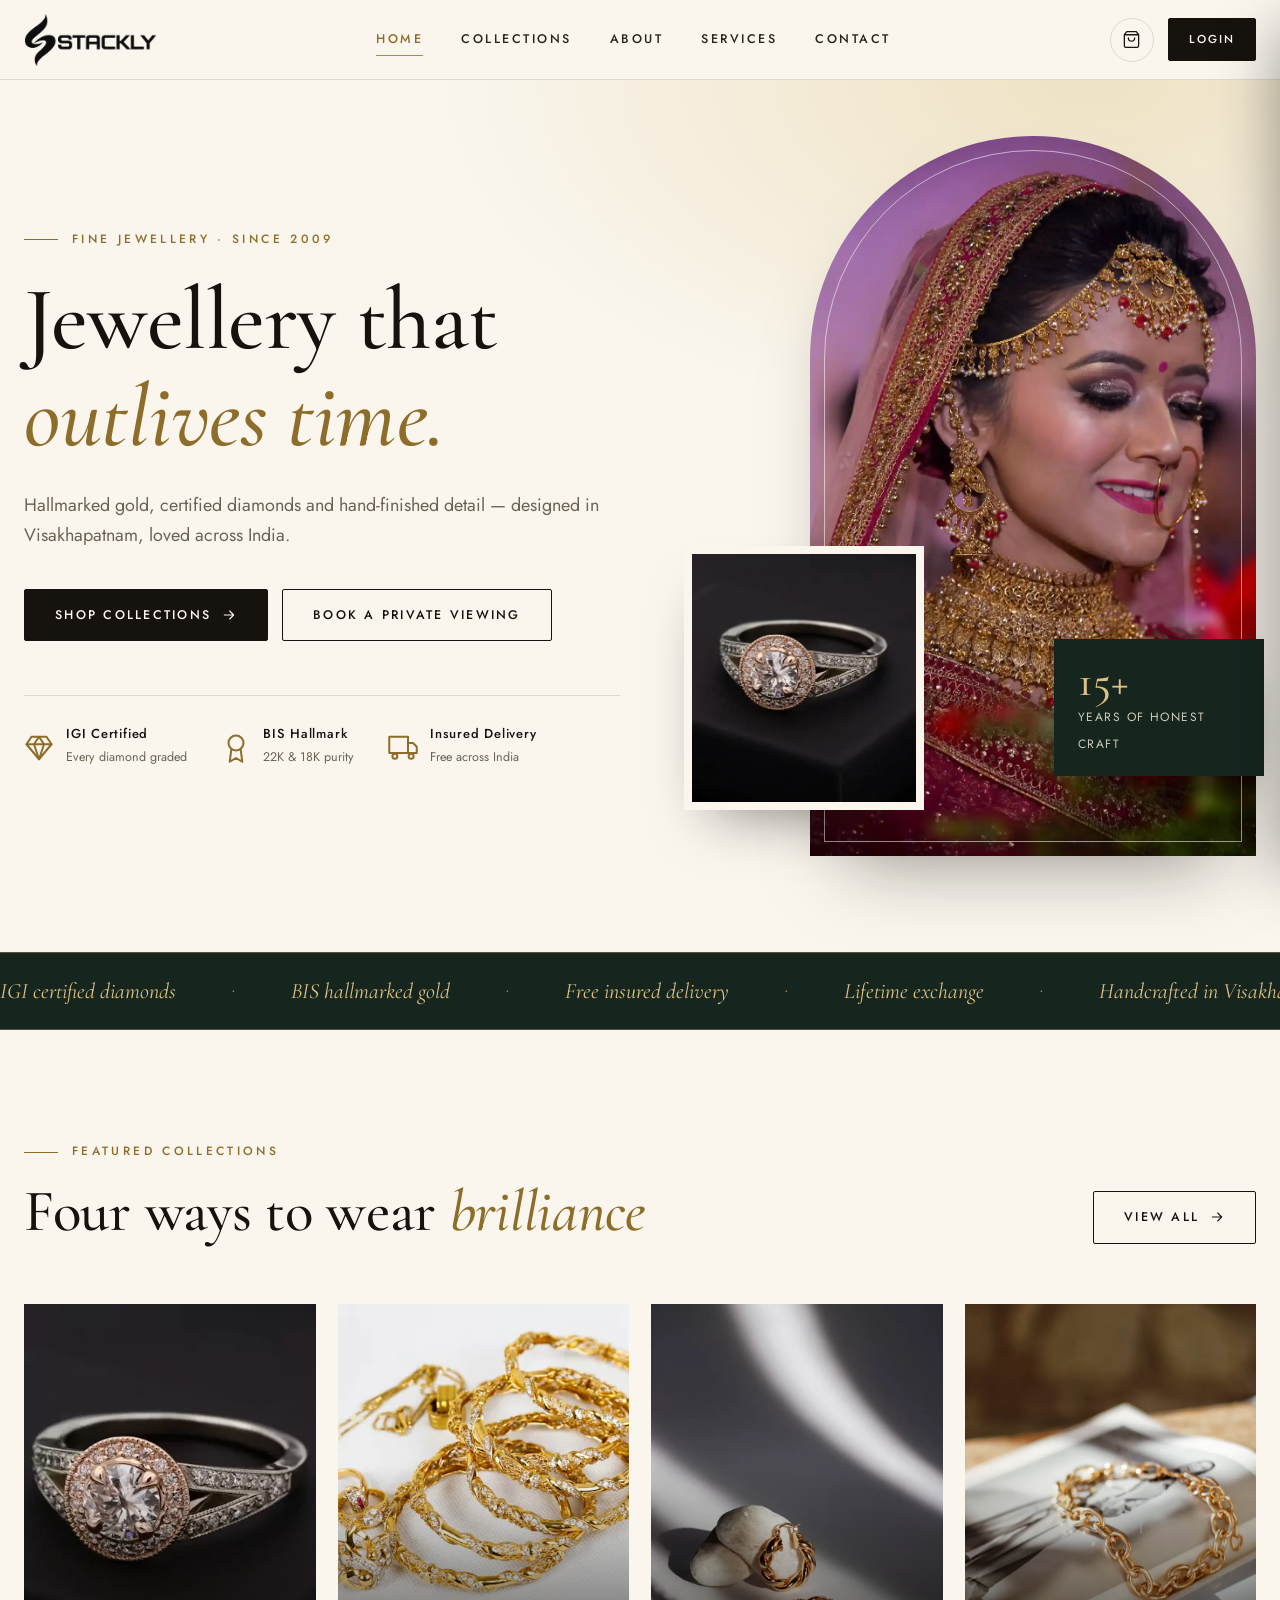
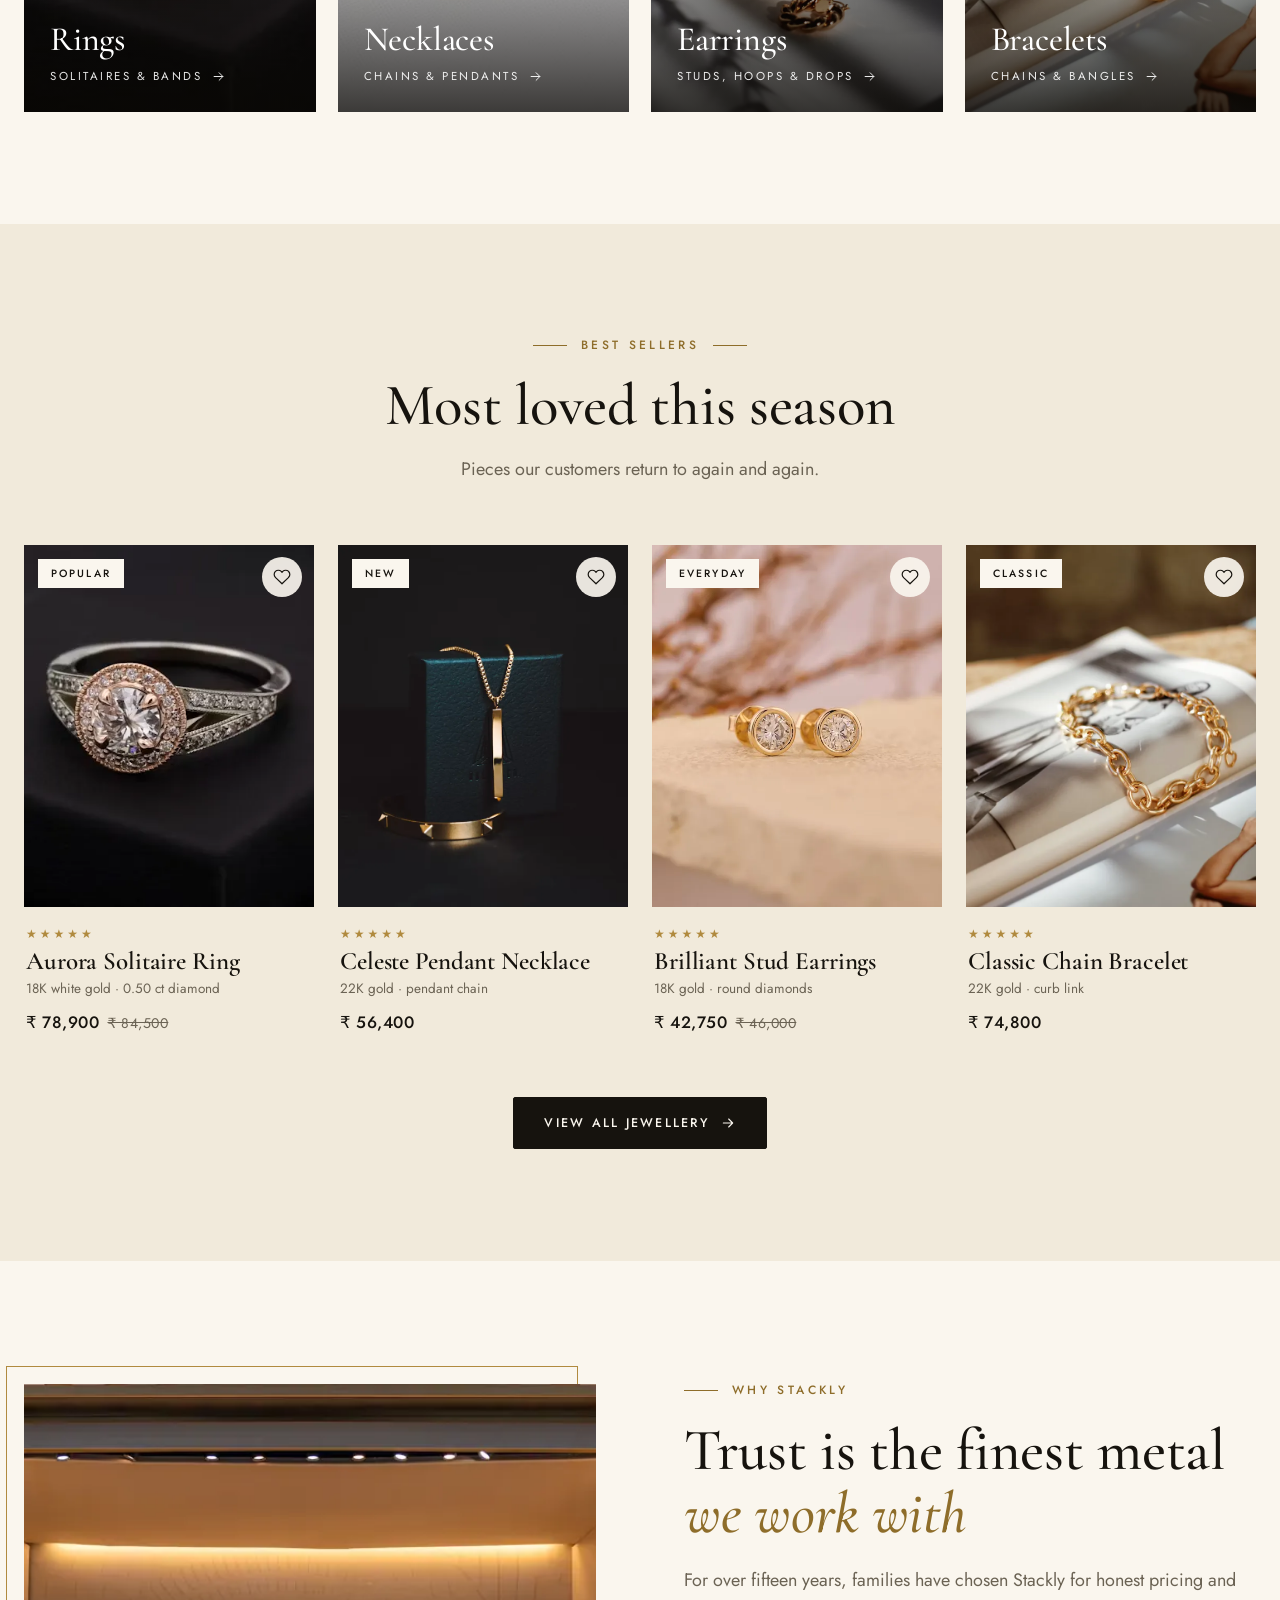
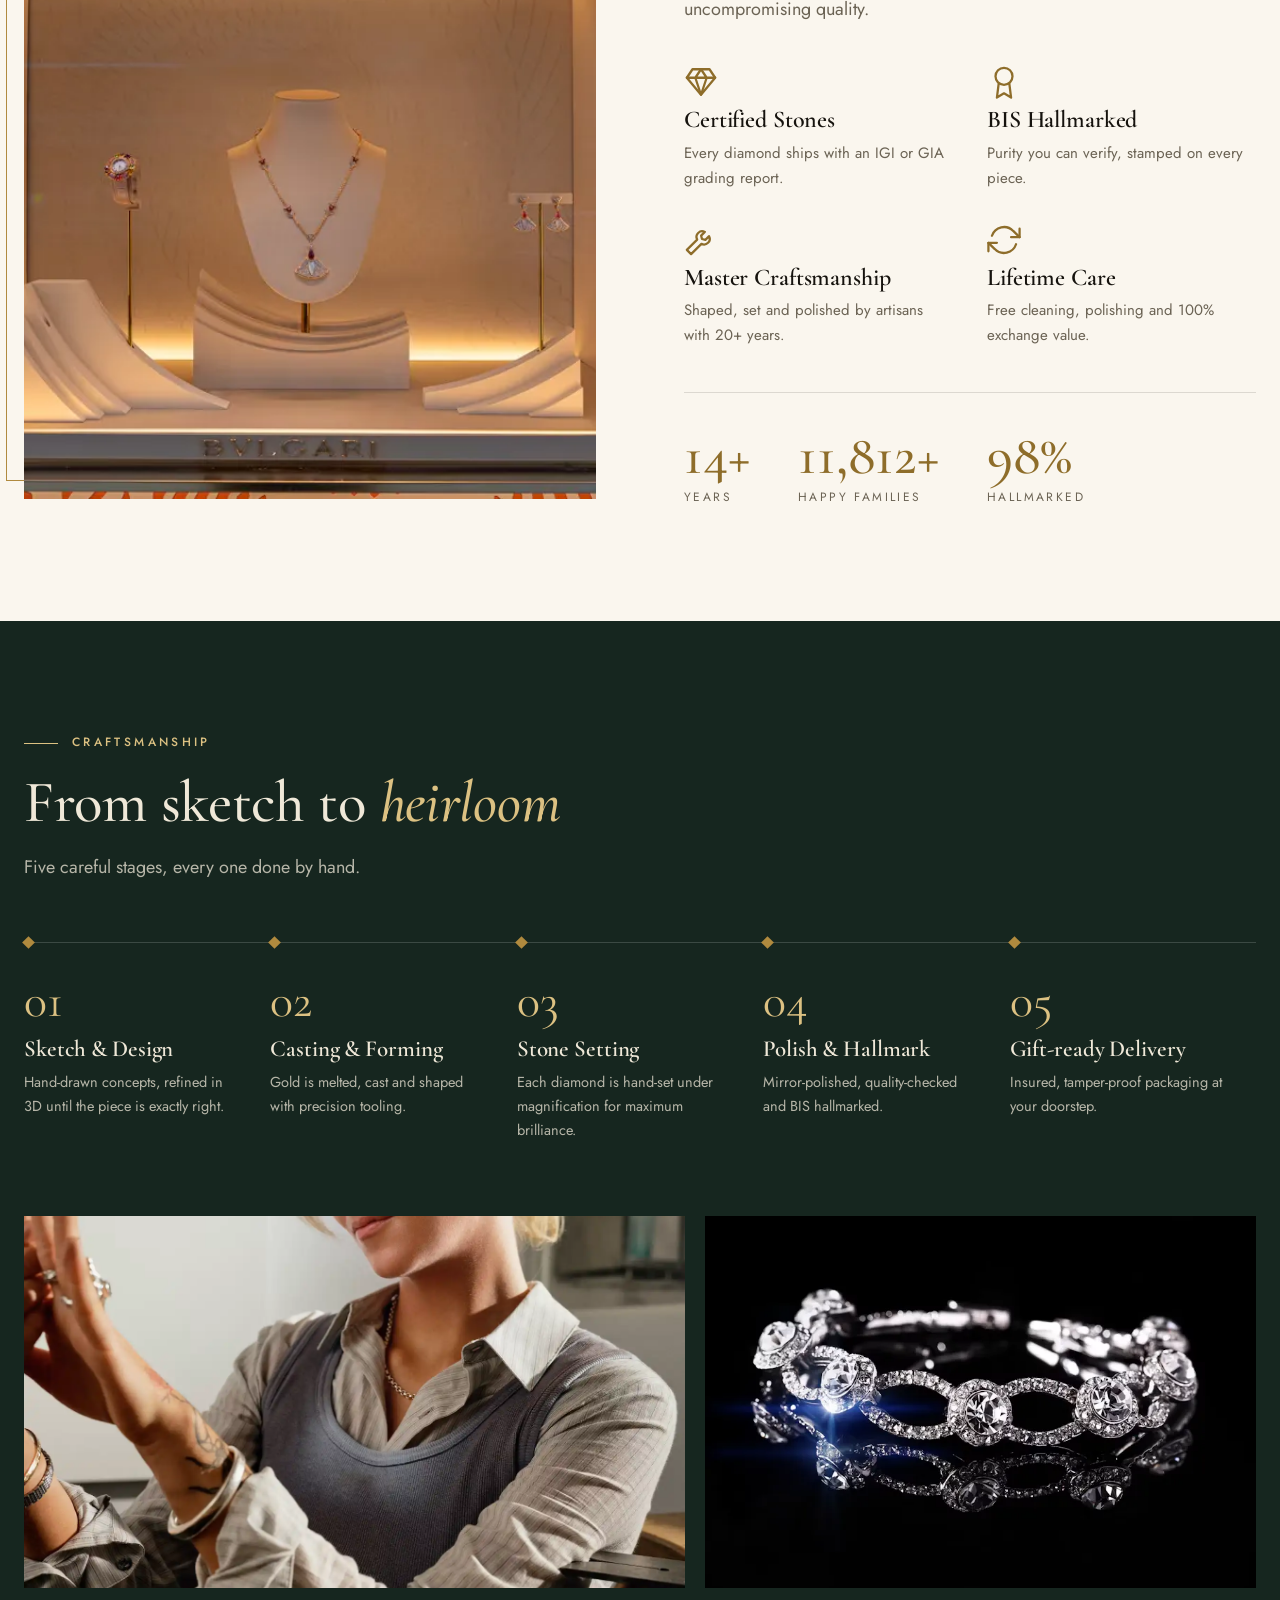
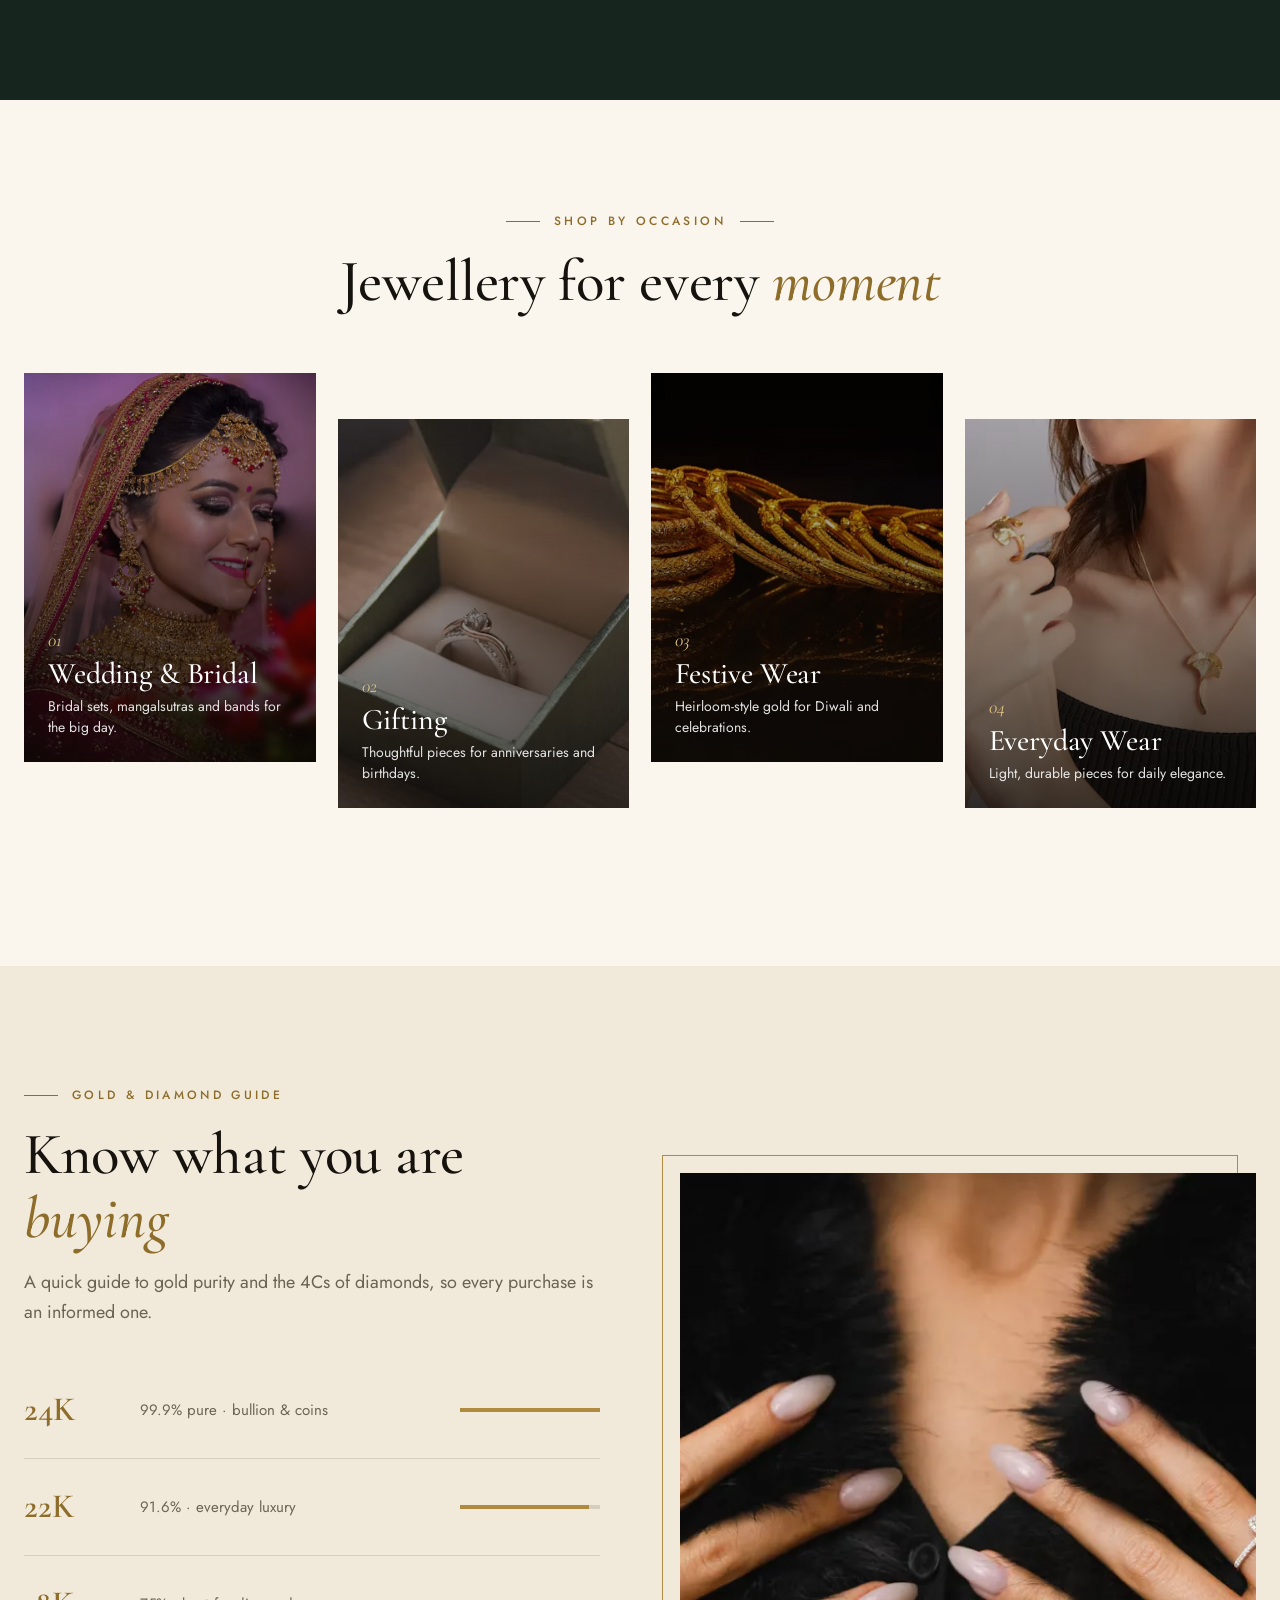
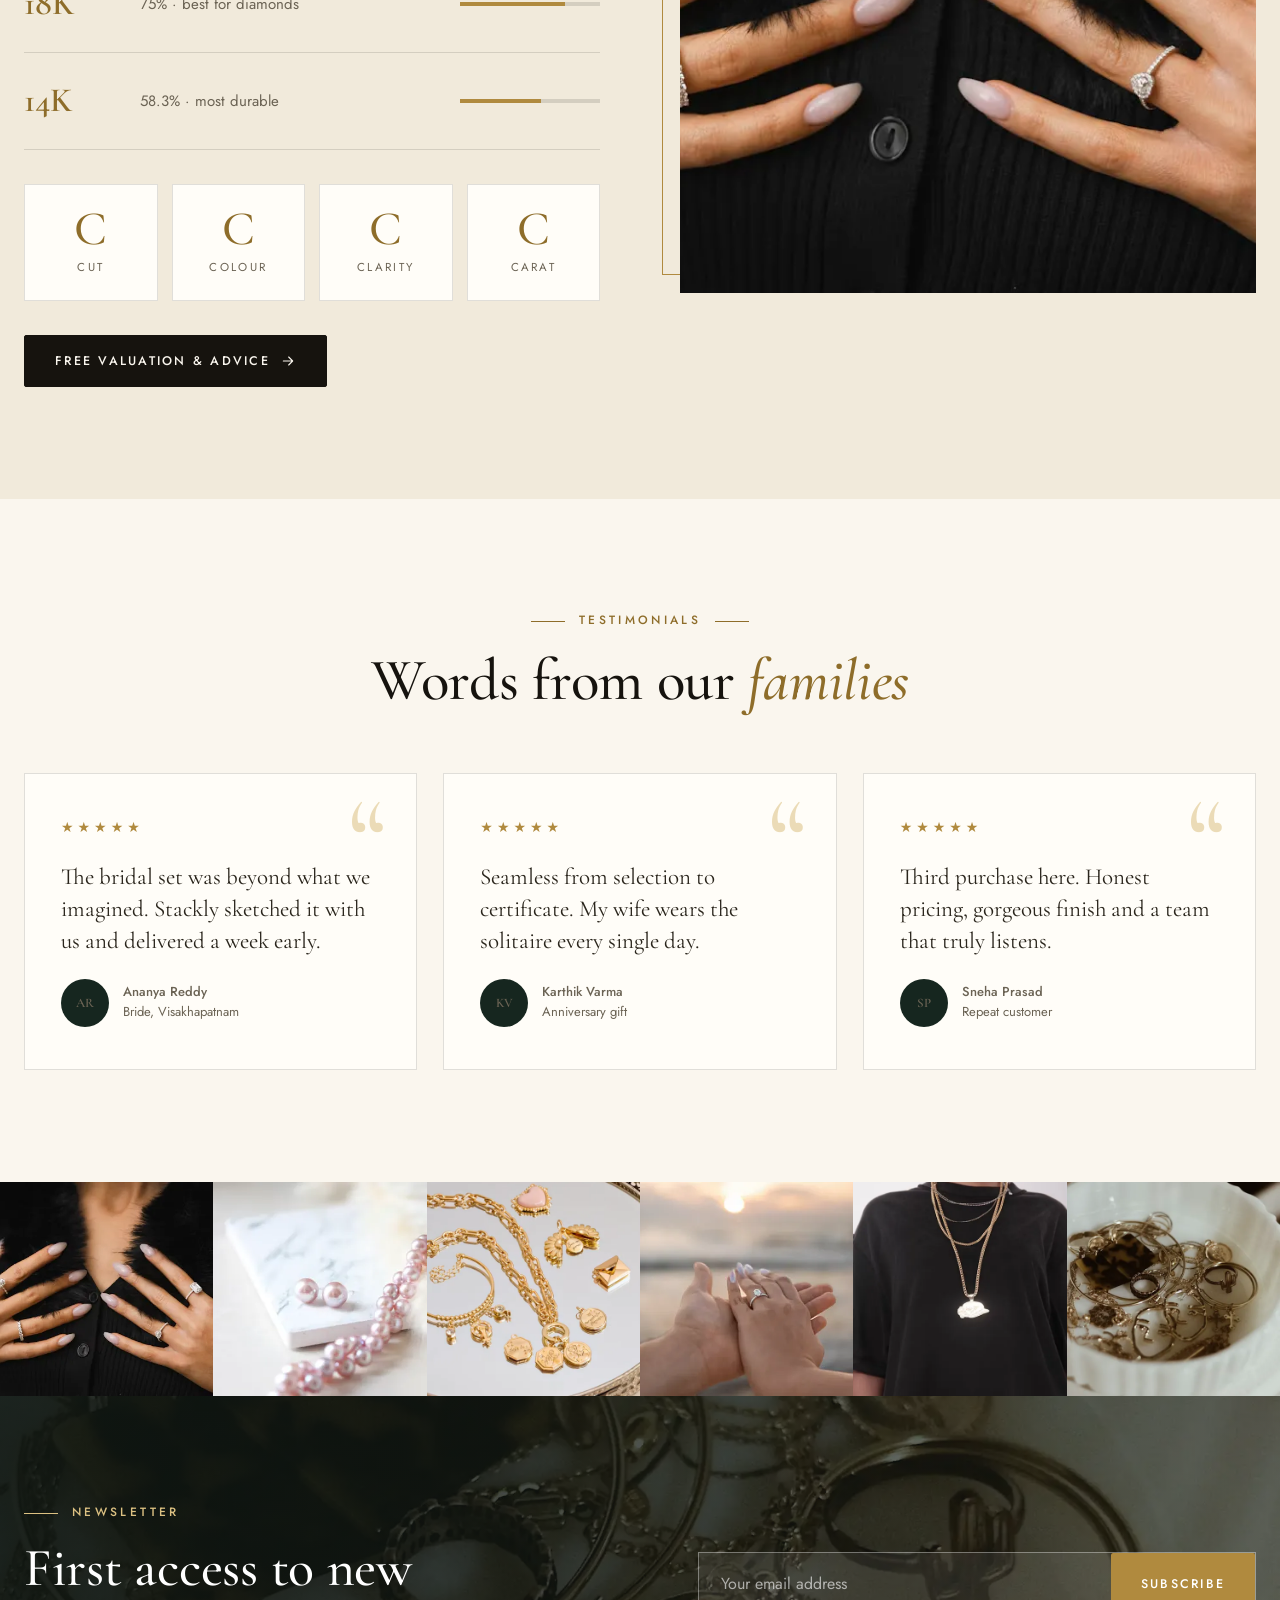
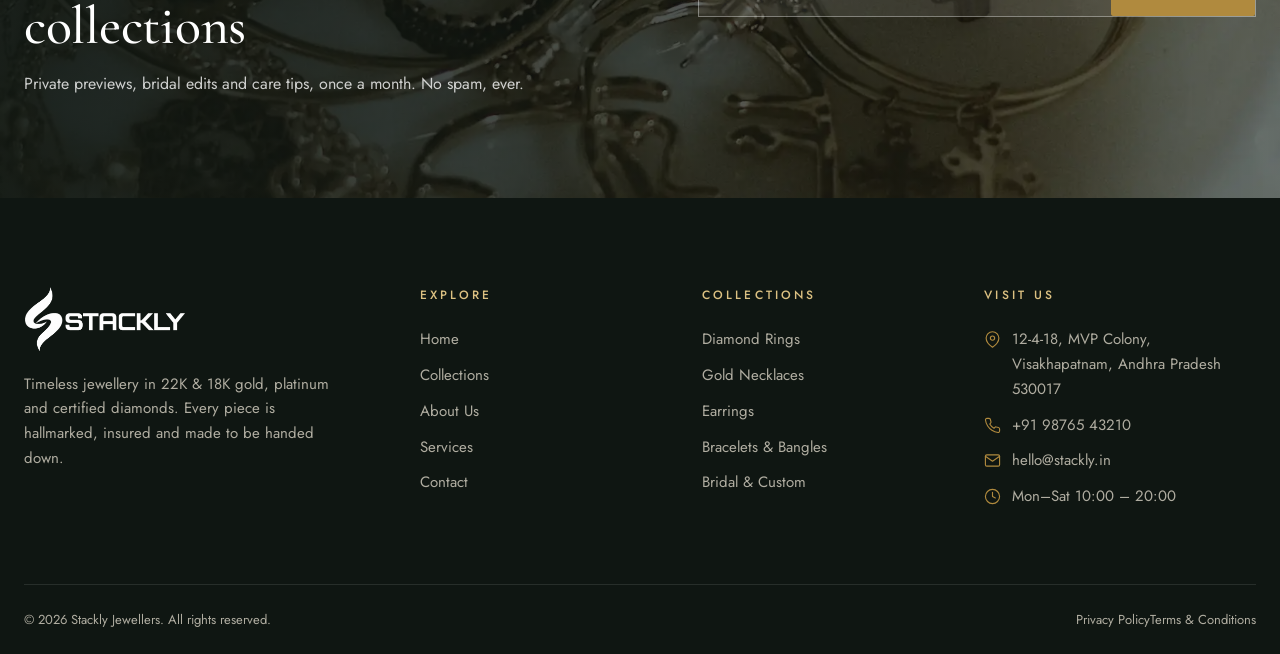
<file: index.html>
<!DOCTYPE html>
<html lang="en">
<head>
<meta charset="utf-8">
<meta name="viewport" content="width=device-width,initial-scale=1">
<title>Stackly Jewellers | Fine Gold &amp; Diamond Jewellery</title>
<meta name="description" content="Stackly Jewellers — hallmarked gold, certified diamonds and handcrafted fine jewellery in Visakhapatnam.">
<meta name="theme-color" content="#16261f">
<link rel="icon" type="image/png" href="assets/img/favicon.png">
<meta name="referrer" content="no-referrer">
<link rel="preconnect" href="https://fonts.googleapis.com"><link rel="preconnect" href="https://fonts.gstatic.com" crossorigin><link href="https://fonts.googleapis.com/css2?family=Cormorant+Garamond:ital,wght@0,400;0,500;0,600;1,400;1,500&family=Jost:wght@300;400;500;600&display=swap" rel="stylesheet">
<link rel="stylesheet" href="assets/css/site.css">
</head>
<body>
<header class="hdr" id="hdr">
  <div class="wrap hdr-in">
    <a class="brand" href="index.html" aria-label="Stackly Jewellers home"><img class="logo" src="assets/img/stackly-logo.png" alt="Stackly Jewellers" width="157" height="64"></a>
    <nav class="nav" aria-label="Main navigation"><a href="index.html" class="act" aria-current="page">Home</a><a href="collections.html">Collections</a><a href="about.html">About</a><a href="services.html">Services</a><a href="contact.html">Contact</a></nav>
    <div class="hdr-r">
      <button class="ibtn" type="button" data-cartbtn aria-label="Shopping bag"><svg viewBox="0 0 24 24" fill="none" stroke="currentColor" stroke-width="1.6" stroke-linecap="round" stroke-linejoin="round" aria-hidden="true"><path d="M6 2L3 6v14a2 2 0 0 0 2 2h14a2 2 0 0 0 2-2V6l-3-4zM3 6h18M16 10a4 4 0 0 1-8 0"/></svg><i data-cart data-n="0"></i></button>
      <a class="btn sm" href="login.html" data-login>Login</a>
      <button class="ibtn burger" id="menuOpen" type="button" aria-label="Open menu" aria-controls="mnav" aria-expanded="false"><svg viewBox="0 0 24 24" fill="none" stroke="currentColor" stroke-width="1.6" stroke-linecap="round" stroke-linejoin="round" aria-hidden="true"><path d="M3 7h18M3 12h18M3 17h18"/></svg></button>
    </div>
  </div>
</header>
<div class="mscrim" id="mscrim"></div>
<aside class="mnav" id="mnav" aria-label="Mobile menu">
  <div class="top"><a class="brand" href="index.html" aria-label="Stackly Jewellers home"><img class="logo" src="assets/img/stackly-logo.png" alt="Stackly Jewellers" width="157" height="64"></a><button class="ibtn" id="menuClose" type="button" aria-label="Close menu"><svg viewBox="0 0 24 24" fill="none" stroke="currentColor" stroke-width="1.6" stroke-linecap="round" stroke-linejoin="round" aria-hidden="true"><path d="M6 6l12 12M18 6L6 18"/></svg></button></div>
  <a class="l" href="index.html">Home</a><a class="l" href="collections.html">Collections</a><a class="l" href="about.html">About</a><a class="l" href="services.html">Services</a><a class="l" href="contact.html">Contact</a>
  <a class="btn" href="login.html" data-login>Login</a>
</aside>
<div class="toast" id="toast" role="status" aria-live="polite"></div>
<main id="main">

<section class="hero">
 <div class="wrap hero-g">
  <div>
   <span class="eyebrow">Fine Jewellery · Since 2009</span>
   <h1>Jewellery that <em>outlives time.</em></h1>
   <p class="lead">Hallmarked gold, certified diamonds and hand-finished detail — designed in Visakhapatnam, loved across India.</p>
   <div class="hero-cta"><a class="btn" href="404.html">Shop Collections <svg viewBox="0 0 24 24" fill="none" stroke="currentColor" stroke-width="1.6" stroke-linecap="round" stroke-linejoin="round" aria-hidden="true"><path d="M5 12h14M13 6l6 6-6 6"/></svg></a><a class="btn line" href="404.html">Book a Private Viewing</a></div>
   <div class="hero-trust">
    <div><svg viewBox="0 0 24 24" fill="none" stroke="currentColor" stroke-width="1.6" stroke-linecap="round" stroke-linejoin="round" aria-hidden="true"><path d="M6 3h12l4 6-10 12L2 9z"/><path d="M2 9h20M12 21L8 9l4-6 4 6z"/></svg><p><b>IGI Certified</b><span>Every diamond graded</span></p></div>
    <div><svg viewBox="0 0 24 24" fill="none" stroke="currentColor" stroke-width="1.6" stroke-linecap="round" stroke-linejoin="round" aria-hidden="true"><circle cx="12" cy="8" r="6"/><path d="M8.2 13.5L7 23l5-3 5 3-1.2-9.5"/></svg><p><b>BIS Hallmark</b><span>22K &amp; 18K purity</span></p></div>
    <div><svg viewBox="0 0 24 24" fill="none" stroke="currentColor" stroke-width="1.6" stroke-linecap="round" stroke-linejoin="round" aria-hidden="true"><path d="M1 3h15v13H1zM16 8h4l3 3v5h-7z"/><circle cx="5.5" cy="18.5" r="2"/><circle cx="18.5" cy="18.5" r="2"/></svg><p><b>Insured Delivery</b><span>Free across India</span></p></div>
   </div>
  </div>
  <div class="hero-art">
   <div class="arch"><img src="./gallery/home-page-1.webp" alt="Bridal portrait wearing ornate gold jewellery" fetchpriority="high"></div>
   <div class="sm ph"><img src="./gallery/home-page-2.webp" alt="Diamond solitaire ring" fetchpriority="high"></div>
   <div class="hero-badge"><b>15+</b><span>Years of honest craft</span></div>
  </div>
 </div>
</section>
<div class="strip" aria-hidden="true"><div class="strip-t"><span>IGI certified diamonds</span><span>BIS hallmarked gold</span><span>Free insured delivery</span><span>Lifetime exchange</span><span>Handcrafted in Visakhapatnam</span><span>Since 2009</span><span>IGI certified diamonds</span><span>BIS hallmarked gold</span><span>Free insured delivery</span><span>Lifetime exchange</span><span>Handcrafted in Visakhapatnam</span><span>Since 2009</span></div></div>

<section class="sec"><div class="wrap">
 <div class="sh row"><div style="display:grid;gap:18px"><span class="eyebrow">Featured Collections</span><h2 class="h2">Four ways to wear <em class="it">brilliance</em></h2></div><a class="btn line" href="404.html">View all <svg viewBox="0 0 24 24" fill="none" stroke="currentColor" stroke-width="1.6" stroke-linecap="round" stroke-linejoin="round" aria-hidden="true"><path d="M5 12h14M13 6l6 6-6 6"/></svg></a></div>
 <div class="col-g"><a class="col-t rv d0" ><div class="ph "><img src="./gallery/home-page-2.webp" alt="Rings" loading="lazy" decoding="async"></div><div class="cap"><h3>Rings</h3><span>Solitaires &amp; bands <svg viewBox="0 0 24 24" fill="none" stroke="currentColor" stroke-width="1.6" stroke-linecap="round" stroke-linejoin="round" aria-hidden="true"><path d="M5 12h14M13 6l6 6-6 6"/></svg></span></div></a><a class="col-t rv d1" ><div class="ph "><img src="./gallery/home-page-3.webp" alt="Necklaces" loading="lazy" decoding="async"></div><div class="cap"><h3>Necklaces</h3><span>Chains &amp; pendants <svg viewBox="0 0 24 24" fill="none" stroke="currentColor" stroke-width="1.6" stroke-linecap="round" stroke-linejoin="round" aria-hidden="true"><path d="M5 12h14M13 6l6 6-6 6"/></svg></span></div></a><a class="col-t rv d2" ><div class="ph "><img src="./gallery/home-page-4.webp" alt="Earrings" loading="lazy" decoding="async"></div><div class="cap"><h3>Earrings</h3><span>Studs, hoops &amp; drops <svg viewBox="0 0 24 24" fill="none" stroke="currentColor" stroke-width="1.6" stroke-linecap="round" stroke-linejoin="round" aria-hidden="true"><path d="M5 12h14M13 6l6 6-6 6"/></svg></span></div></a><a class="col-t rv d3" ><div class="ph "><img src="./gallery/home-page-5.webp" alt="Bracelets" loading="lazy" decoding="async"></div><div class="cap"><h3>Bracelets</h3><span>Chains &amp; bangles <svg viewBox="0 0 24 24" fill="none" stroke="currentColor" stroke-width="1.6" stroke-linecap="round" stroke-linejoin="round" aria-hidden="true"><path d="M5 12h14M13 6l6 6-6 6"/></svg></span></div></a></div>
</div></section>

<section class="sec cream"><div class="wrap">
 <div class="sh c"><span class="eyebrow">Best Sellers</span><h2 class="h2">Most loved this season</h2><p class="lead">Pieces our customers return to again and again.</p></div>
 <div class="p-g"><article class="pcard rv" data-cat="Rings">
  <div class="ph zoom"><img src="./gallery/home-page-6.webp" alt="Aurora Solitaire Ring" loading="lazy" decoding="async"><span class="tag">Popular</span><button class="heart" type="button" aria-label="Save Aurora Solitaire Ring to wishlist" aria-pressed="false"><svg viewBox="0 0 24 24" fill="none" stroke="currentColor" stroke-width="1.6" stroke-linecap="round" stroke-linejoin="round" aria-hidden="true"><path d="M20.8 4.6a5.5 5.5 0 0 0-7.8 0L12 5.7l-1-1.1a5.5 5.5 0 0 0-7.8 7.8l1 1.1L12 21l7.8-7.5 1-1.1a5.5 5.5 0 0 0 0-7.8z"/></svg></button><div class="quick"><button class="btn" type="button" data-add="Aurora Solitaire Ring">Add to bag</button></div></div>
  <div class="info"><span class="stars" aria-label="5 out of 5">★★★★★</span><h3>Aurora Solitaire Ring</h3><span class="meta">18K white gold · 0.50 ct diamond</span><span class="pr">₹ 78,900<s>₹ 84,500</s></span></div>
</article><article class="pcard rv" data-cat="Necklaces">
  <div class="ph zoom"><img src="./gallery/home-page-7.webp" alt="Celeste Pendant Necklace" loading="lazy" decoding="async"><span class="tag">New</span><button class="heart" type="button" aria-label="Save Celeste Pendant Necklace to wishlist" aria-pressed="false"><svg viewBox="0 0 24 24" fill="none" stroke="currentColor" stroke-width="1.6" stroke-linecap="round" stroke-linejoin="round" aria-hidden="true"><path d="M20.8 4.6a5.5 5.5 0 0 0-7.8 0L12 5.7l-1-1.1a5.5 5.5 0 0 0-7.8 7.8l1 1.1L12 21l7.8-7.5 1-1.1a5.5 5.5 0 0 0 0-7.8z"/></svg></button><div class="quick"><button class="btn" type="button" data-add="Celeste Pendant Necklace">Add to bag</button></div></div>
  <div class="info"><span class="stars" aria-label="5 out of 5">★★★★★</span><h3>Celeste Pendant Necklace</h3><span class="meta">22K gold · pendant chain</span><span class="pr">₹ 56,400</span></div>
</article><article class="pcard rv" data-cat="Earrings">
  <div class="ph zoom"><img src="./gallery/home-page-8.webp" alt="Brilliant Stud Earrings" loading="lazy" decoding="async"><span class="tag">Everyday</span><button class="heart" type="button" aria-label="Save Brilliant Stud Earrings to wishlist" aria-pressed="false"><svg viewBox="0 0 24 24" fill="none" stroke="currentColor" stroke-width="1.6" stroke-linecap="round" stroke-linejoin="round" aria-hidden="true"><path d="M20.8 4.6a5.5 5.5 0 0 0-7.8 0L12 5.7l-1-1.1a5.5 5.5 0 0 0-7.8 7.8l1 1.1L12 21l7.8-7.5 1-1.1a5.5 5.5 0 0 0 0-7.8z"/></svg></button><div class="quick"><button class="btn" type="button" data-add="Brilliant Stud Earrings">Add to bag</button></div></div>
  <div class="info"><span class="stars" aria-label="5 out of 5">★★★★★</span><h3>Brilliant Stud Earrings</h3><span class="meta">18K gold · round diamonds</span><span class="pr">₹ 42,750<s>₹ 46,000</s></span></div>
</article><article class="pcard rv" data-cat="Bracelets">
  <div class="ph zoom"><img src="./gallery/home-page-9.webp" alt="Classic Chain Bracelet" loading="lazy" decoding="async"><span class="tag">Classic</span><button class="heart" type="button" aria-label="Save Classic Chain Bracelet to wishlist" aria-pressed="false"><svg viewBox="0 0 24 24" fill="none" stroke="currentColor" stroke-width="1.6" stroke-linecap="round" stroke-linejoin="round" aria-hidden="true"><path d="M20.8 4.6a5.5 5.5 0 0 0-7.8 0L12 5.7l-1-1.1a5.5 5.5 0 0 0-7.8 7.8l1 1.1L12 21l7.8-7.5 1-1.1a5.5 5.5 0 0 0 0-7.8z"/></svg></button><div class="quick"><button class="btn" type="button" data-add="Classic Chain Bracelet">Add to bag</button></div></div>
  <div class="info"><span class="stars" aria-label="5 out of 5">★★★★★</span><h3>Classic Chain Bracelet</h3><span class="meta">22K gold · curb link</span><span class="pr">₹ 74,800</span></div>
</article></div>
 <div style="text-align:center;margin-top:60px"><a class="btn" href="404.html">View all jewellery <svg viewBox="0 0 24 24" fill="none" stroke="currentColor" stroke-width="1.6" stroke-linecap="round" stroke-linejoin="round" aria-hidden="true"><path d="M5 12h14M13 6l6 6-6 6"/></svg></a></div>
</div></section>

<section class="sec"><div class="wrap split">
 <div class="frame rv"><div class="ph tall"><img src="./gallery/home-page-10.webp" alt="Jewellery showcase at the Stackly showroom" loading="lazy" decoding="async"></div></div>
 <div class="rv d1">
  <span class="eyebrow">Why Stackly</span>
  <h2 class="h2" style="margin:18px 0 20px">Trust is the finest metal <em class="it">we work with</em></h2>
  <p class="lead">For over fifteen years, families have chosen Stackly for honest pricing and uncompromising quality.</p>
  <ul class="feat-l">
   <li><svg viewBox="0 0 24 24" fill="none" stroke="currentColor" stroke-width="1.6" stroke-linecap="round" stroke-linejoin="round" aria-hidden="true"><path d="M6 3h12l4 6-10 12L2 9z"/><path d="M2 9h20M12 21L8 9l4-6 4 6z"/></svg><h4>Certified Stones</h4><p>Every diamond ships with an IGI or GIA grading report.</p></li>
   <li><svg viewBox="0 0 24 24" fill="none" stroke="currentColor" stroke-width="1.6" stroke-linecap="round" stroke-linejoin="round" aria-hidden="true"><circle cx="12" cy="8" r="6"/><path d="M8.2 13.5L7 23l5-3 5 3-1.2-9.5"/></svg><h4>BIS Hallmarked</h4><p>Purity you can verify, stamped on every piece.</p></li>
   <li><svg viewBox="0 0 24 24" fill="none" stroke="currentColor" stroke-width="1.6" stroke-linecap="round" stroke-linejoin="round" aria-hidden="true"><path d="M14.7 6.3a4 4 0 0 0-5.4 5.4L2 19l3 3 7.3-7.3a4 4 0 0 0 5.4-5.4l-2.6 2.6-2.4-.6-.6-2.4z"/></svg><h4>Master Craftsmanship</h4><p>Shaped, set and polished by artisans with 20+ years.</p></li>
   <li><svg viewBox="0 0 24 24" fill="none" stroke="currentColor" stroke-width="1.6" stroke-linecap="round" stroke-linejoin="round" aria-hidden="true"><path d="M23 4v6h-6M1 20v-6h6"/><path d="M3.5 9a9 9 0 0 1 15-3.4L23 10M1 14l4.5 4.4A9 9 0 0 0 20.5 15"/></svg><h4>Lifetime Care</h4><p>Free cleaning, polishing and 100% exchange value.</p></li>
  </ul>
  <div class="stats"><div><b data-count="15" data-suffix="+">0</b><span>Years</span></div><div><b data-count="12000" data-suffix="+">0</b><span>Happy families</span></div><div><b data-count="100" data-suffix="%">0</b><span>Hallmarked</span></div></div>
 </div>
</div></section>

<section class="sec dark"><div class="wrap">
 <div class="sh"><span class="eyebrow">Craftsmanship</span><h2 class="h2">From sketch to <em class="it">heirloom</em></h2><p class="lead">Five careful stages, every one done by hand.</p></div>
 <ol class="steps" style="list-style:none;padding:0"><li class="rv d0"><b>01</b><h4>Sketch & Design</h4><p>Hand-drawn concepts, refined in 3D until the piece is exactly right.</p></li><li class="rv d1"><b>02</b><h4>Casting & Forming</h4><p>Gold is melted, cast and shaped with precision tooling.</p></li><li class="rv d2"><b>03</b><h4>Stone Setting</h4><p>Each diamond is hand-set under magnification for maximum brilliance.</p></li><li class="rv d3"><b>04</b><h4>Polish & Hallmark</h4><p>Mirror-polished, quality-checked and BIS hallmarked.</p></li><li class="rv d0"><b>05</b><h4>Gift-ready Delivery</h4><p>Insured, tamper-proof packaging at your doorstep.</p></li></ol>
 <div class="craft-img"><div class="ph rv"><img src="./gallery/home-page-11.webp" alt="Jeweller examining a piece at the workbench" loading="lazy" decoding="async"></div><div class="ph rv d1"><img src="./gallery/home-page-12.webp" alt="Polished gemstones on a dark surface" loading="lazy" decoding="async"></div></div>
</div></section>

<section class="sec"><div class="wrap">
 <div class="sh c"><span class="eyebrow">Shop by Occasion</span><h2 class="h2">Jewellery for every <em class="it">moment</em></h2></div>
 <div class="occ-g"><a class="occ rv d0" ><div class="ph "><img src="./gallery/home-page-13.webp" alt="Wedding &amp;amp; Bridal" loading="lazy" decoding="async"></div><div class="cap"><small>01</small><h3>Wedding &amp; Bridal</h3><p>Bridal sets, mangalsutras and bands for the big day.</p></div></a><a class="occ rv d1" ><div class="ph "><img src="./gallery/home-page-14.webp" alt="Gifting" loading="lazy" decoding="async"></div><div class="cap"><small>02</small><h3>Gifting</h3><p>Thoughtful pieces for anniversaries and birthdays.</p></div></a><a class="occ rv d2" ><div class="ph "><img src="./gallery/home-page-15.webp" alt="Festive Wear" loading="lazy" decoding="async"></div><div class="cap"><small>03</small><h3>Festive Wear</h3><p>Heirloom-style gold for Diwali and celebrations.</p></div></a><a class="occ rv d3" ><div class="ph "><img src="./gallery/home-page-16.webp" alt="Everyday Wear" loading="lazy" decoding="async"></div><div class="cap"><small>04</small><h3>Everyday Wear</h3><p>Light, durable pieces for daily elegance.</p></div></a></div>
</div></section>

<section class="sec cream"><div class="wrap guide-g">
 <div class="rv">
  <span class="eyebrow">Gold &amp; Diamond Guide</span>
  <h2 class="h2" style="margin:18px 0 18px">Know what you are <em class="it">buying</em></h2>
  <p class="lead">A quick guide to gold purity and the 4Cs of diamonds, so every purchase is an informed one.</p>
  <ul class="karat">
   <li><b>24K</b><span>99.9% pure · bullion &amp; coins</span><div class="bar"><i style="width:100%"></i></div></li>
   <li><b>22K</b><span>91.6% · everyday luxury</span><div class="bar"><i style="width:92%"></i></div></li>
   <li><b>18K</b><span>75% · best for diamonds</span><div class="bar"><i style="width:75%"></i></div></li>
   <li><b>14K</b><span>58.3% · most durable</span><div class="bar"><i style="width:58%"></i></div></li>
  </ul>
  <div class="fourc"><div><b>C</b><span>Cut</span></div><div><b>C</b><span>Colour</span></div><div><b>C</b><span>Clarity</span></div><div><b>C</b><span>Carat</span></div></div>
  <a class="btn" href="404.html">Free valuation &amp; advice <svg viewBox="0 0 24 24" fill="none" stroke="currentColor" stroke-width="1.6" stroke-linecap="round" stroke-linejoin="round" aria-hidden="true"><path d="M5 12h14M13 6l6 6-6 6"/></svg></a>
 </div>
 <div class="frame rv d1"><div class="ph tall"><img src="./gallery/home-page-17.webp" alt="Hands wearing sparkling diamond rings" loading="lazy" decoding="async"></div></div>
</div></section>

<section class="sec"><div class="wrap">
 <div class="sh c"><span class="eyebrow">Testimonials</span><h2 class="h2">Words from our <em class="it">families</em></h2></div>
 <div class="t-g"><figure class="tq rv d0" style="margin:0"><span class="stars">★★★★★</span><p>The bridal set was beyond what we imagined. Stackly sketched it with us and delivered a week early.</p><figcaption class="who"><span class="av">AR</span><span><b>Ananya Reddy</b><span>Bride, Visakhapatnam</span></span></figcaption></figure><figure class="tq rv d1" style="margin:0"><span class="stars">★★★★★</span><p>Seamless from selection to certificate. My wife wears the solitaire every single day.</p><figcaption class="who"><span class="av">KV</span><span><b>Karthik Varma</b><span>Anniversary gift</span></span></figcaption></figure><figure class="tq rv d2" style="margin:0"><span class="stars">★★★★★</span><p>Third purchase here. Honest pricing, gorgeous finish and a team that truly listens.</p><figcaption class="who"><span class="av">SP</span><span><b>Sneha Prasad</b><span>Repeat customer</span></span></figcaption></figure></div>
</div></section>

<section><div class="gal"><a  class="ph"><img src="./gallery/home-page-18.webp" alt="Stackly jewellery" loading="lazy" decoding="async"></a><a  class="ph"><img src="./gallery/home-page-19.webp" alt="Stackly jewellery" loading="lazy" decoding="async"></a><a  class="ph"><img src="./gallery/home-page-20.webp" alt="Stackly jewellery" loading="lazy" decoding="async"></a><a  class="ph"><img src="./gallery/home-page-21.webp" alt="Stackly jewellery" loading="lazy" decoding="async"></a><a  class="ph"><img src="./gallery/home-page-22.webp" alt="Stackly jewellery" loading="lazy" decoding="async"></a><a  class="ph"><img src="./gallery/home-page-23.webp" alt="Stackly jewellery" loading="lazy" decoding="async"></a></div></section>

<section class="band"><div class="ph "><img src="./gallery/home-page-24.webp" alt="" loading="lazy" decoding="async"></div>
 <div class="wrap band-in">
  <div><span class="eyebrow" style="color:var(--gold-l)">Newsletter</span><h2>First access to new collections</h2><p>Private previews, bridal edits and care tips, once a month. No spam, ever.</p></div>
  <div><form class="nl" data-news novalidate><input type="email" placeholder="Your email address" aria-label="Email address"><button class="btn gold" type="submit">Subscribe</button></form><span class="err-t"></span><p class="msg-ok">Thank you! You are on the list.</p></div>
 </div>
</section>
</main>
<footer class="ftr">
  <div class="wrap ftr-g">
    <div><a class="brand" href="index.html" aria-label="Stackly Jewellers home"><img class="logo" src="assets/img/stackly-logo.png" alt="Stackly Jewellers" width="157" height="64"></a><p>Timeless jewellery in 22K &amp; 18K gold, platinum and certified diamonds. Every piece is hallmarked, insured and made to be handed down.</p></div>
    <div><h5>Explore</h5><ul><li><a href="index.html">Home</a></li><li><a href="collections.html">Collections</a></li><li><a href="about.html">About Us</a></li><li><a href="services.html">Services</a></li><li><a href="contact.html">Contact</a></li></ul></div>
    <div><h5>Collections</h5><ul><li><a href="404.html">Diamond Rings</a></li><li><a href="404.html">Gold Necklaces</a></li><li><a href="404.html">Earrings</a></li><li><a href="404.html">Bracelets &amp; Bangles</a></li><li><a href="404.html">Bridal &amp; Custom</a></li></ul></div>
    <div><h5>Visit us</h5><ul>
      <li class="ci"><svg viewBox="0 0 24 24" fill="none" stroke="currentColor" stroke-width="1.6" stroke-linecap="round" stroke-linejoin="round" aria-hidden="true"><path d="M21 10c0 7-9 13-9 13S3 17 3 10a9 9 0 0 1 18 0z"/><circle cx="12" cy="10" r="3"/></svg><span>12-4-18, MVP Colony,<br>Visakhapatnam, Andhra Pradesh 530017</span></li>
      <li class="ci"><svg viewBox="0 0 24 24" fill="none" stroke="currentColor" stroke-width="1.6" stroke-linecap="round" stroke-linejoin="round" aria-hidden="true"><path d="M22 16.9v3a2 2 0 0 1-2.2 2 19.8 19.8 0 0 1-8.6-3.1 19.5 19.5 0 0 1-6-6A19.8 19.8 0 0 1 2.1 4.2 2 2 0 0 1 4.1 2h3a2 2 0 0 1 2 1.7c.1 1 .4 1.9.7 2.8a2 2 0 0 1-.5 2.1L8.1 9.9a16 16 0 0 0 6 6l1.3-1.3a2 2 0 0 1 2.1-.4c.9.3 1.8.6 2.8.7a2 2 0 0 1 1.7 2z"/></svg><span>+91 98765 43210</span></li>
      <li class="ci"><svg viewBox="0 0 24 24" fill="none" stroke="currentColor" stroke-width="1.6" stroke-linecap="round" stroke-linejoin="round" aria-hidden="true"><path d="M4 4h16a2 2 0 0 1 2 2v12a2 2 0 0 1-2 2H4a2 2 0 0 1-2-2V6a2 2 0 0 1 2-2z"/><path d="M22 6l-10 7L2 6"/></svg><span>hello@stackly.in</span></li>
      <li class="ci"><svg viewBox="0 0 24 24" fill="none" stroke="currentColor" stroke-width="1.6" stroke-linecap="round" stroke-linejoin="round" aria-hidden="true"><circle cx="12" cy="12" r="10"/><path d="M12 6v6l4 2"/></svg><span>Mon–Sat 10:00 – 20:00</span></li></ul></div>
  </div>
  <div class="wrap ftr-b"><span>© <span data-year>2026</span> Stackly Jewellers. All rights reserved.</span><span class="ftr-l"><sp><a href="404.html">Privacy Policy</a><a href="404.html">Terms &amp; Conditions</a></span></div>
</footer>
<script src="assets/js/site.js"></script>

</body>
</html>
</file>
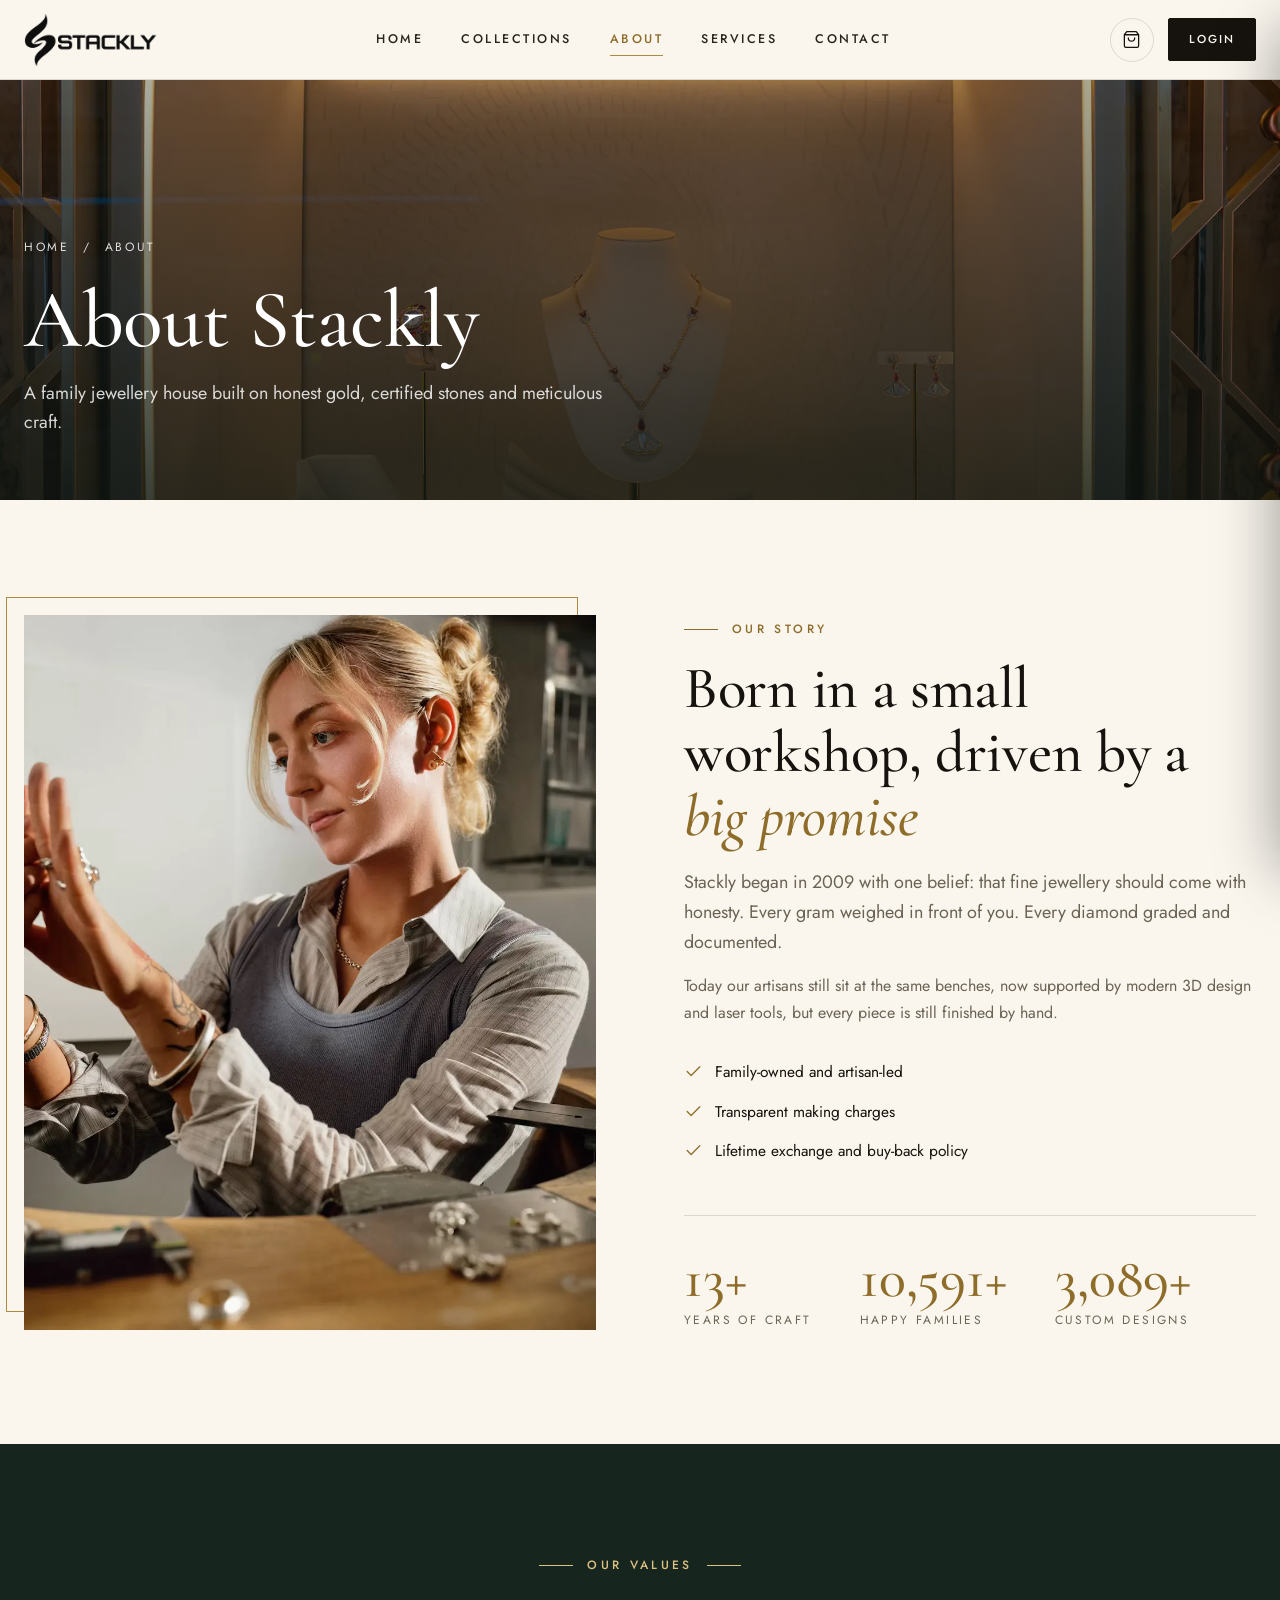
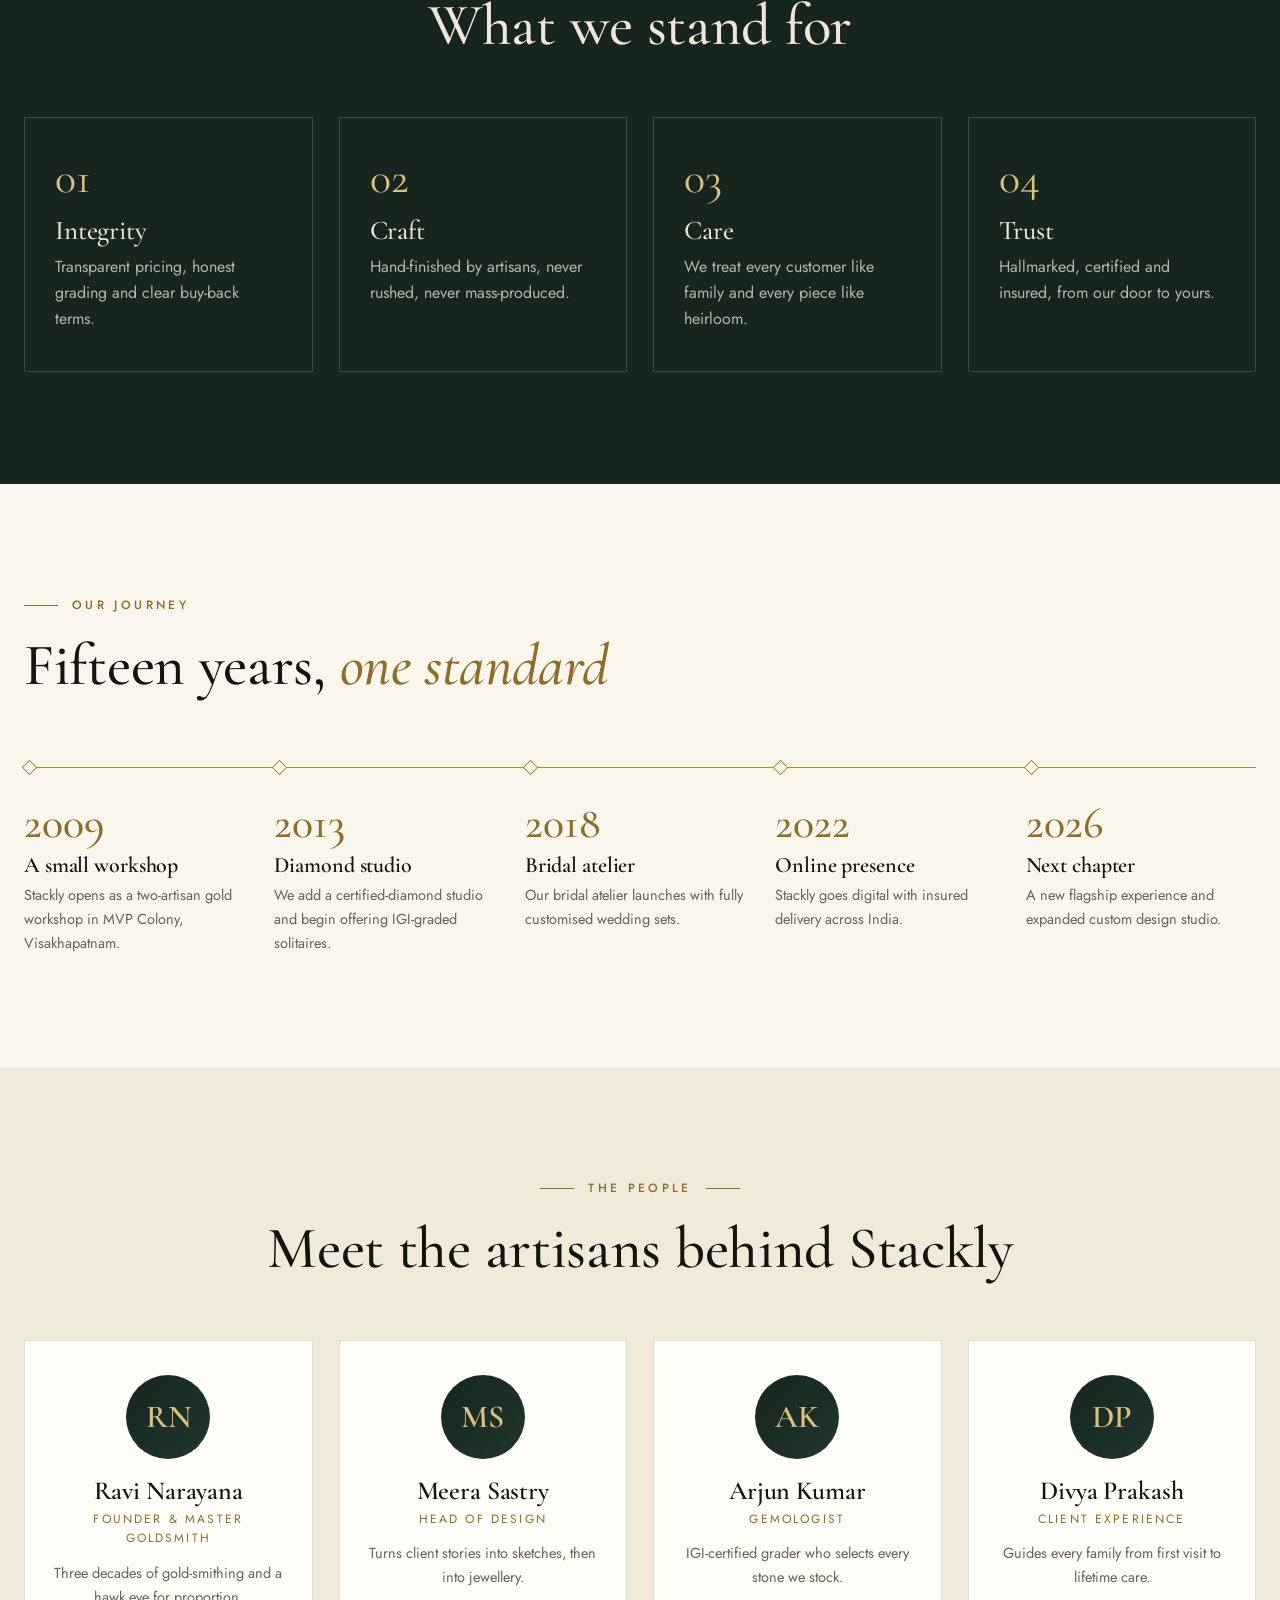
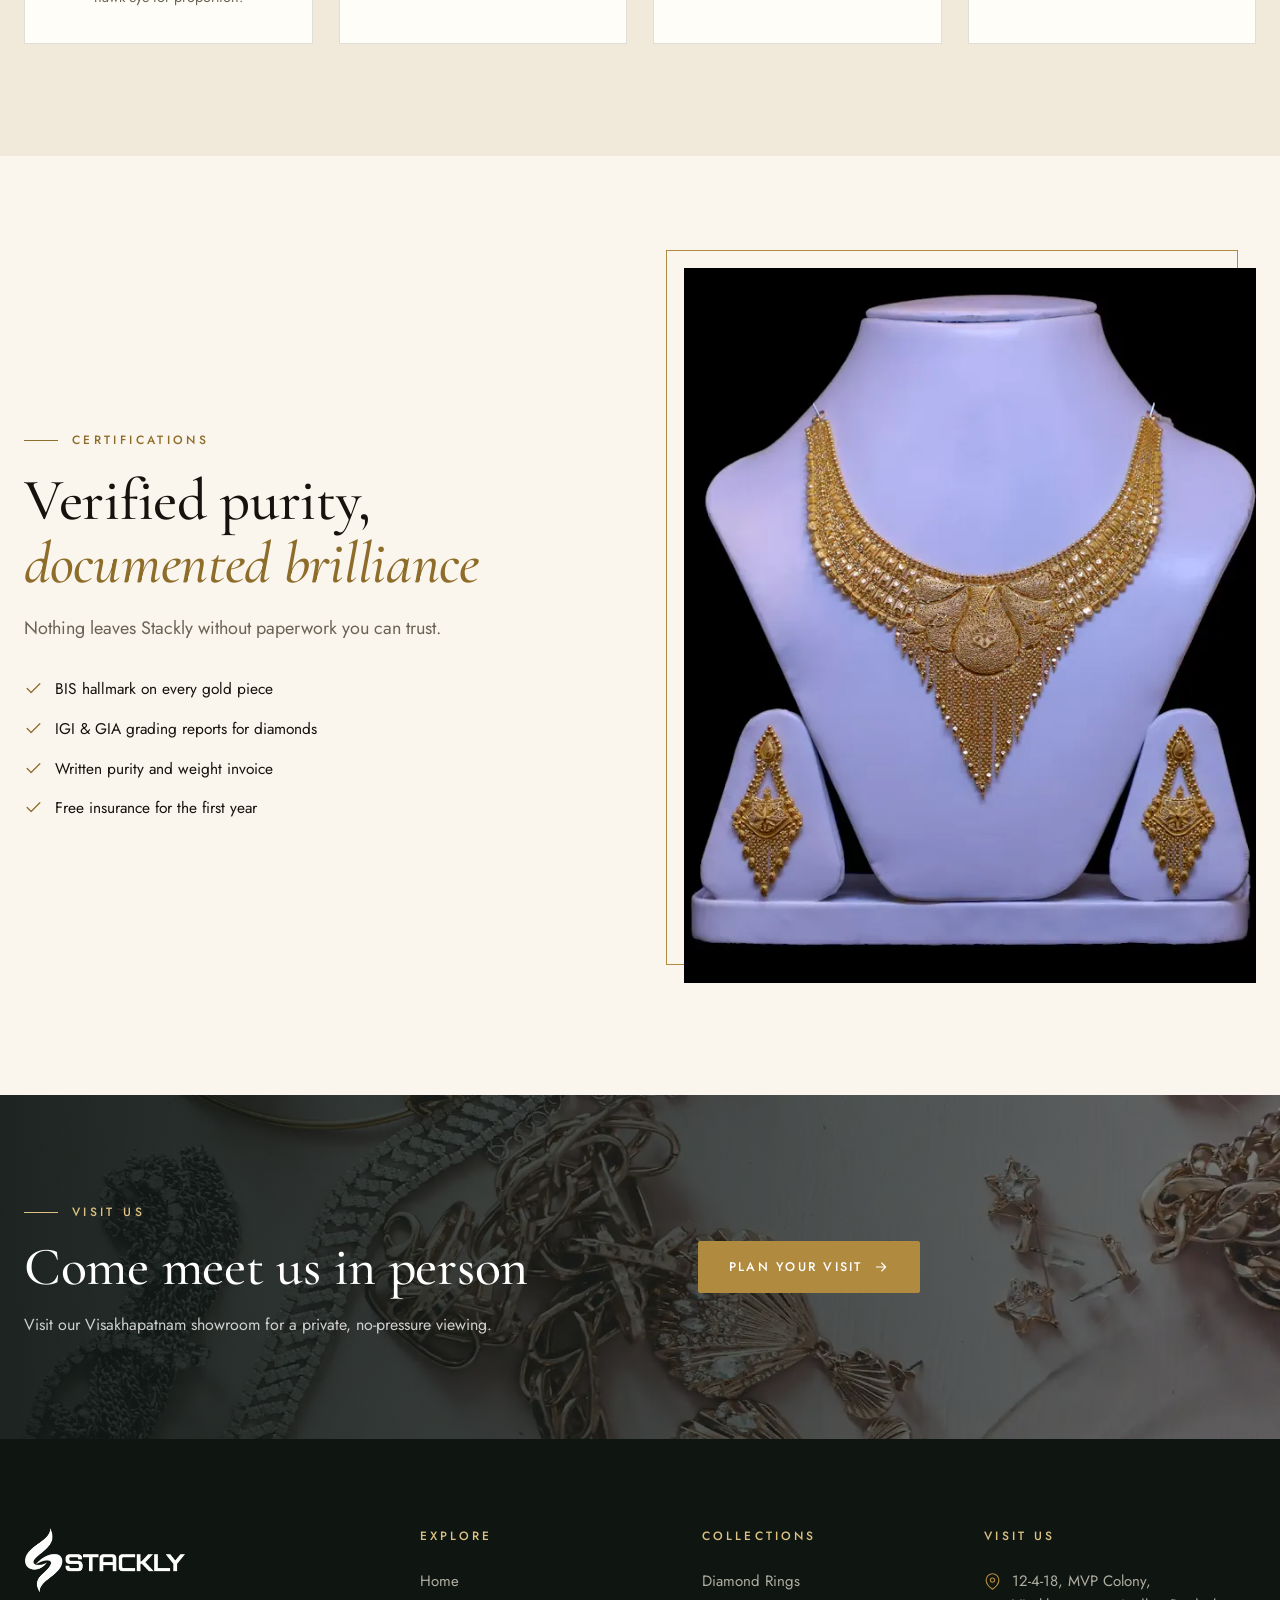
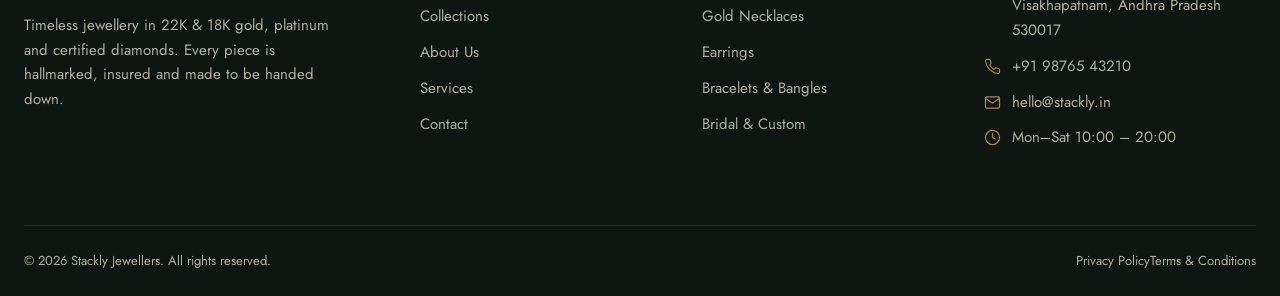
<file: about.html>
<!DOCTYPE html>
<html lang="en">
<head>
<meta charset="utf-8">
<meta name="viewport" content="width=device-width,initial-scale=1">
<title>About | Stackly Jewellers</title>
<meta name="description" content="The story, values and artisans behind Stackly Jewellers, Visakhapatnam.">
<meta name="theme-color" content="#16261f">
<link rel="icon" type="image/png" href="assets/img/favicon.png">
<meta name="referrer" content="no-referrer">
<link rel="preconnect" href="https://fonts.googleapis.com"><link rel="preconnect" href="https://fonts.gstatic.com" crossorigin><link href="https://fonts.googleapis.com/css2?family=Cormorant+Garamond:ital,wght@0,400;0,500;0,600;1,400;1,500&family=Jost:wght@300;400;500;600&display=swap" rel="stylesheet">
<link rel="stylesheet" href="assets/css/site.css">
</head>
<body>
<header class="hdr" id="hdr">
  <div class="wrap hdr-in">
    <a class="brand" href="index.html" aria-label="Stackly Jewellers home"><img class="logo" src="assets/img/stackly-logo.png" alt="Stackly Jewellers" width="157" height="64"></a>
    <nav class="nav" aria-label="Main navigation"><a href="index.html">Home</a><a href="collections.html">Collections</a><a href="about.html" class="act" aria-current="page">About</a><a href="services.html">Services</a><a href="contact.html">Contact</a></nav>
    <div class="hdr-r">
      <button class="ibtn" type="button" data-cartbtn aria-label="Shopping bag"><svg viewBox="0 0 24 24" fill="none" stroke="currentColor" stroke-width="1.6" stroke-linecap="round" stroke-linejoin="round" aria-hidden="true"><path d="M6 2L3 6v14a2 2 0 0 0 2 2h14a2 2 0 0 0 2-2V6l-3-4zM3 6h18M16 10a4 4 0 0 1-8 0"/></svg><i data-cart data-n="0"></i></button>
      <a class="btn sm" href="login.html" data-login>Login</a>
      <button class="ibtn burger" id="menuOpen" type="button" aria-label="Open menu" aria-controls="mnav" aria-expanded="false"><svg viewBox="0 0 24 24" fill="none" stroke="currentColor" stroke-width="1.6" stroke-linecap="round" stroke-linejoin="round" aria-hidden="true"><path d="M3 7h18M3 12h18M3 17h18"/></svg></button>
    </div>
  </div>
</header>
<div class="mscrim" id="mscrim"></div>
<aside class="mnav" id="mnav" aria-label="Mobile menu">
  <div class="top"><a class="brand" href="index.html" aria-label="Stackly Jewellers home"><img class="logo" src="assets/img/stackly-logo.png" alt="Stackly Jewellers" width="157" height="64"></a><button class="ibtn" id="menuClose" type="button" aria-label="Close menu"><svg viewBox="0 0 24 24" fill="none" stroke="currentColor" stroke-width="1.6" stroke-linecap="round" stroke-linejoin="round" aria-hidden="true"><path d="M6 6l12 12M18 6L6 18"/></svg></button></div>
  <a class="l" href="index.html">Home</a><a class="l" href="collections.html">Collections</a><a class="l" href="about.html">About</a><a class="l" href="services.html">Services</a><a class="l" href="contact.html">Contact</a>
  <a class="btn" href="login.html" data-login>Login</a>
</aside>
<div class="toast" id="toast" role="status" aria-live="polite"></div>
<main id="main">
<section class="pb"><div class="ph "><img src="./gallery/about-page-1.webp" alt="Jewellery display at Stackly showroom" fetchpriority="high"></div><div class="wrap"><div class="crumb"><a href="index.html">Home</a> &nbsp;/&nbsp; About</div><h1>About Stackly</h1><p>A family jewellery house built on honest gold, certified stones and meticulous craft.</p></div></section>
<section class="sec"><div class="wrap split">
 <div class="frame rv"><div class="ph tall"><img src="./gallery/about-page-2.webp" alt="Artisan at the jewellery workbench" loading="lazy" decoding="async"></div></div>
 <div class="rv d1"><span class="eyebrow">Our Story</span><h2 class="h2" style="margin:18px 0 20px">Born in a small workshop, driven by a <em class="it">big promise</em></h2>
  <p class="lead" style="margin-bottom:16px">Stackly began in 2009 with one belief: that fine jewellery should come with honesty. Every gram weighed in front of you. Every diamond graded and documented.</p>
  <p style="color:var(--muted);margin-bottom:26px">Today our artisans still sit at the same benches, now supported by modern 3D design and laser tools, but every piece is still finished by hand.</p>
  <ul class="ticks"><li><svg viewBox="0 0 24 24" fill="none" stroke="currentColor" stroke-width="1.6" stroke-linecap="round" stroke-linejoin="round" aria-hidden="true"><path d="M20 6L9 17l-5-5"/></svg>Family-owned and artisan-led</li><li><svg viewBox="0 0 24 24" fill="none" stroke="currentColor" stroke-width="1.6" stroke-linecap="round" stroke-linejoin="round" aria-hidden="true"><path d="M20 6L9 17l-5-5"/></svg>Transparent making charges</li><li><svg viewBox="0 0 24 24" fill="none" stroke="currentColor" stroke-width="1.6" stroke-linecap="round" stroke-linejoin="round" aria-hidden="true"><path d="M20 6L9 17l-5-5"/></svg>Lifetime exchange and buy-back policy</li></ul>
  <div class="stats"><div><b data-count="15" data-suffix="+">0</b><span>Years of craft</span></div><div><b data-count="12000" data-suffix="+">0</b><span>Happy families</span></div><div><b data-count="3500" data-suffix="+">0</b><span>Custom designs</span></div></div></div>
</div></section>
<section class="sec dark"><div class="wrap"><div class="sh c"><span class="eyebrow">Our Values</span><h2 class="h2">What we stand for</h2></div><ul class="vals"><li class="val rv d0"><b>01</b><h4>Integrity</h4><p>Transparent pricing, honest grading and clear buy-back terms.</p></li><li class="val rv d1"><b>02</b><h4>Craft</h4><p>Hand-finished by artisans, never rushed, never mass-produced.</p></li><li class="val rv d2"><b>03</b><h4>Care</h4><p>We treat every customer like family and every piece like heirloom.</p></li><li class="val rv d3"><b>04</b><h4>Trust</h4><p>Hallmarked, certified and insured, from our door to yours.</p></li></ul></div></section>
<section class="sec"><div class="wrap"><div class="sh"><span class="eyebrow">Our Journey</span><h2 class="h2">Fifteen years, <em class="it">one standard</em></h2></div><ul class="tl"><li class="rv d0"><b>2009</b><h4>A small workshop</h4><p>Stackly opens as a two-artisan gold workshop in MVP Colony, Visakhapatnam.</p></li><li class="rv d1"><b>2013</b><h4>Diamond studio</h4><p>We add a certified-diamond studio and begin offering IGI-graded solitaires.</p></li><li class="rv d2"><b>2018</b><h4>Bridal atelier</h4><p>Our bridal atelier launches with fully customised wedding sets.</p></li><li class="rv d3"><b>2022</b><h4>Online presence</h4><p>Stackly goes digital with insured delivery across India.</p></li><li class="rv d0"><b>2026</b><h4>Next chapter</h4><p>A new flagship experience and expanded custom design studio.</p></li></ul></div></section>
<section class="sec cream"><div class="wrap"><div class="sh c"><span class="eyebrow">The People</span><h2 class="h2">Meet the artisans behind Stackly</h2></div><ul class="team"><li class="mem rv d0"><div class="av">RN</div><h4>Ravi Narayana</h4><small>Founder & Master Goldsmith</small><p>Three decades of gold-smithing and a hawk eye for proportion.</p></li><li class="mem rv d1"><div class="av">MS</div><h4>Meera Sastry</h4><small>Head of Design</small><p>Turns client stories into sketches, then into jewellery.</p></li><li class="mem rv d2"><div class="av">AK</div><h4>Arjun Kumar</h4><small>Gemologist</small><p>IGI-certified grader who selects every stone we stock.</p></li><li class="mem rv d3"><div class="av">DP</div><h4>Divya Prakash</h4><small>Client Experience</small><p>Guides every family from first visit to lifetime care.</p></li></ul></div></section>
<section class="sec"><div class="wrap split rev">
 <div class="frame rv"><div class="ph tall"><img src="./gallery/about-page-3.webp" alt="Gold necklace and earrings on display stands" loading="lazy" decoding="async"></div></div>
 <div class="rv d1"><span class="eyebrow">Certifications</span><h2 class="h2" style="margin:18px 0 18px">Verified purity, <em class="it">documented brilliance</em></h2><p class="lead">Nothing leaves Stackly without paperwork you can trust.</p>
  <ul class="ticks" style="margin:26px 0 0"><li><svg viewBox="0 0 24 24" fill="none" stroke="currentColor" stroke-width="1.6" stroke-linecap="round" stroke-linejoin="round" aria-hidden="true"><path d="M20 6L9 17l-5-5"/></svg>BIS hallmark on every gold piece</li><li><svg viewBox="0 0 24 24" fill="none" stroke="currentColor" stroke-width="1.6" stroke-linecap="round" stroke-linejoin="round" aria-hidden="true"><path d="M20 6L9 17l-5-5"/></svg>IGI &amp; GIA grading reports for diamonds</li><li><svg viewBox="0 0 24 24" fill="none" stroke="currentColor" stroke-width="1.6" stroke-linecap="round" stroke-linejoin="round" aria-hidden="true"><path d="M20 6L9 17l-5-5"/></svg>Written purity and weight invoice</li><li><svg viewBox="0 0 24 24" fill="none" stroke="currentColor" stroke-width="1.6" stroke-linecap="round" stroke-linejoin="round" aria-hidden="true"><path d="M20 6L9 17l-5-5"/></svg>Free insurance for the first year</li></ul></div>
</div></section>
<section class="band"><div class="ph "><img src="./gallery/about-page-4.webp" alt="" loading="lazy" decoding="async"></div><div class="wrap band-in"><div><span class="eyebrow" style="color:var(--gold-l)">Visit Us</span><h2>Come meet us in person</h2><p>Visit our Visakhapatnam showroom for a private, no-pressure viewing.</p></div><div><a class="btn gold" href="404.html">Plan Your Visit <svg viewBox="0 0 24 24" fill="none" stroke="currentColor" stroke-width="1.6" stroke-linecap="round" stroke-linejoin="round" aria-hidden="true"><path d="M5 12h14M13 6l6 6-6 6"/></svg></a></div></div></section>
</main>
<footer class="ftr">
  <div class="wrap ftr-g">
    <div><a class="brand" href="index.html" aria-label="Stackly Jewellers home"><img class="logo" src="assets/img/stackly-logo.png" alt="Stackly Jewellers" width="157" height="64"></a><p>Timeless jewellery in 22K &amp; 18K gold, platinum and certified diamonds. Every piece is hallmarked, insured and made to be handed down.</p></div>
    <div><h5>Explore</h5><ul><li><a href="index.html">Home</a></li><li><a href="collections.html">Collections</a></li><li><a href="about.html">About Us</a></li><li><a href="services.html">Services</a></li><li><a href="contact.html">Contact</a></li></ul></div>
    <div><h5>Collections</h5><ul><li><a href="404.html">Diamond Rings</a></li><li><a href="404.html">Gold Necklaces</a></li><li><a href="404.html">Earrings</a></li><li><a href="404.html">Bracelets &amp; Bangles</a></li><li><a href="404.html">Bridal &amp; Custom</a></li></ul></div>
    <div><h5>Visit us</h5><ul>
      <li class="ci"><svg viewBox="0 0 24 24" fill="none" stroke="currentColor" stroke-width="1.6" stroke-linecap="round" stroke-linejoin="round" aria-hidden="true"><path d="M21 10c0 7-9 13-9 13S3 17 3 10a9 9 0 0 1 18 0z"/><circle cx="12" cy="10" r="3"/></svg><span>12-4-18, MVP Colony,<br>Visakhapatnam, Andhra Pradesh 530017</span></li>
      <li class="ci"><svg viewBox="0 0 24 24" fill="none" stroke="currentColor" stroke-width="1.6" stroke-linecap="round" stroke-linejoin="round" aria-hidden="true"><path d="M22 16.9v3a2 2 0 0 1-2.2 2 19.8 19.8 0 0 1-8.6-3.1 19.5 19.5 0 0 1-6-6A19.8 19.8 0 0 1 2.1 4.2 2 2 0 0 1 4.1 2h3a2 2 0 0 1 2 1.7c.1 1 .4 1.9.7 2.8a2 2 0 0 1-.5 2.1L8.1 9.9a16 16 0 0 0 6 6l1.3-1.3a2 2 0 0 1 2.1-.4c.9.3 1.8.6 2.8.7a2 2 0 0 1 1.7 2z"/></svg><span>+91 98765 43210</span></li>
      <li class="ci"><svg viewBox="0 0 24 24" fill="none" stroke="currentColor" stroke-width="1.6" stroke-linecap="round" stroke-linejoin="round" aria-hidden="true"><path d="M4 4h16a2 2 0 0 1 2 2v12a2 2 0 0 1-2 2H4a2 2 0 0 1-2-2V6a2 2 0 0 1 2-2z"/><path d="M22 6l-10 7L2 6"/></svg><span>hello@stackly.in</span></li>
      <li class="ci"><svg viewBox="0 0 24 24" fill="none" stroke="currentColor" stroke-width="1.6" stroke-linecap="round" stroke-linejoin="round" aria-hidden="true"><circle cx="12" cy="12" r="10"/><path d="M12 6v6l4 2"/></svg><span>Mon–Sat 10:00 – 20:00</span></li></ul></div>
  </div>
  <div class="wrap ftr-b"><span>© <span data-year>2026</span> Stackly Jewellers. All rights reserved.</span><span class="ftr-l"><sp><a href="404.html">Privacy Policy</a><a href="404.html">Terms &amp; Conditions</a></span></div>
</footer>
<script src="assets/js/site.js"></script>

</body>
</html>
</file>
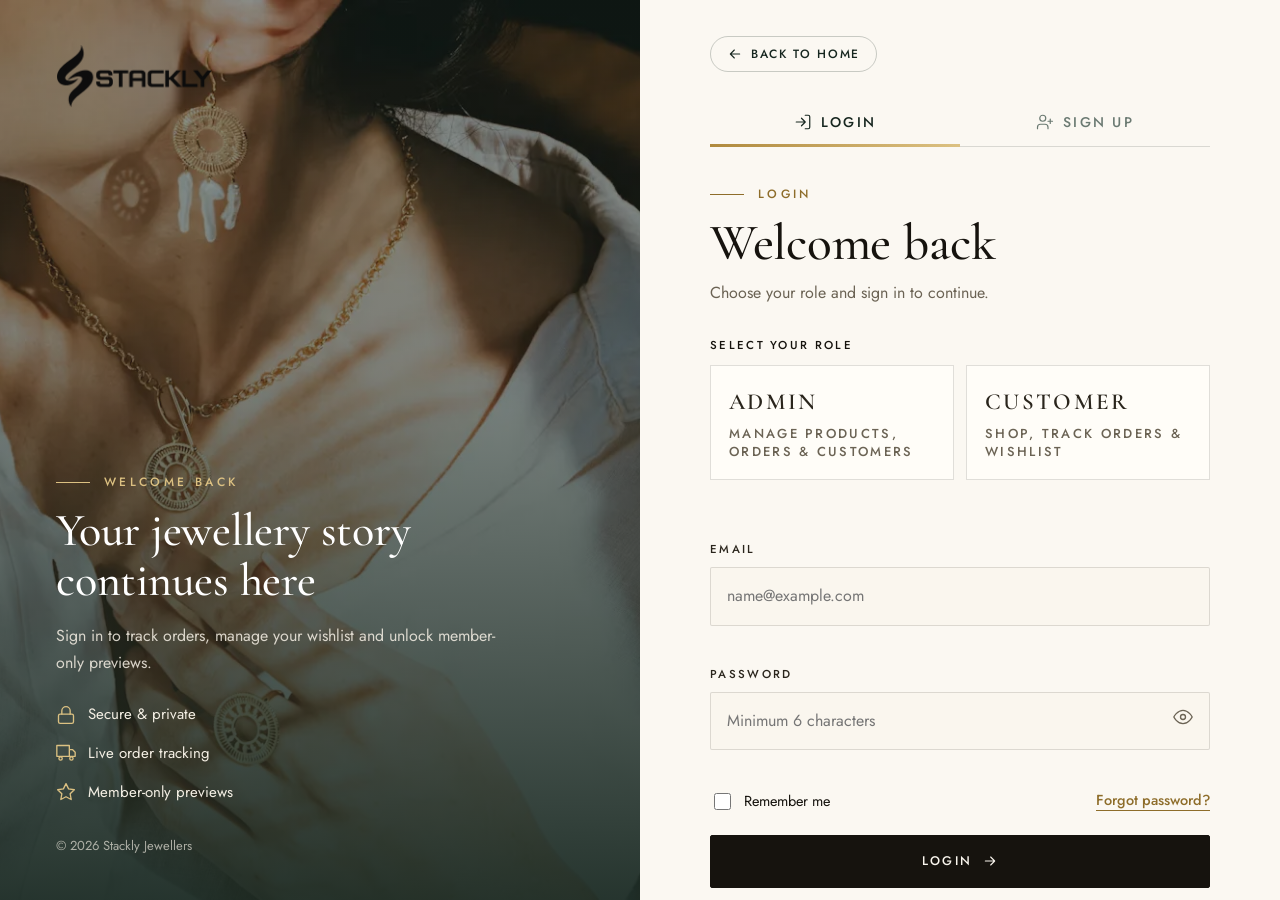
<file: admin-dashboard.html>
<!DOCTYPE html>
<html lang="en">
<head>
<meta charset="utf-8">
<meta name="viewport" content="width=device-width,initial-scale=1">
<title>Admin Dashboard | Stackly Jewellers</title>
<meta name="robots" content="noindex">
<meta name="referrer" content="no-referrer">
<link rel="icon" type="image/png" href="assets/img/favicon.png">
<link rel="preconnect" href="https://fonts.googleapis.com"><link rel="preconnect" href="https://fonts.gstatic.com" crossorigin><link href="https://fonts.googleapis.com/css2?family=Cormorant+Garamond:ital,wght@0,400;0,500;0,600;1,400;1,500&family=Jost:wght@300;400;500;600&display=swap" rel="stylesheet">
<link rel="stylesheet" href="assets/css/dash.css">
</head>
<body class="dash" data-role="Admin">
<aside class="sb" id="sb" aria-label="Dashboard menu">
  <div class="sb-top"><a class="brand" aria-current="page" href="#overview" aria-label="Stackly Jewellers home"><img class="logo" src="assets/img/stackly-logo.png" alt="Stackly Jewellers" width="157" height="64"></a><button class="sb-x" id="sbClose" type="button" aria-label="Close menu"><svg viewBox="0 0 24 24" fill="none" stroke="currentColor" stroke-width="1.6" stroke-linecap="round" stroke-linejoin="round" aria-hidden="true"><path d="M6 6l12 12M18 6L6 18"/></svg></button></div>
  <div class="sb-user"><div class="av3" data-u="initial">U</div><div><b data-u="name">User</b><span class="badge" data-u="role">Role</span><small class="sb-mail" data-u="email"></small></div></div>
  <div class="sb-label">Admin menu</div>
  <nav class="sb-nav"><button class="nv on" type="button" data-p="overview" data-t="Overview"><svg viewBox="0 0 24 24" fill="none" stroke="currentColor" stroke-width="1.6" stroke-linecap="round" stroke-linejoin="round" aria-hidden="true"><rect x="3" y="3" width="7" height="7"/><rect x="14" y="3" width="7" height="7"/><rect x="14" y="14" width="7" height="7"/><rect x="3" y="14" width="7" height="7"/></svg><span>Overview</span></button><button class="nv" type="button" data-p="products" data-t="Products"><svg viewBox="0 0 24 24" fill="none" stroke="currentColor" stroke-width="1.6" stroke-linecap="round" stroke-linejoin="round" aria-hidden="true"><path d="M21 16V8a2 2 0 0 0-1-1.7l-7-4a2 2 0 0 0-2 0l-7 4A2 2 0 0 0 3 8v8a2 2 0 0 0 1 1.7l7 4a2 2 0 0 0 2 0l7-4A2 2 0 0 0 21 16z"/><path d="M3.3 7L12 12l8.7-5M12 22V12"/></svg><span>Products</span></button><button class="nv" type="button" data-p="orders" data-t="Orders"><svg viewBox="0 0 24 24" fill="none" stroke="currentColor" stroke-width="1.6" stroke-linecap="round" stroke-linejoin="round" aria-hidden="true"><path d="M6 2L3 6v14a2 2 0 0 0 2 2h14a2 2 0 0 0 2-2V6l-3-4zM3 6h18M16 10a4 4 0 0 1-8 0"/></svg><span>Orders</span></button><button class="nv" type="button" data-p="customers" data-t="Customers"><svg viewBox="0 0 24 24" fill="none" stroke="currentColor" stroke-width="1.6" stroke-linecap="round" stroke-linejoin="round" aria-hidden="true"><path d="M17 21v-2a4 4 0 0 0-4-4H5a4 4 0 0 0-4 4v2"/><circle cx="9" cy="7" r="4"/><path d="M23 21v-2a4 4 0 0 0-3-3.9M16 3.1a4 4 0 0 1 0 7.8"/></svg><span>Customers</span></button><button class="nv" type="button" data-p="inventory" data-t="Inventory"><svg viewBox="0 0 24 24" fill="none" stroke="currentColor" stroke-width="1.6" stroke-linecap="round" stroke-linejoin="round" aria-hidden="true"><path d="M12 2L2 7l10 5 10-5-10-5zM2 17l10 5 10-5M2 12l10 5 10-5"/></svg><span>Inventory</span></button><button class="nv" type="button" data-p="reports" data-t="Reports"><svg viewBox="0 0 24 24" fill="none" stroke="currentColor" stroke-width="1.6" stroke-linecap="round" stroke-linejoin="round" aria-hidden="true"><path d="M18 20V10M12 20V4M6 20v-6"/></svg><span>Reports</span></button><button class="nv" type="button" data-p="settings" data-t="Settings"><svg viewBox="0 0 24 24" fill="none" stroke="currentColor" stroke-width="1.6" stroke-linecap="round" stroke-linejoin="round" aria-hidden="true"><path d="M4 21v-7M4 10V3M12 21v-9M12 8V3M20 21v-5M20 12V3M1 14h6M9 8h6M17 16h6"/></svg><span>Settings</span></button><button class="nv" type="button" data-p="profile" data-t="Profile"><svg viewBox="0 0 24 24" fill="none" stroke="currentColor" stroke-width="1.6" stroke-linecap="round" stroke-linejoin="round" aria-hidden="true"><path d="M20 21v-2a4 4 0 0 0-4-4H8a4 4 0 0 0-4 4v2"/><circle cx="12" cy="7" r="4"/></svg><span>Profile</span></button></nav>
  <div class="sb-foot"><button type="button" data-logout><svg viewBox="0 0 24 24" fill="none" stroke="currentColor" stroke-width="1.6" stroke-linecap="round" stroke-linejoin="round" aria-hidden="true"><path d="M9 21H5a2 2 0 0 1-2-2V5a2 2 0 0 1 2-2h4M16 17l5-5-5-5M21 12H9"/></svg> Logout</button></div>
</aside>
<div class="scrim" id="scrim"></div>
<header class="tb">
  <div class="tb-l"><button class="burger ib" id="sbOpen" type="button" aria-label="Open menu"><svg viewBox="0 0 24 24" fill="none" stroke="currentColor" stroke-width="1.6" stroke-linecap="round" stroke-linejoin="round" aria-hidden="true"><path d="M3 7h18M3 12h18M3 17h18"/></svg></button><div><span class="crumb">Admin console</span><h1 id="ptitle">Overview</h1></div></div>
  <div class="tb-r">
    <label class="srch"><svg viewBox="0 0 24 24" fill="none" stroke="currentColor" stroke-width="1.6" stroke-linecap="round" stroke-linejoin="round" aria-hidden="true"><circle cx="11" cy="11" r="8"/><path d="M21 21l-4.3-4.3"/></svg><input id="gsearch" type="search" placeholder="Search this page..." aria-label="Search this page"></label>
    <button class="ib" id="bell" type="button" aria-label="Notifications"><svg viewBox="0 0 24 24" fill="none" stroke="currentColor" stroke-width="1.6" stroke-linecap="round" stroke-linejoin="round" aria-hidden="true"><path d="M18 8A6 6 0 0 0 6 8c0 7-3 9-3 9h18s-3-2-3-9M13.7 21a2 2 0 0 1-3.4 0"/></svg><i></i></button>
    <div class="chip-u"><div class="av3" data-u="initial">U</div><div><b data-u="name">User</b><small data-u="email">email</small></div></div>
  </div>
</header>
<div class="main"><div class="content"><div class="ubar" aria-label="Signed in user"><div class="av3" data-u="initial">U</div><div class="ub-t"><b data-u="name">User</b><span class="badge" data-u="role">Role</span><small data-u="email"></small></div></div>
<section class="panel on" id="p-overview"><div class="stack">
<div class="welcome"><div class="bg"><img src="https://images.unsplash.com/photo-1774110101478-bb066db7ccf0?auto=format&fit=crop&w=1600&q=75" alt=""></div><div><small>Admin console</small><h2>Welcome back, <span data-u="name">Admin</span></h2><p>Signed in as <b data-u="role">Admin</b> · <span data-u="email"></span></p></div><div class="acts"><button class="btn gold" type="button" data-goto="products">Add Product</button><button class="btn line-l" type="button" data-goto="orders">View Orders</button></div></div>
<div class="g-stats"><div class="dc sc a"><div class="ico"><svg viewBox="0 0 24 24" fill="none" stroke="currentColor" stroke-width="1.6" stroke-linecap="round" stroke-linejoin="round" aria-hidden="true"><path d="M6 3h12M6 8h12M6 13l8.5 8M6 13h3a4 4 0 0 0 0-8"/></svg></div><div><small>Revenue</small><b>₹ 18.4 L</b><span class="dl">+12.5% this month</span></div></div><div class="dc sc b"><div class="ico"><svg viewBox="0 0 24 24" fill="none" stroke="currentColor" stroke-width="1.6" stroke-linecap="round" stroke-linejoin="round" aria-hidden="true"><path d="M6 2L3 6v14a2 2 0 0 0 2 2h14a2 2 0 0 0 2-2V6l-3-4zM3 6h18M16 10a4 4 0 0 1-8 0"/></svg></div><div><small>Orders</small><b data-count="248" data-suffix="">0</b><span class="dl"> +8% this month</span></div></div><div class="dc sc c"><div class="ico"><svg viewBox="0 0 24 24" fill="none" stroke="currentColor" stroke-width="1.6" stroke-linecap="round" stroke-linejoin="round" aria-hidden="true"><path d="M17 21v-2a4 4 0 0 0-4-4H5a4 4 0 0 0-4 4v2"/><circle cx="9" cy="7" r="4"/><path d="M23 21v-2a4 4 0 0 0-3-3.9M16 3.1a4 4 0 0 1 0 7.8"/></svg></div><div><small>Customers</small><b data-count="1320" data-suffix="">0</b><span class="dl">+5% this month</span></div></div><div class="dc sc d"><div class="ico"><svg viewBox="0 0 24 24" fill="none" stroke="currentColor" stroke-width="1.6" stroke-linecap="round" stroke-linejoin="round" aria-hidden="true"><path d="M12 2L2 7l10 5 10-5-10-5zM2 17l10 5 10-5M2 12l10 5 10-5"/></svg></div><div><small>Low stock items</small><b data-count="7" data-suffix="">0</b><span class="dl dn">Needs attention</span></div></div></div>
<div class="g-2"><div class="dc"><h3>Revenue growth</h3><p class="sub">Monthly revenue in ₹ lakh</p><svg class="chart" viewBox="0 0 640 230" role="img" aria-label="Revenue growth chart"><defs><linearGradient id="ag" x1="0" y1="0" x2="0" y2="1"><stop offset="0" stop-color="#b08a3e" stop-opacity=".35"/><stop offset="1" stop-color="#b08a3e" stop-opacity="0"/></linearGradient></defs><line class="gl" x1="20" x2="630" y1="200.0" y2="200.0"/><text x="0" y="204.0">0</text><line class="gl" x1="20" x2="630" y1="157.5" y2="157.5"/><text x="0" y="161.5">5</text><line class="gl" x1="20" x2="630" y1="115.0" y2="115.0"/><text x="0" y="119.0">10</text><line class="gl" x1="20" x2="630" y1="72.5" y2="72.5"/><text x="0" y="76.5">15</text><line class="gl" x1="20" x2="630" y1="30.0" y2="30.0"/><text x="0" y="34.0">20</text><path class="ar" d="M30.0,121.8 C49.3,118.5 107.3,103.5 146.0,102.3 C184.7,101.0 223.3,117.4 262.0,114.2 C300.7,110.9 339.3,90.5 378.0,82.7 C416.7,74.9 455.3,73.9 494.0,67.4 C532.7,60.9 590.7,47.6 610.0,43.6 L610.0,200 L30.0,200 Z"/><path class="ln" d="M30.0,121.8 C49.3,118.5 107.3,103.5 146.0,102.3 C184.7,101.0 223.3,117.4 262.0,114.2 C300.7,110.9 339.3,90.5 378.0,82.7 C416.7,74.9 455.3,73.9 494.0,67.4 C532.7,60.9 590.7,47.6 610.0,43.6"/><circle cx="30.0" cy="121.8" r="5"/><text x="30.0" y="107.8" text-anchor="middle" style="fill:var(--ink);font-weight:600">9.2</text><circle cx="146.0" cy="102.3" r="5"/><text x="146.0" y="88.3" text-anchor="middle" style="fill:var(--ink);font-weight:600">11.5</text><circle cx="262.0" cy="114.2" r="5"/><text x="262.0" y="100.2" text-anchor="middle" style="fill:var(--ink);font-weight:600">10.1</text><circle cx="378.0" cy="82.7" r="5"/><text x="378.0" y="68.7" text-anchor="middle" style="fill:var(--ink);font-weight:600">13.8</text><circle cx="494.0" cy="67.4" r="5"/><text x="494.0" y="53.4" text-anchor="middle" style="fill:var(--ink);font-weight:600">15.6</text><circle cx="610.0" cy="43.6" r="5"/><text x="610.0" y="29.6" text-anchor="middle" style="fill:var(--ink);font-weight:600">18.4</text></svg><div class="xl"><span>Jun</span><span>Jul</span><span>Aug</span><span>Sep</span><span>Oct</span><span>Nov</span></div></div>
<div class="dc"><h3>Sales by category</h3><p class="sub">Share of total revenue</p><div class="donut-w"><svg class="donut" viewBox="0 0 176 176" role="img" aria-label="Sales by category"><circle cx="88" cy="88" r="70" stroke="#ece4d2"/><circle cx="88" cy="88" r="70" stroke="#16261f" stroke-dasharray="167.1 272.7" stroke-dashoffset="0.0"/><circle cx="88" cy="88" r="70" stroke="#b08a3e" stroke-dasharray="118.8 321.1" stroke-dashoffset="-167.1"/><circle cx="88" cy="88" r="70" stroke="#2d5f8f" stroke-dasharray="92.4 347.5" stroke-dashoffset="-285.9"/><circle cx="88" cy="88" r="70" stroke="#b4403a" stroke-dasharray="61.6 378.2" stroke-dashoffset="-378.2"/></svg><div class="legend"><div><i style="background:#16261f"></i>Rings<b>38%</b></div><div><i style="background:#b08a3e"></i>Necklaces<b>27%</b></div><div><i style="background:#2d5f8f"></i>Earrings<b>21%</b></div><div><i style="background:#b4403a"></i>Bracelets<b>14%</b></div></div></div></div></div>
<div class="dc"><h3>Recent orders</h3><p class="sub">Latest five orders across the store</p><div class="tw"><table class="tbl rs"><thead><tr><th>Order</th><th>Customer</th><th>Item</th><th>Amount</th><th>Status</th></tr></thead><tbody><tr data-s="Delivered"><td data-l="Order"><b>#ST-2481</b></td><td data-l="Customer">Ananya Reddy</td><td data-l="Item"><div class="pr"><img src="https://images.unsplash.com/photo-1605100804763-247f67b3557e?auto=format&fit=crop&w=100&q=75" alt="" width="50" height="50" loading="lazy"><div><b>Aurora Solitaire Ring</b></div></div></td><td data-l="Amount">₹ 78,900</td><td data-l="Status"><span class="st st-ok">Delivered</span></td></tr><tr data-s="Shipped"><td data-l="Order"><b>#ST-2480</b></td><td data-l="Customer">Karthik Varma</td><td data-l="Item"><div class="pr"><img src="https://images.unsplash.com/photo-1569397288884-4d43d6738fbd?auto=format&fit=crop&w=100&q=75" alt="" width="50" height="50" loading="lazy"><div><b>Celeste Pendant Necklace</b></div></div></td><td data-l="Amount">₹ 56,400</td><td data-l="Status"><span class="st st-info">Shipped</span></td></tr><tr data-s="Processing"><td data-l="Order"><b>#ST-2479</b></td><td data-l="Customer">Sneha Prasad</td><td data-l="Item"><div class="pr"><img src="https://images.unsplash.com/photo-1787520309842-6a8e4b7cdd7f?auto=format&fit=crop&w=100&q=75" alt="" width="50" height="50" loading="lazy"><div><b>Brilliant Stud Earrings</b></div></div></td><td data-l="Amount">₹ 42,750</td><td data-l="Status"><span class="st st-warn">Processing</span></td></tr><tr data-s="Pending"><td data-l="Order"><b>#ST-2478</b></td><td data-l="Customer">Rahul Teja</td><td data-l="Item"><div class="pr"><img src="https://images.unsplash.com/photo-1602173574767-37ac01994b2a?auto=format&fit=crop&w=100&q=75" alt="" width="50" height="50" loading="lazy"><div><b>Classic Chain Bracelet</b></div></div></td><td data-l="Amount">₹ 74,800</td><td data-l="Status"><span class="st st-bad">Pending</span></td></tr><tr data-s="Delivered"><td data-l="Order"><b>#ST-2477</b></td><td data-l="Customer">Divya Rao</td><td data-l="Item"><div class="pr"><img src="https://images.unsplash.com/photo-1603561591411-07134e71a2a9?auto=format&fit=crop&w=100&q=75" alt="" width="50" height="50" loading="lazy"><div><b>Rose Halo Ring</b></div></div></td><td data-l="Amount">₹ 1,24,000</td><td data-l="Status"><span class="st st-ok">Delivered</span></td></tr></tbody></table></div></div>
</div></section><section class="panel" id="p-products"><div class="ph-h"><div><h2>Products</h2><p>Manage your jewellery catalogue.</p></div><button class="btn gold mini" type="button" id="addProd" data-img="https://images.unsplash.com/photo-1543294001-f7cd5d7fb516?auto=format&fit=crop&w=100&q=75"><svg viewBox="0 0 24 24" fill="none" stroke="currentColor" stroke-width="1.6" stroke-linecap="round" stroke-linejoin="round" aria-hidden="true"><path d="M12 5v14M5 12h14"/></svg> Add Product</button></div>
<div class="dc"><form class="addf" id="addForm" novalidate><div class="row"><div class="fld"><label for="npN">Name</label><input class="inp" id="npN" type="text" placeholder="Product name"></div><div class="fld"><label for="npC">Category</label><select class="inp" id="npC"><option>Rings</option><option>Necklaces</option><option>Earrings</option><option>Bracelets</option></select></div><div class="fld"><label for="npP">Price (₹)</label><input class="inp" id="npP" type="number" min="1" placeholder="50000"></div><div class="fld"><label for="npS">Stock</label><input class="inp" id="npS" type="number" min="0" placeholder="10"></div><button class="btn mini" type="submit">Save</button></div></form>
<div class="tools"><input class="inp" style="max-width:340px" type="search" placeholder="Search products..." aria-label="Search products" data-search="#p-products .tbl"></div>
<div class="tw"><table class="tbl rs"><thead><tr><th>Product</th><th>Category</th><th>Price</th><th>Stock</th><th>Status</th><th>Action</th></tr></thead><tbody id="prodBody"><tr><td data-l="Product"><div class="pr"><img src="https://images.unsplash.com/photo-1603561591411-07134e71a2a9?auto=format&fit=crop&w=100&q=75" alt="" width="50" height="50" loading="lazy"><div><b>Rose Halo Ring</b><small>SKU R-101</small></div></div></td><td data-l="Category">Rings</td><td data-l="Price">₹ 1,24,000</td><td data-l="Stock">14</td><td data-l="Status"><span class="st st-ok">Active</span></td><td data-l="Action"><button class="ab" type="button" data-toast="Edit is a demo action." aria-label="Edit"><svg viewBox="0 0 24 24" fill="none" stroke="currentColor" stroke-width="1.6" stroke-linecap="round" stroke-linejoin="round" aria-hidden="true"><path d="M12 20h9M16.5 3.5a2.1 2.1 0 0 1 3 3L7 19l-4 1 1-4z"/></svg></button><button class="ab del" type="button" data-del="tr" aria-label="Delete"><svg viewBox="0 0 24 24" fill="none" stroke="currentColor" stroke-width="1.6" stroke-linecap="round" stroke-linejoin="round" aria-hidden="true"><path d="M3 6h18M8 6V4h8v2M19 6l-1 14H6L5 6"/></svg></button></td></tr><tr><td data-l="Product"><div class="pr"><img src="https://images.unsplash.com/photo-1605100804763-247f67b3557e?auto=format&fit=crop&w=100&q=75" alt="" width="50" height="50" loading="lazy"><div><b>Aurora Solitaire Ring</b><small>SKU R-102</small></div></div></td><td data-l="Category">Rings</td><td data-l="Price">₹ 78,900</td><td data-l="Stock">22</td><td data-l="Status"><span class="st st-ok">Active</span></td><td data-l="Action"><button class="ab" type="button" data-toast="Edit is a demo action." aria-label="Edit"><svg viewBox="0 0 24 24" fill="none" stroke="currentColor" stroke-width="1.6" stroke-linecap="round" stroke-linejoin="round" aria-hidden="true"><path d="M12 20h9M16.5 3.5a2.1 2.1 0 0 1 3 3L7 19l-4 1 1-4z"/></svg></button><button class="ab del" type="button" data-del="tr" aria-label="Delete"><svg viewBox="0 0 24 24" fill="none" stroke="currentColor" stroke-width="1.6" stroke-linecap="round" stroke-linejoin="round" aria-hidden="true"><path d="M3 6h18M8 6V4h8v2M19 6l-1 14H6L5 6"/></svg></button></td></tr><tr><td data-l="Product"><div class="pr"><img src="https://images.unsplash.com/photo-1543294001-f7cd5d7fb516?auto=format&fit=crop&w=100&q=75" alt="" width="50" height="50" loading="lazy"><div><b>Heritage Stack Rings</b><small>SKU R-103</small></div></div></td><td data-l="Category">Rings</td><td data-l="Price">₹ 96,500</td><td data-l="Stock">11</td><td data-l="Status"><span class="st st-ok">Active</span></td><td data-l="Action"><button class="ab" type="button" data-toast="Edit is a demo action." aria-label="Edit"><svg viewBox="0 0 24 24" fill="none" stroke="currentColor" stroke-width="1.6" stroke-linecap="round" stroke-linejoin="round" aria-hidden="true"><path d="M12 20h9M16.5 3.5a2.1 2.1 0 0 1 3 3L7 19l-4 1 1-4z"/></svg></button><button class="ab del" type="button" data-del="tr" aria-label="Delete"><svg viewBox="0 0 24 24" fill="none" stroke="currentColor" stroke-width="1.6" stroke-linecap="round" stroke-linejoin="round" aria-hidden="true"><path d="M3 6h18M8 6V4h8v2M19 6l-1 14H6L5 6"/></svg></button></td></tr><tr><td data-l="Product"><div class="pr"><img src="https://images.unsplash.com/photo-1611107683227-e9060eccd846?auto=format&fit=crop&w=100&q=75" alt="" width="50" height="50" loading="lazy"><div><b>Maharani Chain Necklace</b><small>SKU N-201</small></div></div></td><td data-l="Category">Necklaces</td><td data-l="Price">₹ 1,48,000</td><td data-l="Stock">0</td><td data-l="Status"><span class="st st-bad">Out of Stock</span></td><td data-l="Action"><button class="ab" type="button" data-toast="Edit is a demo action." aria-label="Edit"><svg viewBox="0 0 24 24" fill="none" stroke="currentColor" stroke-width="1.6" stroke-linecap="round" stroke-linejoin="round" aria-hidden="true"><path d="M12 20h9M16.5 3.5a2.1 2.1 0 0 1 3 3L7 19l-4 1 1-4z"/></svg></button><button class="ab del" type="button" data-del="tr" aria-label="Delete"><svg viewBox="0 0 24 24" fill="none" stroke="currentColor" stroke-width="1.6" stroke-linecap="round" stroke-linejoin="round" aria-hidden="true"><path d="M3 6h18M8 6V4h8v2M19 6l-1 14H6L5 6"/></svg></button></td></tr><tr><td data-l="Product"><div class="pr"><img src="https://images.unsplash.com/photo-1569397288884-4d43d6738fbd?auto=format&fit=crop&w=100&q=75" alt="" width="50" height="50" loading="lazy"><div><b>Celeste Pendant Necklace</b><small>SKU N-202</small></div></div></td><td data-l="Category">Necklaces</td><td data-l="Price">₹ 56,400</td><td data-l="Stock">9</td><td data-l="Status"><span class="st st-warn">Low Stock</span></td><td data-l="Action"><button class="ab" type="button" data-toast="Edit is a demo action." aria-label="Edit"><svg viewBox="0 0 24 24" fill="none" stroke="currentColor" stroke-width="1.6" stroke-linecap="round" stroke-linejoin="round" aria-hidden="true"><path d="M12 20h9M16.5 3.5a2.1 2.1 0 0 1 3 3L7 19l-4 1 1-4z"/></svg></button><button class="ab del" type="button" data-del="tr" aria-label="Delete"><svg viewBox="0 0 24 24" fill="none" stroke="currentColor" stroke-width="1.6" stroke-linecap="round" stroke-linejoin="round" aria-hidden="true"><path d="M3 6h18M8 6V4h8v2M19 6l-1 14H6L5 6"/></svg></button></td></tr><tr><td data-l="Product"><div class="pr"><img src="https://images.unsplash.com/photo-1640083239745-9bbd77a2097f?auto=format&fit=crop&w=100&q=75" alt="" width="50" height="50" loading="lazy"><div><b>Pearl Halo Pendant</b><small>SKU N-203</small></div></div></td><td data-l="Category">Necklaces</td><td data-l="Price">₹ 68,200</td><td data-l="Stock">17</td><td data-l="Status"><span class="st st-ok">Active</span></td><td data-l="Action"><button class="ab" type="button" data-toast="Edit is a demo action." aria-label="Edit"><svg viewBox="0 0 24 24" fill="none" stroke="currentColor" stroke-width="1.6" stroke-linecap="round" stroke-linejoin="round" aria-hidden="true"><path d="M12 20h9M16.5 3.5a2.1 2.1 0 0 1 3 3L7 19l-4 1 1-4z"/></svg></button><button class="ab del" type="button" data-del="tr" aria-label="Delete"><svg viewBox="0 0 24 24" fill="none" stroke="currentColor" stroke-width="1.6" stroke-linecap="round" stroke-linejoin="round" aria-hidden="true"><path d="M3 6h18M8 6V4h8v2M19 6l-1 14H6L5 6"/></svg></button></td></tr><tr><td data-l="Product"><div class="pr"><img src="https://images.unsplash.com/photo-1617038220319-276d3cfab638?auto=format&fit=crop&w=100&q=75" alt="" width="50" height="50" loading="lazy"><div><b>Twist Hoop Earrings</b><small>SKU E-301</small></div></div></td><td data-l="Category">Earrings</td><td data-l="Price">₹ 32,400</td><td data-l="Stock">34</td><td data-l="Status"><span class="st st-ok">Active</span></td><td data-l="Action"><button class="ab" type="button" data-toast="Edit is a demo action." aria-label="Edit"><svg viewBox="0 0 24 24" fill="none" stroke="currentColor" stroke-width="1.6" stroke-linecap="round" stroke-linejoin="round" aria-hidden="true"><path d="M12 20h9M16.5 3.5a2.1 2.1 0 0 1 3 3L7 19l-4 1 1-4z"/></svg></button><button class="ab del" type="button" data-del="tr" aria-label="Delete"><svg viewBox="0 0 24 24" fill="none" stroke="currentColor" stroke-width="1.6" stroke-linecap="round" stroke-linejoin="round" aria-hidden="true"><path d="M3 6h18M8 6V4h8v2M19 6l-1 14H6L5 6"/></svg></button></td></tr><tr><td data-l="Product"><div class="pr"><img src="https://images.unsplash.com/photo-1787520309842-6a8e4b7cdd7f?auto=format&fit=crop&w=100&q=75" alt="" width="50" height="50" loading="lazy"><div><b>Brilliant Stud Earrings</b><small>SKU E-302</small></div></div></td><td data-l="Category">Earrings</td><td data-l="Price">₹ 42,750</td><td data-l="Stock">31</td><td data-l="Status"><span class="st st-ok">Active</span></td><td data-l="Action"><button class="ab" type="button" data-toast="Edit is a demo action." aria-label="Edit"><svg viewBox="0 0 24 24" fill="none" stroke="currentColor" stroke-width="1.6" stroke-linecap="round" stroke-linejoin="round" aria-hidden="true"><path d="M12 20h9M16.5 3.5a2.1 2.1 0 0 1 3 3L7 19l-4 1 1-4z"/></svg></button><button class="ab del" type="button" data-del="tr" aria-label="Delete"><svg viewBox="0 0 24 24" fill="none" stroke="currentColor" stroke-width="1.6" stroke-linecap="round" stroke-linejoin="round" aria-hidden="true"><path d="M3 6h18M8 6V4h8v2M19 6l-1 14H6L5 6"/></svg></button></td></tr><tr><td data-l="Product"><div class="pr"><img src="https://images.unsplash.com/photo-1777999745582-781ebbd8c7b9?auto=format&fit=crop&w=100&q=75" alt="" width="50" height="50" loading="lazy"><div><b>Diamond Hoop Earrings</b><small>SKU E-303</small></div></div></td><td data-l="Category">Earrings</td><td data-l="Price">₹ 52,300</td><td data-l="Stock">19</td><td data-l="Status"><span class="st st-ok">Active</span></td><td data-l="Action"><button class="ab" type="button" data-toast="Edit is a demo action." aria-label="Edit"><svg viewBox="0 0 24 24" fill="none" stroke="currentColor" stroke-width="1.6" stroke-linecap="round" stroke-linejoin="round" aria-hidden="true"><path d="M12 20h9M16.5 3.5a2.1 2.1 0 0 1 3 3L7 19l-4 1 1-4z"/></svg></button><button class="ab del" type="button" data-del="tr" aria-label="Delete"><svg viewBox="0 0 24 24" fill="none" stroke="currentColor" stroke-width="1.6" stroke-linecap="round" stroke-linejoin="round" aria-hidden="true"><path d="M3 6h18M8 6V4h8v2M19 6l-1 14H6L5 6"/></svg></button></td></tr><tr><td data-l="Product"><div class="pr"><img src="https://images.unsplash.com/photo-1602173574767-37ac01994b2a?auto=format&fit=crop&w=100&q=75" alt="" width="50" height="50" loading="lazy"><div><b>Classic Chain Bracelet</b><small>SKU B-401</small></div></div></td><td data-l="Category">Bracelets</td><td data-l="Price">₹ 74,800</td><td data-l="Stock">3</td><td data-l="Status"><span class="st st-warn">Low Stock</span></td><td data-l="Action"><button class="ab" type="button" data-toast="Edit is a demo action." aria-label="Edit"><svg viewBox="0 0 24 24" fill="none" stroke="currentColor" stroke-width="1.6" stroke-linecap="round" stroke-linejoin="round" aria-hidden="true"><path d="M12 20h9M16.5 3.5a2.1 2.1 0 0 1 3 3L7 19l-4 1 1-4z"/></svg></button><button class="ab del" type="button" data-del="tr" aria-label="Delete"><svg viewBox="0 0 24 24" fill="none" stroke="currentColor" stroke-width="1.6" stroke-linecap="round" stroke-linejoin="round" aria-hidden="true"><path d="M3 6h18M8 6V4h8v2M19 6l-1 14H6L5 6"/></svg></button></td></tr><tr><td data-l="Product"><div class="pr"><img src="https://images.unsplash.com/photo-1778000000743-87e855360c51?auto=format&fit=crop&w=100&q=75" alt="" width="50" height="50" loading="lazy"><div><b>Charm Bracelet Trio</b><small>SKU B-402</small></div></div></td><td data-l="Category">Bracelets</td><td data-l="Price">₹ 38,500</td><td data-l="Stock">26</td><td data-l="Status"><span class="st st-ok">Active</span></td><td data-l="Action"><button class="ab" type="button" data-toast="Edit is a demo action." aria-label="Edit"><svg viewBox="0 0 24 24" fill="none" stroke="currentColor" stroke-width="1.6" stroke-linecap="round" stroke-linejoin="round" aria-hidden="true"><path d="M12 20h9M16.5 3.5a2.1 2.1 0 0 1 3 3L7 19l-4 1 1-4z"/></svg></button><button class="ab del" type="button" data-del="tr" aria-label="Delete"><svg viewBox="0 0 24 24" fill="none" stroke="currentColor" stroke-width="1.6" stroke-linecap="round" stroke-linejoin="round" aria-hidden="true"><path d="M3 6h18M8 6V4h8v2M19 6l-1 14H6L5 6"/></svg></button></td></tr><tr><td data-l="Product"><div class="pr"><img src="https://images.unsplash.com/photo-1758995116383-f51775896add?auto=format&fit=crop&w=100&q=75" alt="" width="50" height="50" loading="lazy"><div><b>Bridal Bangle Stack</b><small>SKU B-403</small></div></div></td><td data-l="Category">Bracelets</td><td data-l="Price">₹ 1,86,000</td><td data-l="Stock">8</td><td data-l="Status"><span class="st st-warn">Low Stock</span></td><td data-l="Action"><button class="ab" type="button" data-toast="Edit is a demo action." aria-label="Edit"><svg viewBox="0 0 24 24" fill="none" stroke="currentColor" stroke-width="1.6" stroke-linecap="round" stroke-linejoin="round" aria-hidden="true"><path d="M12 20h9M16.5 3.5a2.1 2.1 0 0 1 3 3L7 19l-4 1 1-4z"/></svg></button><button class="ab del" type="button" data-del="tr" aria-label="Delete"><svg viewBox="0 0 24 24" fill="none" stroke="currentColor" stroke-width="1.6" stroke-linecap="round" stroke-linejoin="round" aria-hidden="true"><path d="M3 6h18M8 6V4h8v2M19 6l-1 14H6L5 6"/></svg></button></td></tr></tbody></table></div></div></section><section class="panel" id="p-orders"><div class="ph-h"><div><h2>Orders</h2><p>Track and filter customer orders.</p></div></div><div class="dc"><div class="tools"><div class="chips" data-filter="#p-orders .tbl"><button class="chp on" data-f="all" type="button">All</button><button class="chp" data-f="Pending" type="button">Pending</button><button class="chp" data-f="Processing" type="button">Processing</button><button class="chp" data-f="Shipped" type="button">Shipped</button><button class="chp" data-f="Delivered" type="button">Delivered</button></div></div><div class="tw"><table class="tbl rs"><thead><tr><th>Order</th><th>Customer</th><th>Item</th><th>Amount</th><th>Status</th></tr></thead><tbody><tr data-s="Delivered"><td data-l="Order"><b>#ST-2481</b></td><td data-l="Customer">Ananya Reddy</td><td data-l="Item"><div class="pr"><img src="https://images.unsplash.com/photo-1605100804763-247f67b3557e?auto=format&fit=crop&w=100&q=75" alt="" width="50" height="50" loading="lazy"><div><b>Aurora Solitaire Ring</b></div></div></td><td data-l="Amount">₹ 78,900</td><td data-l="Status"><span class="st st-ok">Delivered</span></td></tr><tr data-s="Shipped"><td data-l="Order"><b>#ST-2480</b></td><td data-l="Customer">Karthik Varma</td><td data-l="Item"><div class="pr"><img src="https://images.unsplash.com/photo-1569397288884-4d43d6738fbd?auto=format&fit=crop&w=100&q=75" alt="" width="50" height="50" loading="lazy"><div><b>Celeste Pendant Necklace</b></div></div></td><td data-l="Amount">₹ 56,400</td><td data-l="Status"><span class="st st-info">Shipped</span></td></tr><tr data-s="Processing"><td data-l="Order"><b>#ST-2479</b></td><td data-l="Customer">Sneha Prasad</td><td data-l="Item"><div class="pr"><img src="https://images.unsplash.com/photo-1787520309842-6a8e4b7cdd7f?auto=format&fit=crop&w=100&q=75" alt="" width="50" height="50" loading="lazy"><div><b>Brilliant Stud Earrings</b></div></div></td><td data-l="Amount">₹ 42,750</td><td data-l="Status"><span class="st st-warn">Processing</span></td></tr><tr data-s="Pending"><td data-l="Order"><b>#ST-2478</b></td><td data-l="Customer">Rahul Teja</td><td data-l="Item"><div class="pr"><img src="https://images.unsplash.com/photo-1602173574767-37ac01994b2a?auto=format&fit=crop&w=100&q=75" alt="" width="50" height="50" loading="lazy"><div><b>Classic Chain Bracelet</b></div></div></td><td data-l="Amount">₹ 74,800</td><td data-l="Status"><span class="st st-bad">Pending</span></td></tr><tr data-s="Delivered"><td data-l="Order"><b>#ST-2477</b></td><td data-l="Customer">Divya Rao</td><td data-l="Item"><div class="pr"><img src="https://images.unsplash.com/photo-1603561591411-07134e71a2a9?auto=format&fit=crop&w=100&q=75" alt="" width="50" height="50" loading="lazy"><div><b>Rose Halo Ring</b></div></div></td><td data-l="Amount">₹ 1,24,000</td><td data-l="Status"><span class="st st-ok">Delivered</span></td></tr><tr data-s="Shipped"><td data-l="Order"><b>#ST-2476</b></td><td data-l="Customer">Manoj Kumar</td><td data-l="Item"><div class="pr"><img src="https://images.unsplash.com/photo-1611107683227-e9060eccd846?auto=format&fit=crop&w=100&q=75" alt="" width="50" height="50" loading="lazy"><div><b>Maharani Chain Necklace</b></div></div></td><td data-l="Amount">₹ 1,48,000</td><td data-l="Status"><span class="st st-info">Shipped</span></td></tr><tr data-s="Delivered"><td data-l="Order"><b>#ST-2475</b></td><td data-l="Customer">Lakshmi Devi</td><td data-l="Item"><div class="pr"><img src="https://images.unsplash.com/photo-1617038220319-276d3cfab638?auto=format&fit=crop&w=100&q=75" alt="" width="50" height="50" loading="lazy"><div><b>Twist Hoop Earrings</b></div></div></td><td data-l="Amount">₹ 32,400</td><td data-l="Status"><span class="st st-ok">Delivered</span></td></tr><tr data-s="Processing"><td data-l="Order"><b>#ST-2474</b></td><td data-l="Customer">Harsha Vardhan</td><td data-l="Item"><div class="pr"><img src="https://images.unsplash.com/photo-1778000000743-87e855360c51?auto=format&fit=crop&w=100&q=75" alt="" width="50" height="50" loading="lazy"><div><b>Charm Bracelet Trio</b></div></div></td><td data-l="Amount">₹ 38,500</td><td data-l="Status"><span class="st st-warn">Processing</span></td></tr></tbody></table></div></div></section><section class="panel" id="p-customers"><div class="ph-h"><div><h2>Customers</h2><p>Your most valued families.</p></div><button class="btn line mini" type="button" data-toast="Customer list export is a demo action."><svg viewBox="0 0 24 24" fill="none" stroke="currentColor" stroke-width="1.6" stroke-linecap="round" stroke-linejoin="round" aria-hidden="true"><path d="M21 15v4a2 2 0 0 1-2 2H5a2 2 0 0 1-2-2v-4M7 10l5 5 5-5M12 15V3"/></svg> Export List</button></div><div class="cus"><article class="dc cu"><div class="av3">AR</div><div><h3>Ananya Reddy</h3><span class="tier p">Platinum member</span></div><div class="kv"><div><small>Spent</small><b>₹ 4.8 L</b></div><div><small>Orders</small><b>12</b></div></div></article><article class="dc cu"><div class="av3">KV</div><div><h3>Karthik Varma</h3><span class="tier g">Gold member</span></div><div class="kv"><div><small>Spent</small><b>₹ 2.1 L</b></div><div><small>Orders</small><b>6</b></div></div></article><article class="dc cu"><div class="av3">SP</div><div><h3>Sneha Prasad</h3><span class="tier g">Gold member</span></div><div class="kv"><div><small>Spent</small><b>₹ 1.9 L</b></div><div><small>Orders</small><b>5</b></div></div></article><article class="dc cu"><div class="av3">RT</div><div><h3>Rahul Teja</h3><span class="tier s">Silver member</span></div><div class="kv"><div><small>Spent</small><b>₹ 82 K</b></div><div><small>Orders</small><b>3</b></div></div></article><article class="dc cu"><div class="av3">DR</div><div><h3>Divya Rao</h3><span class="tier p">Platinum member</span></div><div class="kv"><div><small>Spent</small><b>₹ 3.6 L</b></div><div><small>Orders</small><b>9</b></div></div></article><article class="dc cu"><div class="av3">LD</div><div><h3>Lakshmi Devi</h3><span class="tier s">Silver member</span></div><div class="kv"><div><small>Spent</small><b>₹ 64 K</b></div><div><small>Orders</small><b>2</b></div></div></article></div></section><section class="panel" id="p-inventory"><div class="ph-h"><div><h2>Inventory</h2><p>Stock levels by category. Items under 30% are flagged.</p></div></div><div class="dc"><div class="inv"><div class="inv-r"><b>Rings</b><div class="bar"><i style="--w:62%"></i></div><span class="">62% in stock</span></div><div class="inv-r"><b>Necklaces</b><div class="bar"><i style="--w:41%"></i></div><span class="">41% in stock</span></div><div class="inv-r"><b>Earrings</b><div class="bar"><i style="--w:78%"></i></div><span class="">78% in stock</span></div><div class="inv-r"><b>Bracelets</b><div class="bar low"><i style="--w:23%"></i></div><span class="low">23% low</span></div><div class="inv-r"><b>Bridal Sets</b><div class="bar low"><i style="--w:15%"></i></div><span class="low">15% low</span></div><div class="inv-r"><b>Loose Diamonds</b><div class="bar"><i style="--w:54%"></i></div><span class="">54% in stock</span></div></div></div></section><section class="panel" id="p-reports"><div class="ph-h"><div><h2>Reports</h2><p>Sales performance at a glance.</p></div><button class="btn line mini" type="button" data-toast="Report download is a demo action."><svg viewBox="0 0 24 24" fill="none" stroke="currentColor" stroke-width="1.6" stroke-linecap="round" stroke-linejoin="round" aria-hidden="true"><path d="M21 15v4a2 2 0 0 1-2 2H5a2 2 0 0 1-2-2v-4M7 10l5 5 5-5M12 15V3"/></svg> Download Report</button></div><div class="stack"><div class="g-stats"><div class="dc sc a"><div class="ico"><svg viewBox="0 0 24 24" fill="none" stroke="currentColor" stroke-width="1.6" stroke-linecap="round" stroke-linejoin="round" aria-hidden="true"><path d="M6 3h12M6 8h12M6 13l8.5 8M6 13h3a4 4 0 0 0 0-8"/></svg></div><div><small>Revenue (6 mo)</small><b>₹ 78.6 L</b><span class="dl">+18%</span></div></div><div class="dc sc b"><div class="ico"><svg viewBox="0 0 24 24" fill="none" stroke="currentColor" stroke-width="1.6" stroke-linecap="round" stroke-linejoin="round" aria-hidden="true"><path d="M20.6 13.4l-7.2 7.2a2 2 0 0 1-2.8 0L2 12V2h10l8.6 8.6a2 2 0 0 1 0 2.8z"/><circle cx="7" cy="7" r="1.5"/></svg></div><div><small>Avg. order value</small><b>₹ 74,200</b><span class="dl">+4%</span></div></div><div class="dc sc c"><div class="ico"><svg viewBox="0 0 24 24" fill="none" stroke="currentColor" stroke-width="1.6" stroke-linecap="round" stroke-linejoin="round" aria-hidden="true"><path d="M23 4v6h-6M1 20v-6h6"/><path d="M3.5 9a9 9 0 0 1 15-3.4L23 10M1 14l4.5 4.4A9 9 0 0 0 20.5 15"/></svg></div><div><small>Repeat buyers</small><b>62%</b><span class="dl">+6%</span></div></div><div class="dc sc d"><div class="ico"><svg viewBox="0 0 24 24" fill="none" stroke="currentColor" stroke-width="1.6" stroke-linecap="round" stroke-linejoin="round" aria-hidden="true"><path d="M21 16V8a2 2 0 0 0-1-1.7l-7-4a2 2 0 0 0-2 0l-7 4A2 2 0 0 0 3 8v8a2 2 0 0 0 1 1.7l7 4a2 2 0 0 0 2 0l7-4A2 2 0 0 0 21 16z"/><path d="M3.3 7L12 12l8.7-5M12 22V12"/></svg></div><div><small>Returns</small><b>1.2%</b><span class="dl">-0.3%</span></div></div></div>
<div class="g-2"><div class="dc"><h3>Weekly sales trend</h3><p class="sub">Last 8 weeks</p><div class="wk"><div><i style="--h:34%;animation-delay:0.00s"></i><em>W1</em></div><div><i style="--h:41%;animation-delay:0.08s"></i><em>W2</em></div><div><i style="--h:38%;animation-delay:0.16s"></i><em>W3</em></div><div><i style="--h:52%;animation-delay:0.24s"></i><em>W4</em></div><div><i style="--h:47%;animation-delay:0.32s"></i><em>W5</em></div><div><i style="--h:63%;animation-delay:0.40s"></i><em>W6</em></div><div><i style="--h:58%;animation-delay:0.48s"></i><em>W7</em></div><div><i style="--h:72%;animation-delay:0.56s"></i><em>W8</em></div></div></div><div class="dc"><h3>Top selling products</h3><p class="sub">Units sold this quarter</p><ul class="top-l"><li><span class="n">1</span><img src="https://images.unsplash.com/photo-1605100804763-247f67b3557e?auto=format&fit=crop&w=120&q=75" alt="" width="54" height="54" loading="lazy"><div><b>Aurora Solitaire Ring</b><small>₹ 78,900</small></div><span class="u">92 sold</span></li><li><span class="n">2</span><img src="https://images.unsplash.com/photo-1603561591411-07134e71a2a9?auto=format&fit=crop&w=120&q=75" alt="" width="54" height="54" loading="lazy"><div><b>Rose Halo Ring</b><small>₹ 1,24,000</small></div><span class="u">78 sold</span></li><li><span class="n">3</span><img src="https://images.unsplash.com/photo-1569397288884-4d43d6738fbd?auto=format&fit=crop&w=120&q=75" alt="" width="54" height="54" loading="lazy"><div><b>Celeste Pendant Necklace</b><small>₹ 56,400</small></div><span class="u">64 sold</span></li><li><span class="n">4</span><img src="https://images.unsplash.com/photo-1787520309842-6a8e4b7cdd7f?auto=format&fit=crop&w=120&q=75" alt="" width="54" height="54" loading="lazy"><div><b>Brilliant Stud Earrings</b><small>₹ 42,750</small></div><span class="u">51 sold</span></li><li><span class="n">5</span><img src="https://images.unsplash.com/photo-1602173574767-37ac01994b2a?auto=format&fit=crop&w=120&q=75" alt="" width="54" height="54" loading="lazy"><div><b>Classic Chain Bracelet</b><small>₹ 74,800</small></div><span class="u">37 sold</span></li></ul></div></div></div></section><section class="panel" id="p-settings"><div class="ph-h"><div><h2>Settings</h2><p>Store preferences saved in this browser.</p></div></div><form id="setForm"><div class="g-2 g-eq"><div class="dc"><h3>Notifications &amp; security</h3><p class="sub">Choose how Stackly keeps you informed.</p><div class="set-r"><div><b>Order email alerts</b><small>Get notified for each new order</small></div><label class="sw"><input type="checkbox" data-k="orders" checked><span></span></label></div><div class="set-r"><div><b>Low stock warnings</b><small>Alert when stock is under 30%</small></div><label class="sw"><input type="checkbox" data-k="stock" checked><span></span></label></div><div class="set-r"><div><b>Two-step verification</b><small>Extra protection for admin login</small></div><label class="sw"><input type="checkbox" data-k="twofa"><span></span></label></div></div>
<div class="dc"><h3>Store details</h3><p class="sub">Shown on invoices and emails.</p><div class="fld" style="margin-bottom:16px"><label for="stN">Store name</label><input class="inp" id="stN" data-k="storeName" value="Stackly Jewellers"></div><div class="fld" style="margin-bottom:22px"><label for="stP">Contact phone</label><input class="inp" id="stP" data-k="storePhone" value="+91 98765 43210"></div><button class="btn gold" type="submit">Save Settings</button></div></div></form></section><section class="panel" id="p-profile"><div class="ph-h"><div><h2>My Profile</h2><p>Details saved from your login session.</p></div></div><div class="stack"><div class="dc"><div class="prof"><div class="av3" data-u="initial">U</div><div><h3 data-u="name">User</h3><span class="badge" style="color:var(--gold-d);border-color:var(--gold)" data-u="role">Role</span><p style="color:var(--muted);margin-top:6px" data-u="email"></p></div><button class="btn line mini" style="margin-left:auto" type="button" data-logout><svg viewBox="0 0 24 24" fill="none" stroke="currentColor" stroke-width="1.6" stroke-linecap="round" stroke-linejoin="round" aria-hidden="true"><path d="M9 21H5a2 2 0 0 1-2-2V5a2 2 0 0 1 2-2h4M16 17l5-5-5-5M21 12H9"/></svg> Logout</button></div></div>
<div class="dc"><h3>Account details</h3><p class="sub">Stored securely in this browser for your session.</p><div class="kvl"><div><small>Name</small><b data-u="name"></b></div><div><small>Role</small><b data-u="role"></b></div><div><small>Email</small><b data-u="email"></b></div><div><small>Last login</small><b data-u="last"></b></div><div><small>Member since</small><b>November 2026</b></div></div></div></div></section>
</div></div>
<div class="toast" id="toast" role="status" aria-live="polite"></div>
<script src="assets/js/dash.js"></script>
</body>
</html>
</file>
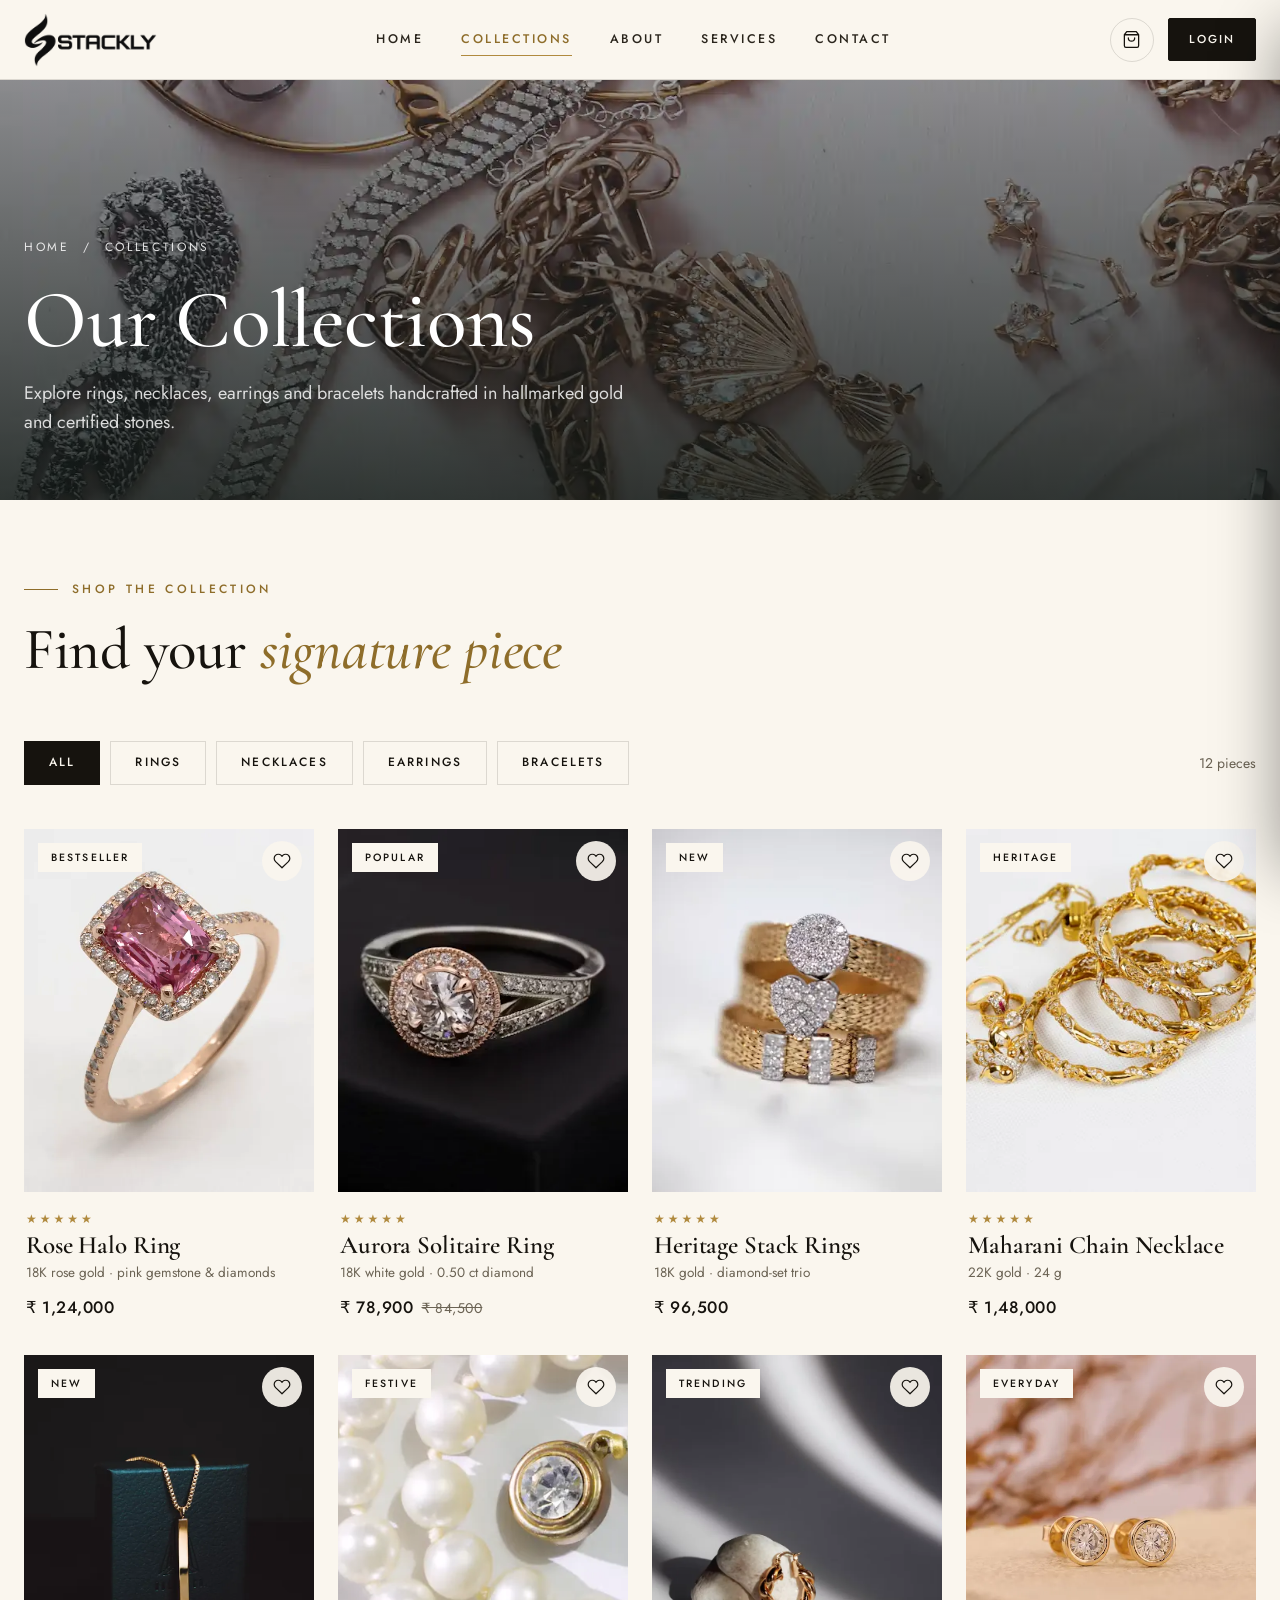
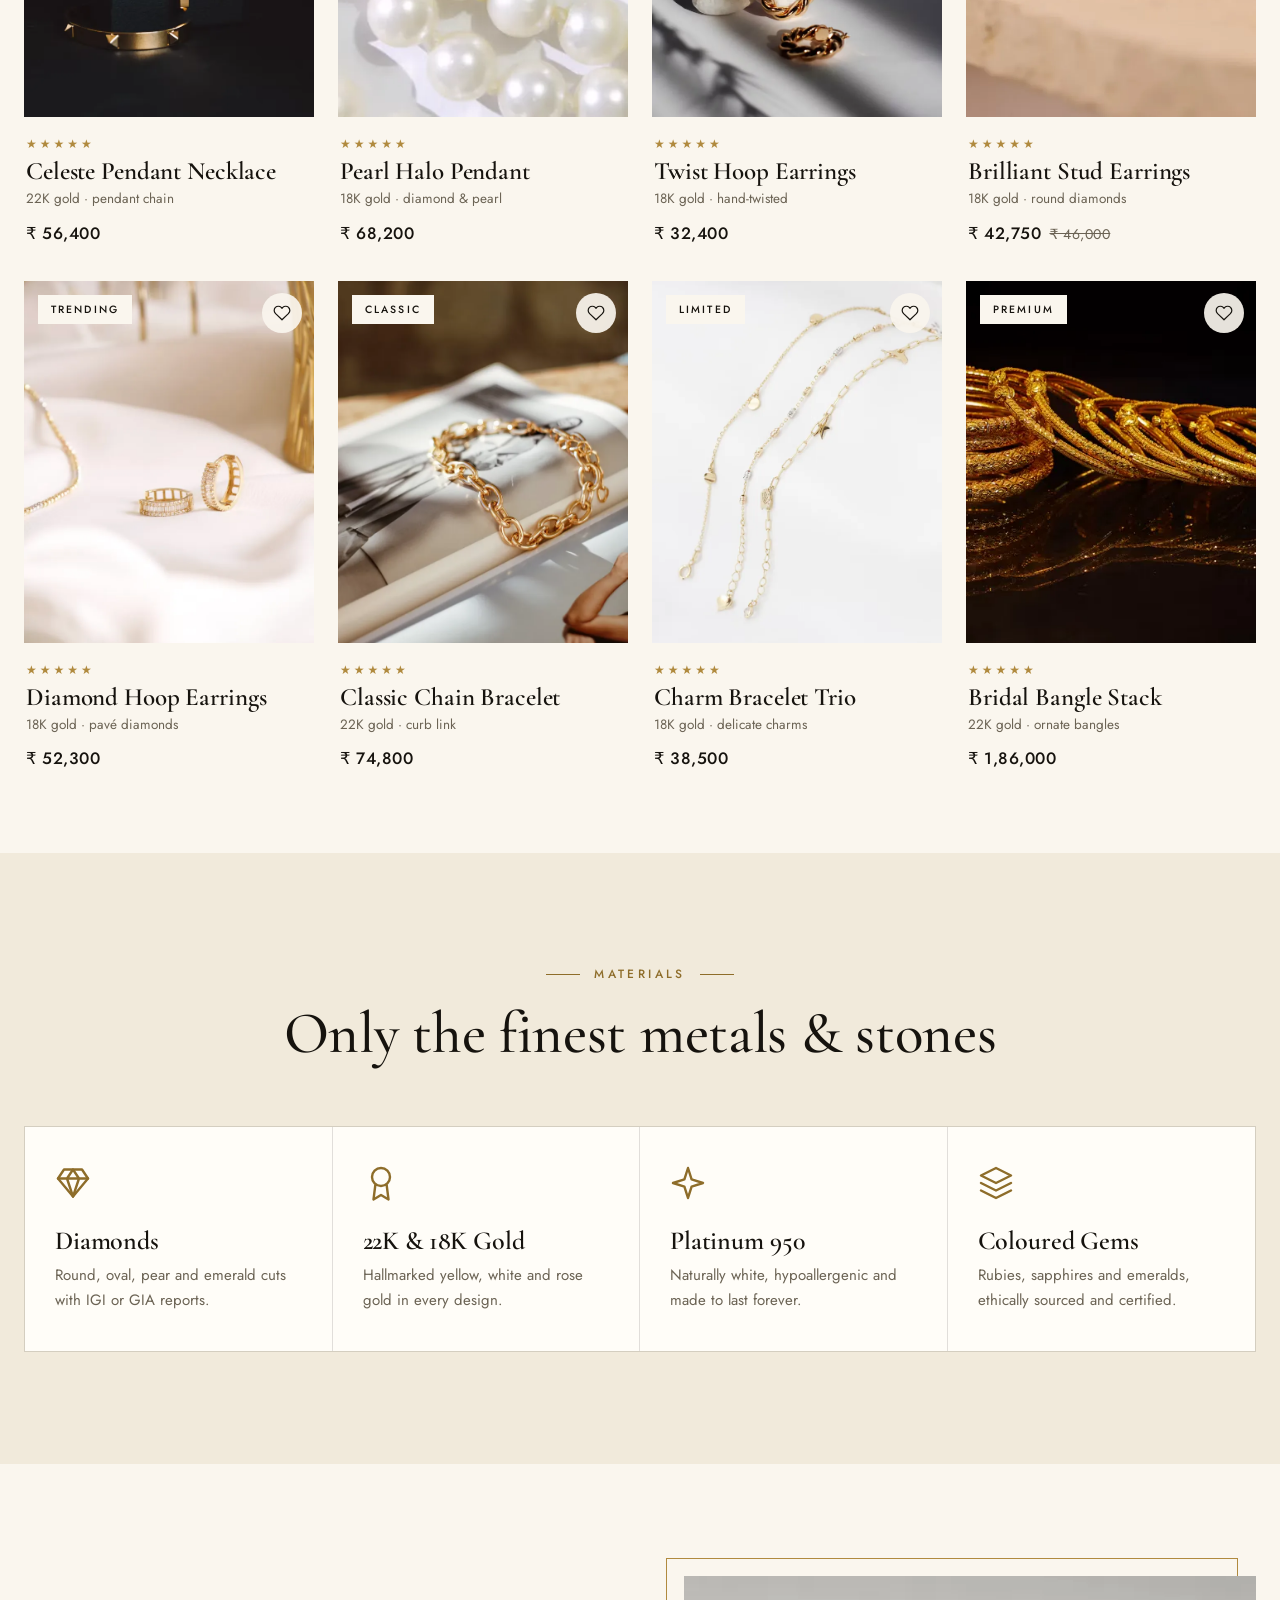
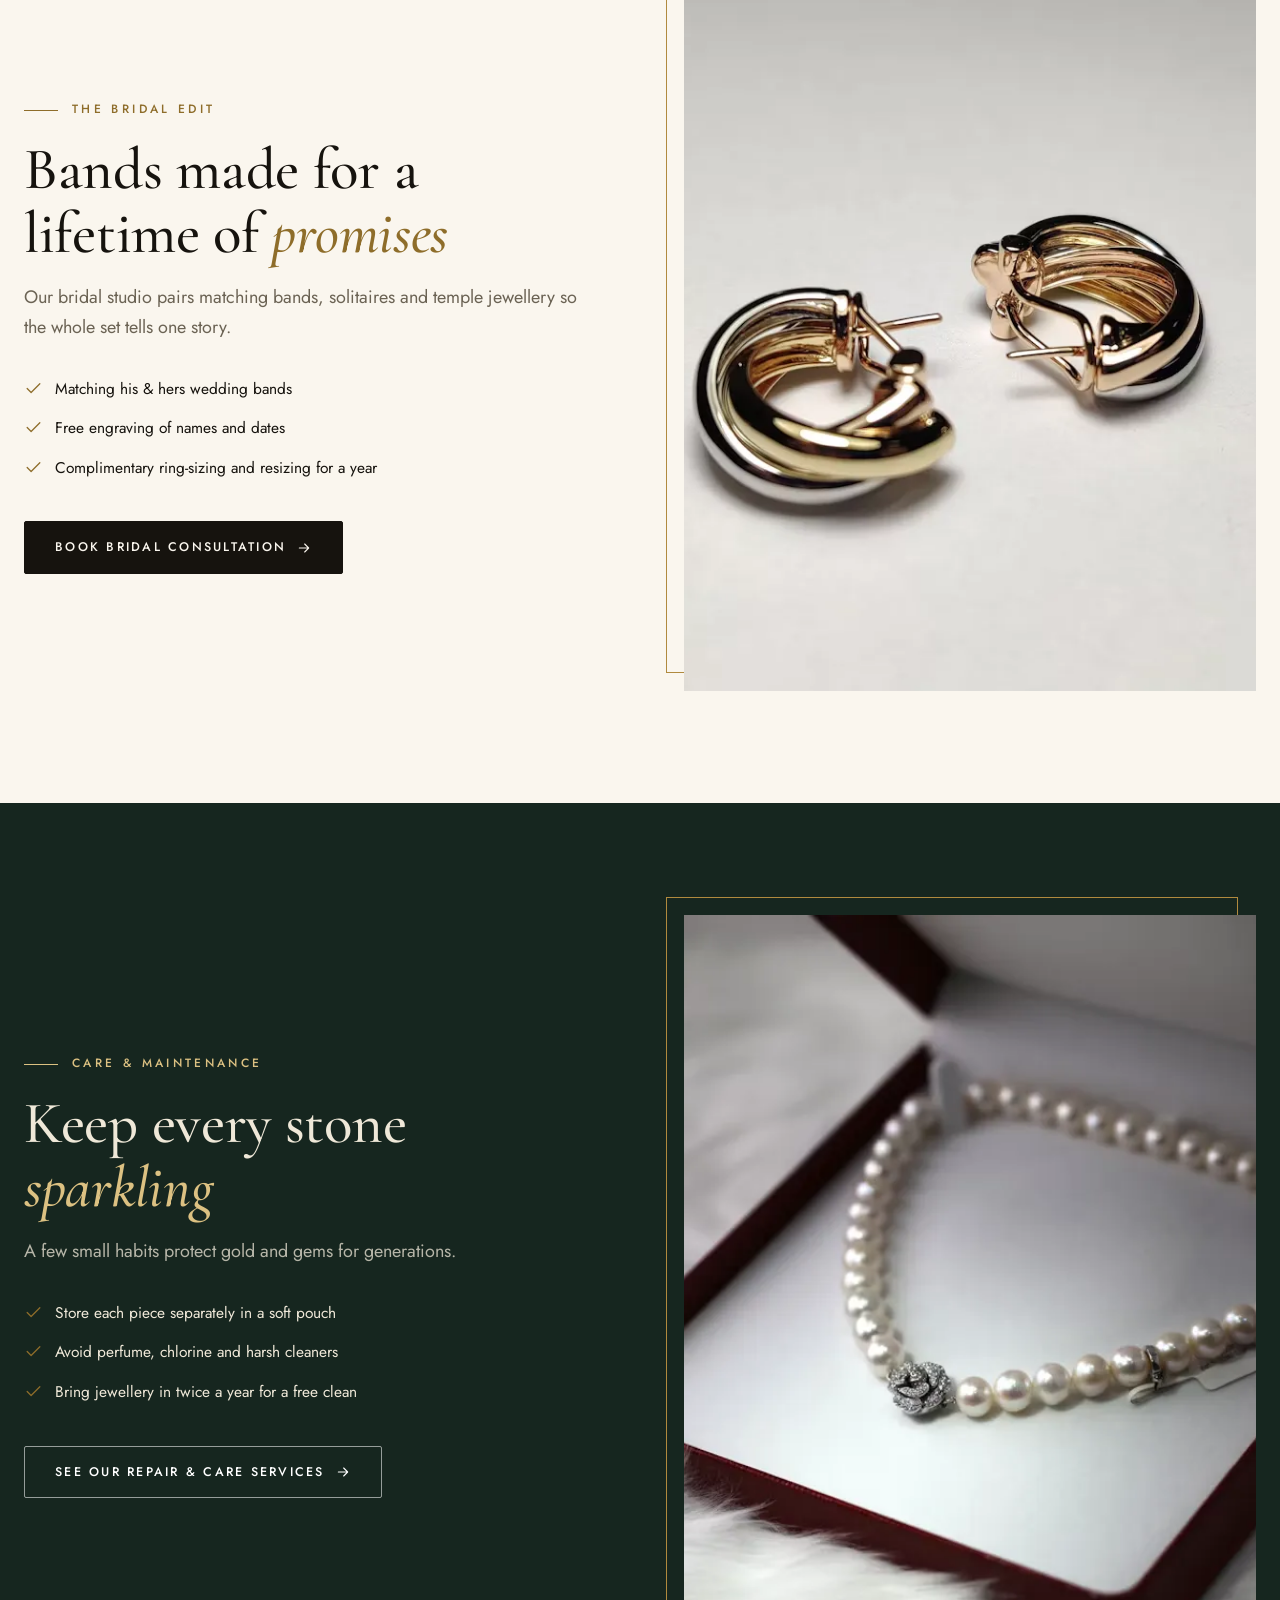
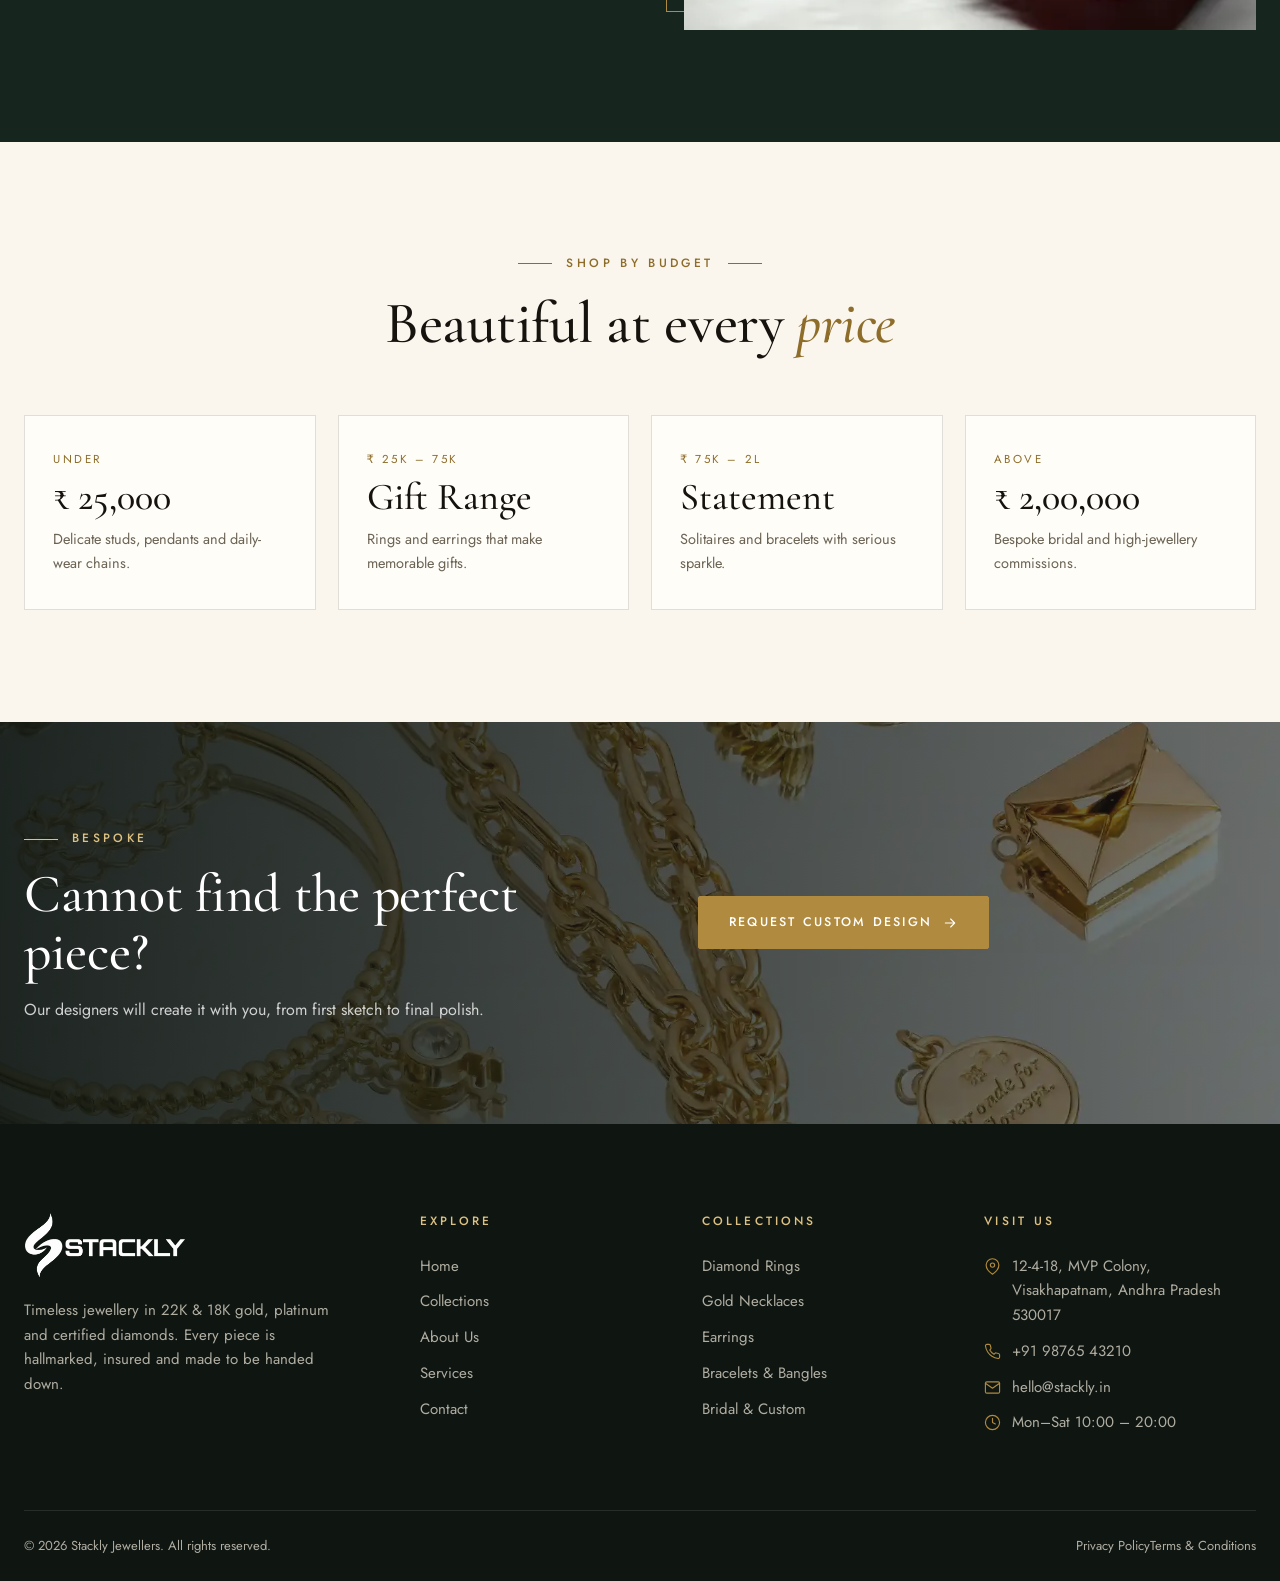
<file: collections.html>
<!DOCTYPE html>
<html lang="en">
<head>
<meta charset="utf-8">
<meta name="viewport" content="width=device-width,initial-scale=1">
<title>Collections | Stackly Jewellers</title>
<meta name="description" content="Browse rings, necklaces, earrings and bracelets in hallmarked gold and certified diamonds.">
<meta name="theme-color" content="#16261f">
<link rel="icon" type="image/png" href="assets/img/favicon.png">
<meta name="referrer" content="no-referrer">
<link rel="preconnect" href="https://fonts.googleapis.com"><link rel="preconnect" href="https://fonts.gstatic.com" crossorigin><link href="https://fonts.googleapis.com/css2?family=Cormorant+Garamond:ital,wght@0,400;0,500;0,600;1,400;1,500&family=Jost:wght@300;400;500;600&display=swap" rel="stylesheet">
<link rel="stylesheet" href="assets/css/site.css">
</head>
<body>
<header class="hdr" id="hdr">
  <div class="wrap hdr-in">
    <a class="brand" href="index.html" aria-label="Stackly Jewellers home"><img class="logo" src="assets/img/stackly-logo.png" alt="Stackly Jewellers" width="157" height="64"></a>
    <nav class="nav" aria-label="Main navigation"><a href="index.html">Home</a><a href="collections.html" class="act" aria-current="page">Collections</a><a href="about.html">About</a><a href="services.html">Services</a><a href="contact.html">Contact</a></nav>
    <div class="hdr-r">
      <button class="ibtn" type="button" data-cartbtn aria-label="Shopping bag"><svg viewBox="0 0 24 24" fill="none" stroke="currentColor" stroke-width="1.6" stroke-linecap="round" stroke-linejoin="round" aria-hidden="true"><path d="M6 2L3 6v14a2 2 0 0 0 2 2h14a2 2 0 0 0 2-2V6l-3-4zM3 6h18M16 10a4 4 0 0 1-8 0"/></svg><i data-cart data-n="0"></i></button>
      <a class="btn sm" href="login.html" data-login>Login</a>
      <button class="ibtn burger" id="menuOpen" type="button" aria-label="Open menu" aria-controls="mnav" aria-expanded="false"><svg viewBox="0 0 24 24" fill="none" stroke="currentColor" stroke-width="1.6" stroke-linecap="round" stroke-linejoin="round" aria-hidden="true"><path d="M3 7h18M3 12h18M3 17h18"/></svg></button>
    </div>
  </div>
</header>
<div class="mscrim" id="mscrim"></div>
<aside class="mnav" id="mnav" aria-label="Mobile menu">
  <div class="top"><a class="brand" href="index.html" aria-label="Stackly Jewellers home"><img class="logo" src="assets/img/stackly-logo.png" alt="Stackly Jewellers" width="157" height="64"></a><button class="ibtn" id="menuClose" type="button" aria-label="Close menu"><svg viewBox="0 0 24 24" fill="none" stroke="currentColor" stroke-width="1.6" stroke-linecap="round" stroke-linejoin="round" aria-hidden="true"><path d="M6 6l12 12M18 6L6 18"/></svg></button></div>
  <a class="l" href="index.html">Home</a><a class="l" href="collections.html">Collections</a><a class="l" href="about.html">About</a><a class="l" href="services.html">Services</a><a class="l" href="contact.html">Contact</a>
  <a class="btn" href="login.html" data-login>Login</a>
</aside>
<div class="toast" id="toast" role="status" aria-live="polite"></div>
<main id="main">
<section class="pb"><div class="ph "><img src="./gallery/collections-page-1.webp" alt="Gold and silver jewellery collection" fetchpriority="high"></div><div class="wrap"><div class="crumb"><a href="index.html">Home</a> &nbsp;/&nbsp; Collections</div><h1>Our Collections</h1><p>Explore rings, necklaces, earrings and bracelets handcrafted in hallmarked gold and certified stones.</p></div></section>
<section class="sec tight"><div class="wrap">
 <div class="sh"><span class="eyebrow">Shop the Collection</span><h2 class="h2">Find your <em class="it">signature piece</em></h2></div>
 <div class="filt" role="group" aria-label="Filter by category"><button class="chip on" type="button" data-f="all">All</button><button class="chip" type="button" data-f="Rings">Rings</button><button class="chip" type="button" data-f="Necklaces">Necklaces</button><button class="chip" type="button" data-f="Earrings">Earrings</button><button class="chip" type="button" data-f="Bracelets">Bracelets</button><span class="cnt" id="pcount">12 pieces</span></div>
 <div class="p-g"><article class="pcard rv" data-cat="Rings">
  <div class="ph zoom"><img src="./gallery/collections-page-2.webp" alt="Rose Halo Ring" loading="lazy" decoding="async"><span class="tag">Bestseller</span><button class="heart" type="button" aria-label="Save Rose Halo Ring to wishlist" aria-pressed="false"><svg viewBox="0 0 24 24" fill="none" stroke="currentColor" stroke-width="1.6" stroke-linecap="round" stroke-linejoin="round" aria-hidden="true"><path d="M20.8 4.6a5.5 5.5 0 0 0-7.8 0L12 5.7l-1-1.1a5.5 5.5 0 0 0-7.8 7.8l1 1.1L12 21l7.8-7.5 1-1.1a5.5 5.5 0 0 0 0-7.8z"/></svg></button><div class="quick"><button class="btn" type="button" data-add="Rose Halo Ring">Add to bag</button></div></div>
  <div class="info"><span class="stars" aria-label="5 out of 5">★★★★★</span><h3>Rose Halo Ring</h3><span class="meta">18K rose gold · pink gemstone & diamonds</span><span class="pr">₹ 1,24,000</span></div>
</article><article class="pcard rv" data-cat="Rings">
  <div class="ph zoom"><img src="./gallery/collections-page-3.webp" alt="Aurora Solitaire Ring" loading="lazy" decoding="async"><span class="tag">Popular</span><button class="heart" type="button" aria-label="Save Aurora Solitaire Ring to wishlist" aria-pressed="false"><svg viewBox="0 0 24 24" fill="none" stroke="currentColor" stroke-width="1.6" stroke-linecap="round" stroke-linejoin="round" aria-hidden="true"><path d="M20.8 4.6a5.5 5.5 0 0 0-7.8 0L12 5.7l-1-1.1a5.5 5.5 0 0 0-7.8 7.8l1 1.1L12 21l7.8-7.5 1-1.1a5.5 5.5 0 0 0 0-7.8z"/></svg></button><div class="quick"><button class="btn" type="button" data-add="Aurora Solitaire Ring">Add to bag</button></div></div>
  <div class="info"><span class="stars" aria-label="5 out of 5">★★★★★</span><h3>Aurora Solitaire Ring</h3><span class="meta">18K white gold · 0.50 ct diamond</span><span class="pr">₹ 78,900<s>₹ 84,500</s></span></div>
</article><article class="pcard rv" data-cat="Rings">
  <div class="ph zoom"><img src="./gallery/collections-page-4.webp" alt="Heritage Stack Rings" loading="lazy" decoding="async"><span class="tag">New</span><button class="heart" type="button" aria-label="Save Heritage Stack Rings to wishlist" aria-pressed="false"><svg viewBox="0 0 24 24" fill="none" stroke="currentColor" stroke-width="1.6" stroke-linecap="round" stroke-linejoin="round" aria-hidden="true"><path d="M20.8 4.6a5.5 5.5 0 0 0-7.8 0L12 5.7l-1-1.1a5.5 5.5 0 0 0-7.8 7.8l1 1.1L12 21l7.8-7.5 1-1.1a5.5 5.5 0 0 0 0-7.8z"/></svg></button><div class="quick"><button class="btn" type="button" data-add="Heritage Stack Rings">Add to bag</button></div></div>
  <div class="info"><span class="stars" aria-label="5 out of 5">★★★★★</span><h3>Heritage Stack Rings</h3><span class="meta">18K gold · diamond-set trio</span><span class="pr">₹ 96,500</span></div>
</article><article class="pcard rv" data-cat="Necklaces">
  <div class="ph zoom"><img src="./gallery/collections-page-5.webp" alt="Maharani Chain Necklace" loading="lazy" decoding="async"><span class="tag">Heritage</span><button class="heart" type="button" aria-label="Save Maharani Chain Necklace to wishlist" aria-pressed="false"><svg viewBox="0 0 24 24" fill="none" stroke="currentColor" stroke-width="1.6" stroke-linecap="round" stroke-linejoin="round" aria-hidden="true"><path d="M20.8 4.6a5.5 5.5 0 0 0-7.8 0L12 5.7l-1-1.1a5.5 5.5 0 0 0-7.8 7.8l1 1.1L12 21l7.8-7.5 1-1.1a5.5 5.5 0 0 0 0-7.8z"/></svg></button><div class="quick"><button class="btn" type="button" data-add="Maharani Chain Necklace">Add to bag</button></div></div>
  <div class="info"><span class="stars" aria-label="5 out of 5">★★★★★</span><h3>Maharani Chain Necklace</h3><span class="meta">22K gold · 24 g</span><span class="pr">₹ 1,48,000</span></div>
</article><article class="pcard rv" data-cat="Necklaces">
  <div class="ph zoom"><img src="./gallery/collections-page-6.webp" alt="Celeste Pendant Necklace" loading="lazy" decoding="async"><span class="tag">New</span><button class="heart" type="button" aria-label="Save Celeste Pendant Necklace to wishlist" aria-pressed="false"><svg viewBox="0 0 24 24" fill="none" stroke="currentColor" stroke-width="1.6" stroke-linecap="round" stroke-linejoin="round" aria-hidden="true"><path d="M20.8 4.6a5.5 5.5 0 0 0-7.8 0L12 5.7l-1-1.1a5.5 5.5 0 0 0-7.8 7.8l1 1.1L12 21l7.8-7.5 1-1.1a5.5 5.5 0 0 0 0-7.8z"/></svg></button><div class="quick"><button class="btn" type="button" data-add="Celeste Pendant Necklace">Add to bag</button></div></div>
  <div class="info"><span class="stars" aria-label="5 out of 5">★★★★★</span><h3>Celeste Pendant Necklace</h3><span class="meta">22K gold · pendant chain</span><span class="pr">₹ 56,400</span></div>
</article><article class="pcard rv" data-cat="Necklaces">
  <div class="ph zoom"><img src="./gallery/collections-page-7.webp" alt="Pearl Halo Pendant" loading="lazy" decoding="async"><span class="tag">Festive</span><button class="heart" type="button" aria-label="Save Pearl Halo Pendant to wishlist" aria-pressed="false"><svg viewBox="0 0 24 24" fill="none" stroke="currentColor" stroke-width="1.6" stroke-linecap="round" stroke-linejoin="round" aria-hidden="true"><path d="M20.8 4.6a5.5 5.5 0 0 0-7.8 0L12 5.7l-1-1.1a5.5 5.5 0 0 0-7.8 7.8l1 1.1L12 21l7.8-7.5 1-1.1a5.5 5.5 0 0 0 0-7.8z"/></svg></button><div class="quick"><button class="btn" type="button" data-add="Pearl Halo Pendant">Add to bag</button></div></div>
  <div class="info"><span class="stars" aria-label="5 out of 5">★★★★★</span><h3>Pearl Halo Pendant</h3><span class="meta">18K gold · diamond & pearl</span><span class="pr">₹ 68,200</span></div>
</article><article class="pcard rv" data-cat="Earrings">
  <div class="ph zoom"><img src="./gallery/collections-page-8.webp" alt="Twist Hoop Earrings" loading="lazy" decoding="async"><span class="tag">Trending</span><button class="heart" type="button" aria-label="Save Twist Hoop Earrings to wishlist" aria-pressed="false"><svg viewBox="0 0 24 24" fill="none" stroke="currentColor" stroke-width="1.6" stroke-linecap="round" stroke-linejoin="round" aria-hidden="true"><path d="M20.8 4.6a5.5 5.5 0 0 0-7.8 0L12 5.7l-1-1.1a5.5 5.5 0 0 0-7.8 7.8l1 1.1L12 21l7.8-7.5 1-1.1a5.5 5.5 0 0 0 0-7.8z"/></svg></button><div class="quick"><button class="btn" type="button" data-add="Twist Hoop Earrings">Add to bag</button></div></div>
  <div class="info"><span class="stars" aria-label="5 out of 5">★★★★★</span><h3>Twist Hoop Earrings</h3><span class="meta">18K gold · hand-twisted</span><span class="pr">₹ 32,400</span></div>
</article><article class="pcard rv" data-cat="Earrings">
  <div class="ph zoom"><img src="./gallery/collections-page-9.webp" alt="Brilliant Stud Earrings" loading="lazy" decoding="async"><span class="tag">Everyday</span><button class="heart" type="button" aria-label="Save Brilliant Stud Earrings to wishlist" aria-pressed="false"><svg viewBox="0 0 24 24" fill="none" stroke="currentColor" stroke-width="1.6" stroke-linecap="round" stroke-linejoin="round" aria-hidden="true"><path d="M20.8 4.6a5.5 5.5 0 0 0-7.8 0L12 5.7l-1-1.1a5.5 5.5 0 0 0-7.8 7.8l1 1.1L12 21l7.8-7.5 1-1.1a5.5 5.5 0 0 0 0-7.8z"/></svg></button><div class="quick"><button class="btn" type="button" data-add="Brilliant Stud Earrings">Add to bag</button></div></div>
  <div class="info"><span class="stars" aria-label="5 out of 5">★★★★★</span><h3>Brilliant Stud Earrings</h3><span class="meta">18K gold · round diamonds</span><span class="pr">₹ 42,750<s>₹ 46,000</s></span></div>
</article><article class="pcard rv" data-cat="Earrings">
  <div class="ph zoom"><img src="./gallery/collections-page-10.webp" alt="Diamond Hoop Earrings" loading="lazy" decoding="async"><span class="tag">Trending</span><button class="heart" type="button" aria-label="Save Diamond Hoop Earrings to wishlist" aria-pressed="false"><svg viewBox="0 0 24 24" fill="none" stroke="currentColor" stroke-width="1.6" stroke-linecap="round" stroke-linejoin="round" aria-hidden="true"><path d="M20.8 4.6a5.5 5.5 0 0 0-7.8 0L12 5.7l-1-1.1a5.5 5.5 0 0 0-7.8 7.8l1 1.1L12 21l7.8-7.5 1-1.1a5.5 5.5 0 0 0 0-7.8z"/></svg></button><div class="quick"><button class="btn" type="button" data-add="Diamond Hoop Earrings">Add to bag</button></div></div>
  <div class="info"><span class="stars" aria-label="5 out of 5">★★★★★</span><h3>Diamond Hoop Earrings</h3><span class="meta">18K gold · pavé diamonds</span><span class="pr">₹ 52,300</span></div>
</article><article class="pcard rv" data-cat="Bracelets">
  <div class="ph zoom"><img src="./gallery/collections-page-11.webp" alt="Classic Chain Bracelet" loading="lazy" decoding="async"><span class="tag">Classic</span><button class="heart" type="button" aria-label="Save Classic Chain Bracelet to wishlist" aria-pressed="false"><svg viewBox="0 0 24 24" fill="none" stroke="currentColor" stroke-width="1.6" stroke-linecap="round" stroke-linejoin="round" aria-hidden="true"><path d="M20.8 4.6a5.5 5.5 0 0 0-7.8 0L12 5.7l-1-1.1a5.5 5.5 0 0 0-7.8 7.8l1 1.1L12 21l7.8-7.5 1-1.1a5.5 5.5 0 0 0 0-7.8z"/></svg></button><div class="quick"><button class="btn" type="button" data-add="Classic Chain Bracelet">Add to bag</button></div></div>
  <div class="info"><span class="stars" aria-label="5 out of 5">★★★★★</span><h3>Classic Chain Bracelet</h3><span class="meta">22K gold · curb link</span><span class="pr">₹ 74,800</span></div>
</article><article class="pcard rv" data-cat="Bracelets">
  <div class="ph zoom"><img src="./gallery/collections-page-12.webp" alt="Charm Bracelet Trio" loading="lazy" decoding="async"><span class="tag">Limited</span><button class="heart" type="button" aria-label="Save Charm Bracelet Trio to wishlist" aria-pressed="false"><svg viewBox="0 0 24 24" fill="none" stroke="currentColor" stroke-width="1.6" stroke-linecap="round" stroke-linejoin="round" aria-hidden="true"><path d="M20.8 4.6a5.5 5.5 0 0 0-7.8 0L12 5.7l-1-1.1a5.5 5.5 0 0 0-7.8 7.8l1 1.1L12 21l7.8-7.5 1-1.1a5.5 5.5 0 0 0 0-7.8z"/></svg></button><div class="quick"><button class="btn" type="button" data-add="Charm Bracelet Trio">Add to bag</button></div></div>
  <div class="info"><span class="stars" aria-label="5 out of 5">★★★★★</span><h3>Charm Bracelet Trio</h3><span class="meta">18K gold · delicate charms</span><span class="pr">₹ 38,500</span></div>
</article><article class="pcard rv" data-cat="Bracelets">
  <div class="ph zoom"><img src="./gallery/collections-page-13.webp" alt="Bridal Bangle Stack" loading="lazy" decoding="async"><span class="tag">Premium</span><button class="heart" type="button" aria-label="Save Bridal Bangle Stack to wishlist" aria-pressed="false"><svg viewBox="0 0 24 24" fill="none" stroke="currentColor" stroke-width="1.6" stroke-linecap="round" stroke-linejoin="round" aria-hidden="true"><path d="M20.8 4.6a5.5 5.5 0 0 0-7.8 0L12 5.7l-1-1.1a5.5 5.5 0 0 0-7.8 7.8l1 1.1L12 21l7.8-7.5 1-1.1a5.5 5.5 0 0 0 0-7.8z"/></svg></button><div class="quick"><button class="btn" type="button" data-add="Bridal Bangle Stack">Add to bag</button></div></div>
  <div class="info"><span class="stars" aria-label="5 out of 5">★★★★★</span><h3>Bridal Bangle Stack</h3><span class="meta">22K gold · ornate bangles</span><span class="pr">₹ 1,86,000</span></div>
</article></div>
</div></section>

<section class="sec cream"><div class="wrap">
 <div class="sh c"><span class="eyebrow">Materials</span><h2 class="h2">Only the finest metals &amp; stones</h2></div>
 <ul class="mat-g"><li class="rv d0"><svg viewBox="0 0 24 24" fill="none" stroke="currentColor" stroke-width="1.6" stroke-linecap="round" stroke-linejoin="round" aria-hidden="true"><path d="M6 3h12l4 6-10 12L2 9z"/><path d="M2 9h20M12 21L8 9l4-6 4 6z"/></svg><h4>Diamonds</h4><p>Round, oval, pear and emerald cuts with IGI or GIA reports.</p></li><li class="rv d1"><svg viewBox="0 0 24 24" fill="none" stroke="currentColor" stroke-width="1.6" stroke-linecap="round" stroke-linejoin="round" aria-hidden="true"><circle cx="12" cy="8" r="6"/><path d="M8.2 13.5L7 23l5-3 5 3-1.2-9.5"/></svg><h4>22K &amp; 18K Gold</h4><p>Hallmarked yellow, white and rose gold in every design.</p></li><li class="rv d2"><svg viewBox="0 0 24 24" fill="none" stroke="currentColor" stroke-width="1.6" stroke-linecap="round" stroke-linejoin="round" aria-hidden="true"><path d="M12 2l2.4 7.6L22 12l-7.6 2.4L12 22l-2.4-7.6L2 12l7.6-2.4z"/></svg><h4>Platinum 950</h4><p>Naturally white, hypoallergenic and made to last forever.</p></li><li class="rv d3"><svg viewBox="0 0 24 24" fill="none" stroke="currentColor" stroke-width="1.6" stroke-linecap="round" stroke-linejoin="round" aria-hidden="true"><path d="M12 2L2 7l10 5 10-5-10-5zM2 17l10 5 10-5M2 12l10 5 10-5"/></svg><h4>Coloured Gems</h4><p>Rubies, sapphires and emeralds, ethically sourced and certified.</p></li></ul>
</div></section>

<section class="sec"><div class="wrap split">
 <div class="rv"><span class="eyebrow">The Bridal Edit</span><h2 class="h2" style="margin:18px 0 18px">Bands made for a lifetime of <em class="it">promises</em></h2><p class="lead">Our bridal studio pairs matching bands, solitaires and temple jewellery so the whole set tells one story.</p>
  <ul class="ticks" style="margin:26px 0 34px"><li><svg viewBox="0 0 24 24" fill="none" stroke="currentColor" stroke-width="1.6" stroke-linecap="round" stroke-linejoin="round" aria-hidden="true"><path d="M20 6L9 17l-5-5"/></svg>Matching his &amp; hers wedding bands</li><li><svg viewBox="0 0 24 24" fill="none" stroke="currentColor" stroke-width="1.6" stroke-linecap="round" stroke-linejoin="round" aria-hidden="true"><path d="M20 6L9 17l-5-5"/></svg>Free engraving of names and dates</li><li><svg viewBox="0 0 24 24" fill="none" stroke="currentColor" stroke-width="1.6" stroke-linecap="round" stroke-linejoin="round" aria-hidden="true"><path d="M20 6L9 17l-5-5"/></svg>Complimentary ring-sizing and resizing for a year</li></ul><a class="btn" href="404.html">Book Bridal Consultation <svg viewBox="0 0 24 24" fill="none" stroke="currentColor" stroke-width="1.6" stroke-linecap="round" stroke-linejoin="round" aria-hidden="true"><path d="M5 12h14M13 6l6 6-6 6"/></svg></a></div>
 <div class="frame rv d1"><div class="ph tall"><img src="./gallery/collections-page-14.webp" alt="Gold and silver wedding bands" loading="lazy" decoding="async"></div></div>
</div></section>

<section class="sec dark"><div class="wrap split rev">
 <div class="frame rv"><div class="ph tall"><img src="./gallery/collections-page-15.webp" alt="Pearl necklace with jewellery box" loading="lazy" decoding="async"></div></div>
 <div class="rv d1"><span class="eyebrow">Care &amp; Maintenance</span><h2 class="h2" style="margin:18px 0 18px">Keep every stone <em class="it">sparkling</em></h2><p class="lead">A few small habits protect gold and gems for generations.</p>
  <ul class="ticks" style="margin:26px 0 34px"><li><svg viewBox="0 0 24 24" fill="none" stroke="currentColor" stroke-width="1.6" stroke-linecap="round" stroke-linejoin="round" aria-hidden="true"><path d="M20 6L9 17l-5-5"/></svg>Store each piece separately in a soft pouch</li><li><svg viewBox="0 0 24 24" fill="none" stroke="currentColor" stroke-width="1.6" stroke-linecap="round" stroke-linejoin="round" aria-hidden="true"><path d="M20 6L9 17l-5-5"/></svg>Avoid perfume, chlorine and harsh cleaners</li><li><svg viewBox="0 0 24 24" fill="none" stroke="currentColor" stroke-width="1.6" stroke-linecap="round" stroke-linejoin="round" aria-hidden="true"><path d="M20 6L9 17l-5-5"/></svg>Bring jewellery in twice a year for a free clean</li></ul><a class="btn line-l" href="404.html">See our repair &amp; care services <svg viewBox="0 0 24 24" fill="none" stroke="currentColor" stroke-width="1.6" stroke-linecap="round" stroke-linejoin="round" aria-hidden="true"><path d="M5 12h14M13 6l6 6-6 6"/></svg></a></div>
</div></section>

<section class="sec"><div class="wrap">
 <div class="sh c"><span class="eyebrow">Shop by Budget</span><h2 class="h2">Beautiful at every <em class="it">price</em></h2></div>
 <div class="bud-g"><a class="bud rv d0" ><small>Under</small><b>₹ 25,000</b><p>Delicate studs, pendants and daily-wear chains.</p></a><a class="bud rv d1" ><small>₹ 25K – 75K</small><b>Gift Range</b><p>Rings and earrings that make memorable gifts.</p></a><a class="bud rv d2" ><small>₹ 75K – 2L</small><b>Statement</b><p>Solitaires and bracelets with serious sparkle.</p></a><a class="bud rv d3"><small>Above</small><b>₹ 2,00,000</b><p>Bespoke bridal and high-jewellery commissions.</p></a></div>
</div></section>

<section class="band"><div class="ph "><img src="./gallery/collections-page-16.webp" alt="" loading="lazy" decoding="async"></div>
 <div class="wrap band-in"><div><span class="eyebrow" style="color:var(--gold-l)">Bespoke</span><h2>Cannot find the perfect piece?</h2><p>Our designers will create it with you, from first sketch to final polish.</p></div><div><a class="btn gold" href="404.html">Request Custom Design <svg viewBox="0 0 24 24" fill="none" stroke="currentColor" stroke-width="1.6" stroke-linecap="round" stroke-linejoin="round" aria-hidden="true"><path d="M5 12h14M13 6l6 6-6 6"/></svg></a></div></div>
</section>
</main>
<footer class="ftr">
  <div class="wrap ftr-g">
    <div><a class="brand" href="index.html" aria-label="Stackly Jewellers home"><img class="logo" src="assets/img/stackly-logo.png" alt="Stackly Jewellers" width="157" height="64"></a><p>Timeless jewellery in 22K &amp; 18K gold, platinum and certified diamonds. Every piece is hallmarked, insured and made to be handed down.</p></div>
    <div><h5>Explore</h5><ul><li><a href="index.html">Home</a></li><li><a href="collections.html">Collections</a></li><li><a href="about.html">About Us</a></li><li><a href="services.html">Services</a></li><li><a href="contact.html">Contact</a></li></ul></div>
    <div><h5>Collections</h5><ul><li><a href="404.html">Diamond Rings</a></li><li><a href="404.html">Gold Necklaces</a></li><li><a href="404.html">Earrings</a></li><li><a href="404.html">Bracelets &amp; Bangles</a></li><li><a href="404.html">Bridal &amp; Custom</a></li></ul></div>
    <div><h5>Visit us</h5><ul>
      <li class="ci"><svg viewBox="0 0 24 24" fill="none" stroke="currentColor" stroke-width="1.6" stroke-linecap="round" stroke-linejoin="round" aria-hidden="true"><path d="M21 10c0 7-9 13-9 13S3 17 3 10a9 9 0 0 1 18 0z"/><circle cx="12" cy="10" r="3"/></svg><span>12-4-18, MVP Colony,<br>Visakhapatnam, Andhra Pradesh 530017</span></li>
      <li class="ci"><svg viewBox="0 0 24 24" fill="none" stroke="currentColor" stroke-width="1.6" stroke-linecap="round" stroke-linejoin="round" aria-hidden="true"><path d="M22 16.9v3a2 2 0 0 1-2.2 2 19.8 19.8 0 0 1-8.6-3.1 19.5 19.5 0 0 1-6-6A19.8 19.8 0 0 1 2.1 4.2 2 2 0 0 1 4.1 2h3a2 2 0 0 1 2 1.7c.1 1 .4 1.9.7 2.8a2 2 0 0 1-.5 2.1L8.1 9.9a16 16 0 0 0 6 6l1.3-1.3a2 2 0 0 1 2.1-.4c.9.3 1.8.6 2.8.7a2 2 0 0 1 1.7 2z"/></svg><span>+91 98765 43210</span></li>
      <li class="ci"><svg viewBox="0 0 24 24" fill="none" stroke="currentColor" stroke-width="1.6" stroke-linecap="round" stroke-linejoin="round" aria-hidden="true"><path d="M4 4h16a2 2 0 0 1 2 2v12a2 2 0 0 1-2 2H4a2 2 0 0 1-2-2V6a2 2 0 0 1 2-2z"/><path d="M22 6l-10 7L2 6"/></svg><span>hello@stackly.in</span></li>
      <li class="ci"><svg viewBox="0 0 24 24" fill="none" stroke="currentColor" stroke-width="1.6" stroke-linecap="round" stroke-linejoin="round" aria-hidden="true"><circle cx="12" cy="12" r="10"/><path d="M12 6v6l4 2"/></svg><span>Mon–Sat 10:00 – 20:00</span></li></ul></div>
  </div>
  <div class="wrap ftr-b"><span>© <span data-year>2026</span> Stackly Jewellers. All rights reserved.</span><span class="ftr-l"><sp><a href="404.html">Privacy Policy</a><a href="404.html">Terms &amp; Conditions</a></span></div>
</footer>
<script src="assets/js/site.js"></script>

</body>
</html>
</file>
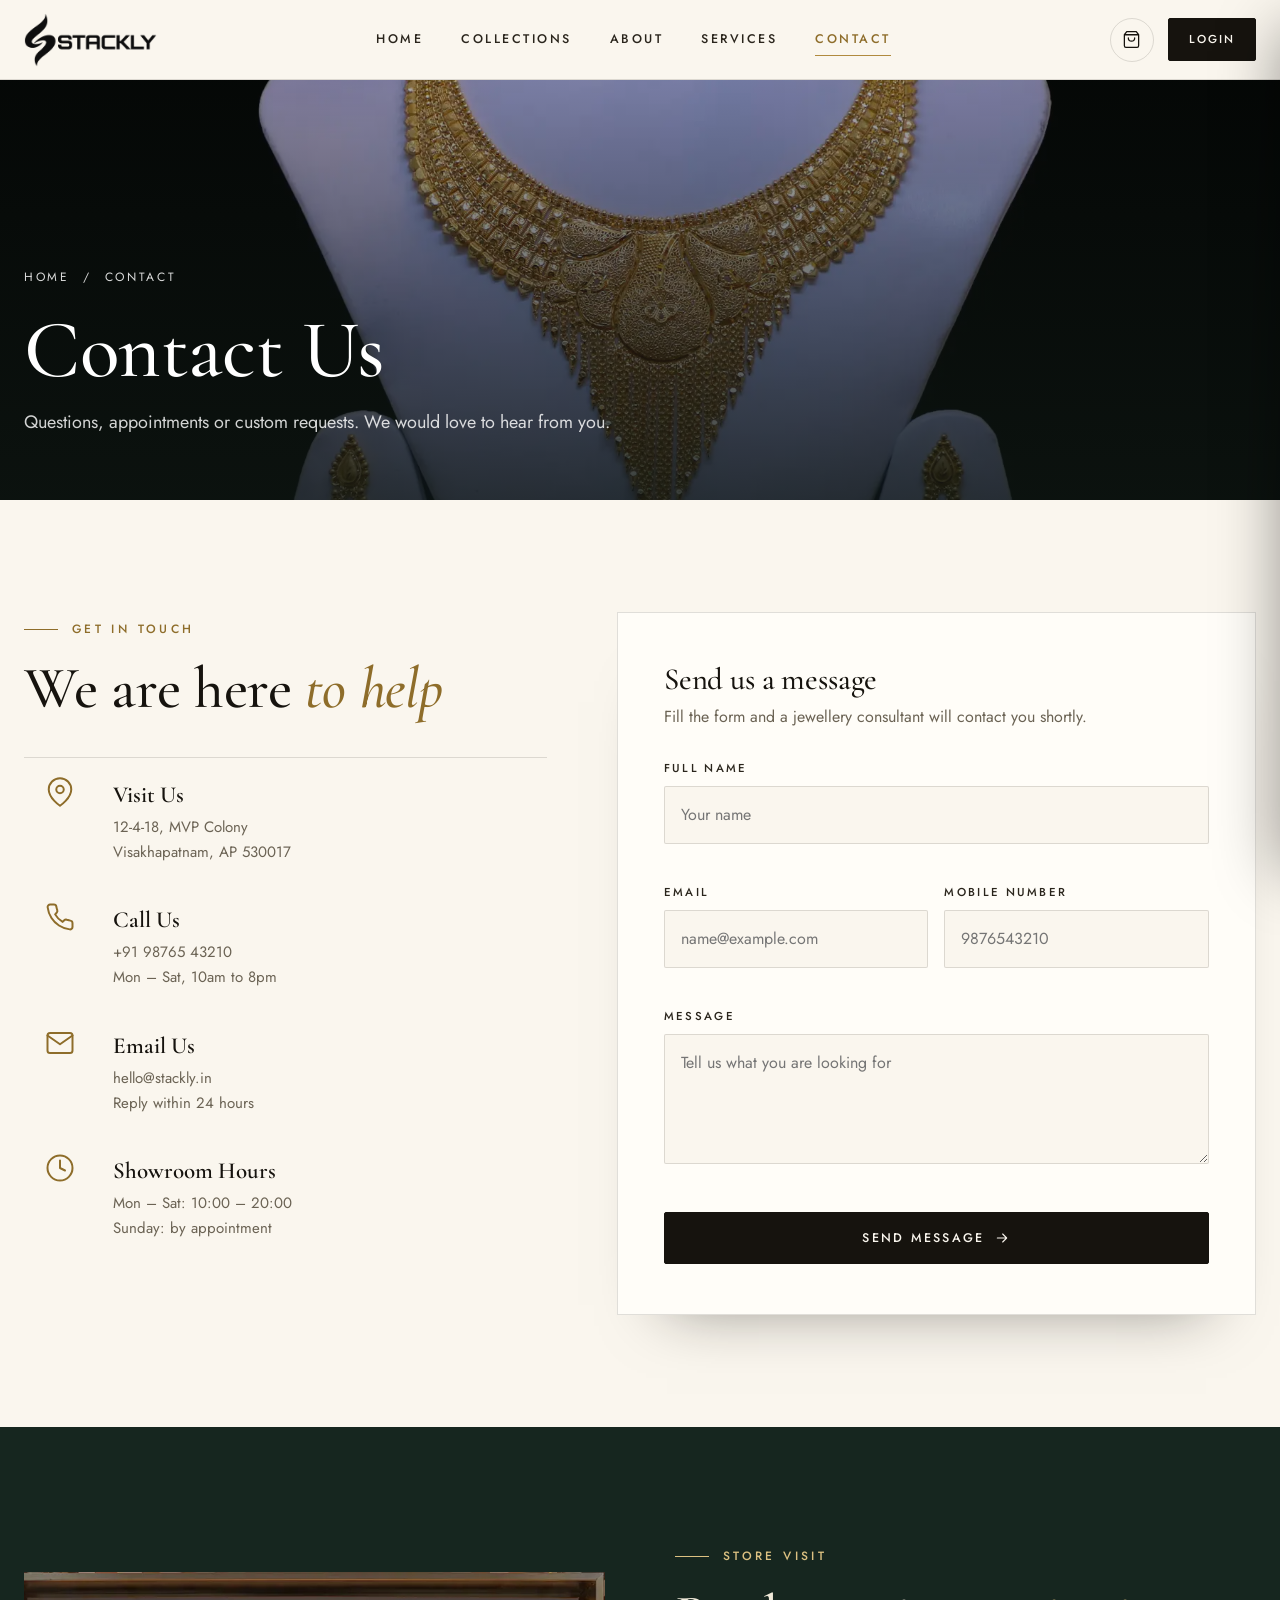
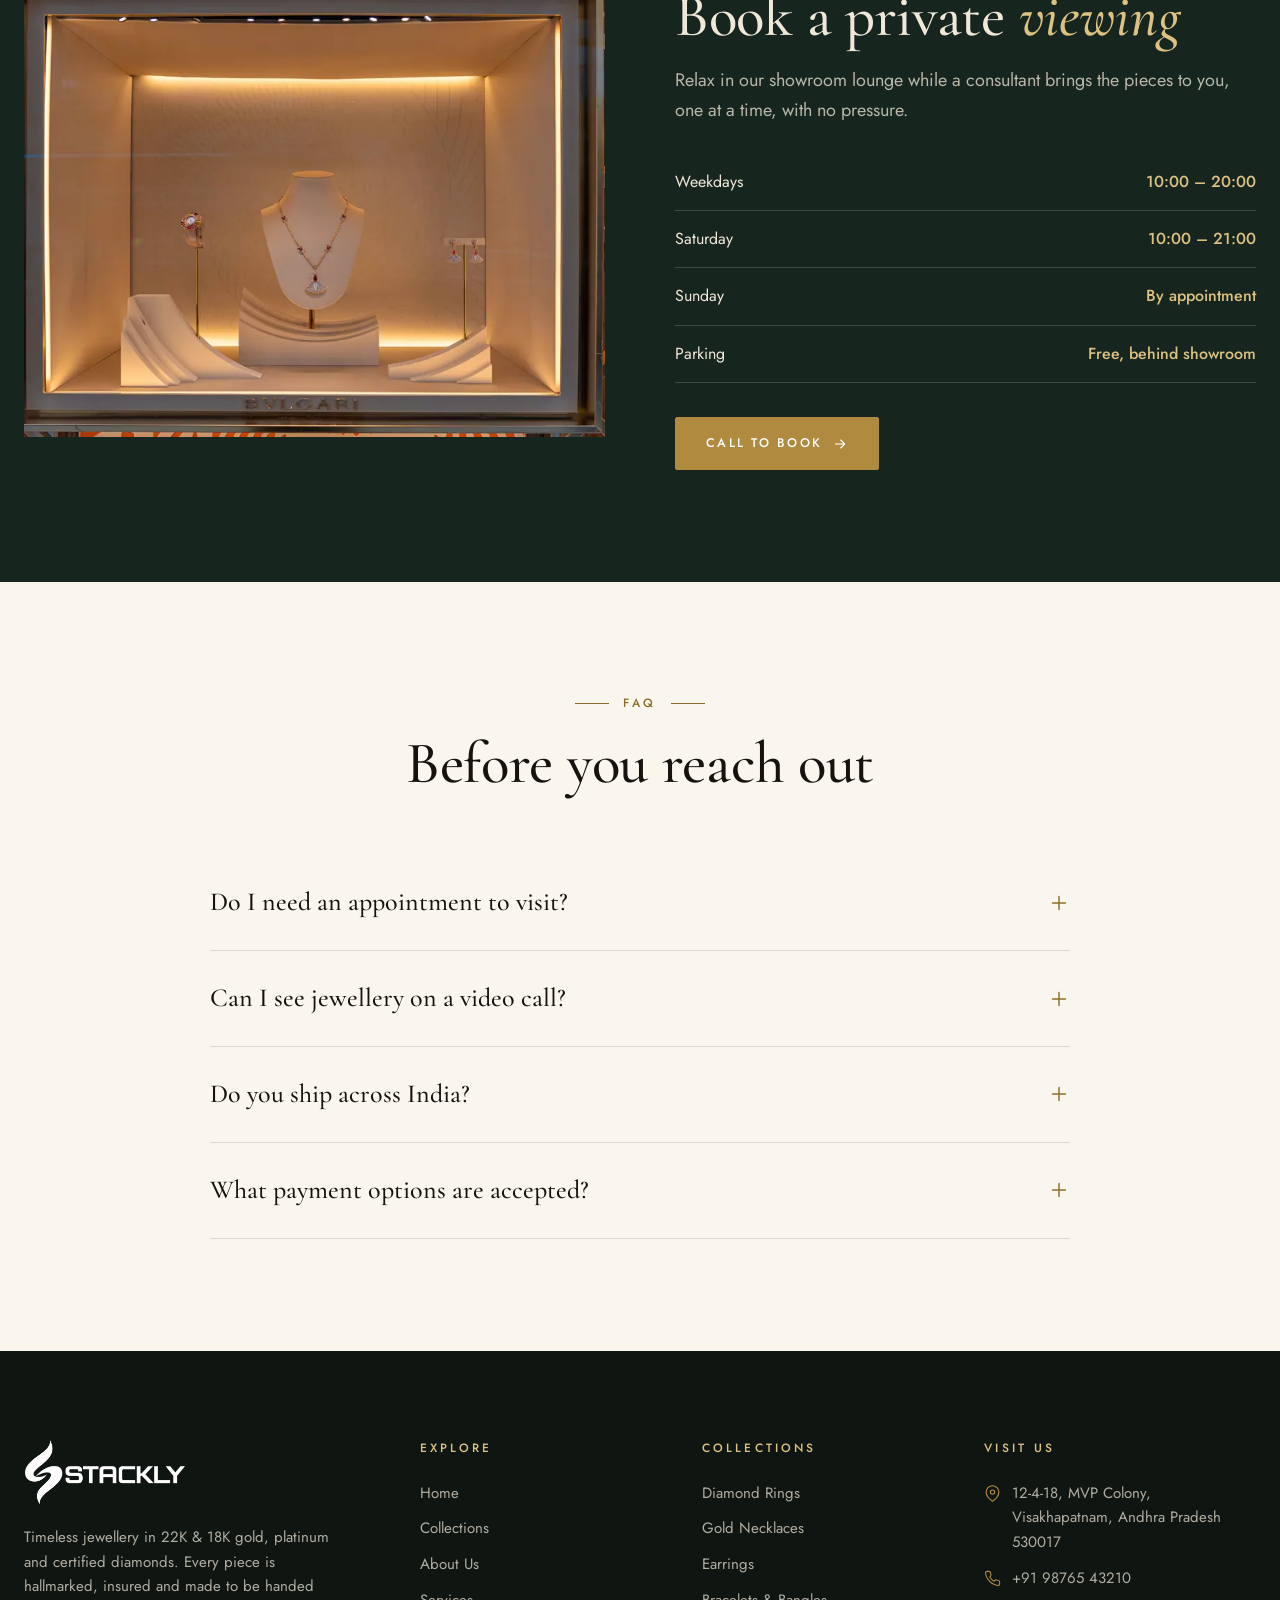
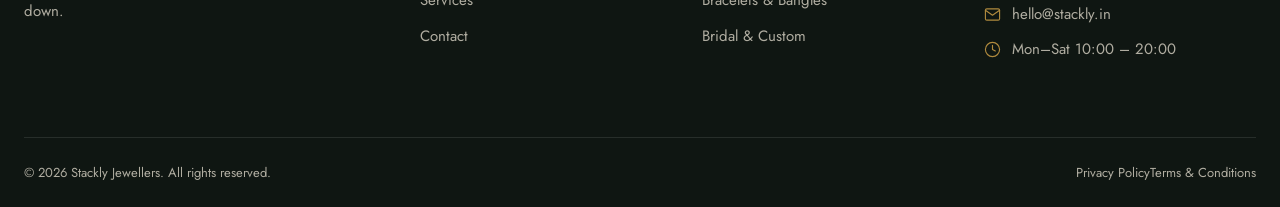
<file: contact.html>
<!DOCTYPE html>
<html lang="en">
<head>
<meta charset="utf-8">
<meta name="viewport" content="width=device-width,initial-scale=1">
<title>Contact | Stackly Jewellers</title>
<meta name="description" content="Visit, call or write to Stackly Jewellers in MVP Colony, Visakhapatnam.">
<meta name="theme-color" content="#16261f">
<link rel="icon" type="image/png" href="assets/img/favicon.png">
<meta name="referrer" content="no-referrer">
<link rel="preconnect" href="https://fonts.googleapis.com"><link rel="preconnect" href="https://fonts.gstatic.com" crossorigin><link href="https://fonts.googleapis.com/css2?family=Cormorant+Garamond:ital,wght@0,400;0,500;0,600;1,400;1,500&family=Jost:wght@300;400;500;600&display=swap" rel="stylesheet">
<link rel="stylesheet" href="assets/css/site.css">
<style>

/* Contact Information Hover Effects */
.info-c li {
  position: relative;
  padding: 18px 20px;
  border-radius: 12px;
  transition: all 0.35s ease;
  cursor: pointer;
  overflow: hidden;
  border: 1px solid transparent;
}

/* Subtle background animation */
.info-c li::before {
  content: "";
  position: absolute;
  inset: 0;
  background: linear-gradient(
    120deg,
    rgba(40, 115, 75, 0.10),
    rgba(117, 184, 67, 0.06)
  );
  opacity: 0;
  transition: opacity 0.35s ease;
  z-index: 0;
}

.info-c li:hover {
  transform: translateY(-6px);
  border-color: rgba(40, 115, 75, 0.25);
  box-shadow: 0 12px 30px rgba(0, 0, 0, 0.09);
}

.info-c li:hover::before {
  opacity: 1;
}

/* Keep content above background */
.info-c li > * {
  position: relative;
  z-index: 1;
}

/* Icon animation */
.info-c li svg {
  transition: all 0.4s ease;
}

.info-c li:hover svg {
  transform: scale(1.15) rotate(-8deg);
  color: var(--gold);
}

/* Heading hover */
.info-c li b {
  display: inline-block;
  transition: color 0.3s ease;
}

.info-c li:hover b {
  color: var(--muted);
}

/* Description hover */
.info-c li span {
  transition: color 0.3s ease;
}

.info-c li:hover span {
  color: #333;
}


</style>
</head>
<body>
<header class="hdr" id="hdr">
  <div class="wrap hdr-in">
    <a class="brand" href="index.html" aria-label="Stackly Jewellers home"><img class="logo" src="assets/img/stackly-logo.png" alt="Stackly Jewellers" width="157" height="64"></a>
    <nav class="nav" aria-label="Main navigation"><a href="index.html">Home</a><a href="collections.html">Collections</a><a href="about.html">About</a><a href="services.html">Services</a><a href="contact.html" class="act" aria-current="page">Contact</a></nav>
    <div class="hdr-r">
      <button class="ibtn" type="button" data-cartbtn aria-label="Shopping bag"><svg viewBox="0 0 24 24" fill="none" stroke="currentColor" stroke-width="1.6" stroke-linecap="round" stroke-linejoin="round" aria-hidden="true"><path d="M6 2L3 6v14a2 2 0 0 0 2 2h14a2 2 0 0 0 2-2V6l-3-4zM3 6h18M16 10a4 4 0 0 1-8 0"/></svg><i data-cart data-n="0"></i></button>
      <a class="btn sm" href="login.html" data-login>Login</a>
      <button class="ibtn burger" id="menuOpen" type="button" aria-label="Open menu" aria-controls="mnav" aria-expanded="false"><svg viewBox="0 0 24 24" fill="none" stroke="currentColor" stroke-width="1.6" stroke-linecap="round" stroke-linejoin="round" aria-hidden="true"><path d="M3 7h18M3 12h18M3 17h18"/></svg></button>
    </div>
  </div>
</header>
<div class="mscrim" id="mscrim"></div>
<aside class="mnav" id="mnav" aria-label="Mobile menu">
  <div class="top"><a class="brand" href="index.html" aria-label="Stackly Jewellers home"><img class="logo" src="assets/img/stackly-logo.png" alt="Stackly Jewellers" width="157" height="64"></a><button class="ibtn" id="menuClose" type="button" aria-label="Close menu"><svg viewBox="0 0 24 24" fill="none" stroke="currentColor" stroke-width="1.6" stroke-linecap="round" stroke-linejoin="round" aria-hidden="true"><path d="M6 6l12 12M18 6L6 18"/></svg></button></div>
  <a class="l" href="index.html">Home</a><a class="l" href="collections.html">Collections</a><a class="l" href="about.html">About</a><a class="l" href="services.html">Services</a><a class="l" href="contact.html">Contact</a>
  <a class="btn" href="login.html" data-login>Login</a>
</aside>
<div class="toast" id="toast" role="status" aria-live="polite"></div>
<main id="main">
<section class="pb"><div class="ph "><img src="./gallery/contact-page-1.webp" alt="Gold jewellery on display stands" fetchpriority="high"></div><div class="wrap"><div class="crumb"><a href="index.html">Home</a> &nbsp;/&nbsp; Contact</div><h1>Contact Us</h1><p>Questions, appointments or custom requests. We would love to hear from you.</p></div></section>
<section class="sec"><div class="wrap ct-g">
 <div class="rv"><span class="eyebrow">Get in Touch</span><h2 class="h2" style="margin:18px 0 0">We are here <em class="it">to help</em></h2>
  <ul class="info-c">
   <li><svg viewBox="0 0 24 24" fill="none" stroke="currentColor" stroke-width="1.6" stroke-linecap="round" stroke-linejoin="round" aria-hidden="true"><path d="M21 10c0 7-9 13-9 13S3 17 3 10a9 9 0 0 1 18 0z"/><circle cx="12" cy="10" r="3"/></svg><div><b>Visit Us</b><span>12-4-18, MVP Colony<br>Visakhapatnam, AP 530017</span></div></li>
   <li><svg viewBox="0 0 24 24" fill="none" stroke="currentColor" stroke-width="1.6" stroke-linecap="round" stroke-linejoin="round" aria-hidden="true"><path d="M22 16.9v3a2 2 0 0 1-2.2 2 19.8 19.8 0 0 1-8.6-3.1 19.5 19.5 0 0 1-6-6A19.8 19.8 0 0 1 2.1 4.2 2 2 0 0 1 4.1 2h3a2 2 0 0 1 2 1.7c.1 1 .4 1.9.7 2.8a2 2 0 0 1-.5 2.1L8.1 9.9a16 16 0 0 0 6 6l1.3-1.3a2 2 0 0 1 2.1-.4c.9.3 1.8.6 2.8.7a2 2 0 0 1 1.7 2z"/></svg><div><b>Call Us</b><span>+91 98765 43210<br>Mon – Sat, 10am to 8pm</span></div></li>
   <li><svg viewBox="0 0 24 24" fill="none" stroke="currentColor" stroke-width="1.6" stroke-linecap="round" stroke-linejoin="round" aria-hidden="true"><path d="M4 4h16a2 2 0 0 1 2 2v12a2 2 0 0 1-2 2H4a2 2 0 0 1-2-2V6a2 2 0 0 1 2-2z"/><path d="M22 6l-10 7L2 6"/></svg><div><b>Email Us</b><span>hello@stackly.in<br>Reply within 24 hours</span></div></li>
   <li><svg viewBox="0 0 24 24" fill="none" stroke="currentColor" stroke-width="1.6" stroke-linecap="round" stroke-linejoin="round" aria-hidden="true"><circle cx="12" cy="12" r="10"/><path d="M12 6v6l4 2"/></svg><div><b>Showroom Hours</b><span>Mon – Sat: 10:00 – 20:00<br>Sunday: by appointment</span></div></li>
  </ul></div>
 <div class="form-c rv d1"><h3 class="h3">Send us a message</h3><p style="color:var(--muted);margin:8px 0 28px">Fill the form and a jewellery consultant will contact you shortly.</p>
  <form id="contactForm" novalidate>
   <div class="fld"><label for="cName">Full Name</label><input class="inp" id="cName" type="text" placeholder="Your name" autocomplete="name"><span class="err" role="alert"></span></div>
   <div class="row2"><div class="fld"><label for="cEmail">Email</label><input class="inp" id="cEmail" type="email" placeholder="name@example.com" autocomplete="email"><span class="err" role="alert"></span></div>
   <div class="fld"><label for="cPhone">Mobile Number</label><input class="inp" id="cPhone" type="tel" inputmode="numeric" maxlength="10" placeholder="9876543210" autocomplete="tel"><span class="err" role="alert"></span></div></div>
   <div class="fld"><label for="cMsg">Message</label><textarea class="inp" id="cMsg" placeholder="Tell us what you are looking for"></textarea><span class="err" role="alert"></span></div>
   <button class="btn block" type="submit">Send Message <svg viewBox="0 0 24 24" fill="none" stroke="currentColor" stroke-width="1.6" stroke-linecap="round" stroke-linejoin="round" aria-hidden="true"><path d="M5 12h14M13 6l6 6-6 6"/></svg></button>
   <p class="msg-ok" id="cOk">Thank you! Your message has been received. We will contact you within 24 hours.</p>
  </form></div>
</div></section>
<section class="sec dark"><div class="wrap visit">
 <div class="ph rv" style="aspect-ratio:5/4"><img src="./gallery/contact-page-2.webp" alt="Stackly showroom display" loading="lazy" decoding="async"></div>
 <div class="rv d1"><span class="eyebrow">Store Visit</span><h2 class="h2" style="margin:18px 0 18px">Book a private <em class="it">viewing</em></h2><p class="lead">Relax in our showroom lounge while a consultant brings the pieces to you, one at a time, with no pressure.</p>
  <ul class="hrs" style="margin:28px 0 34px"><li>Weekdays<b>10:00 – 20:00</b></li><li>Saturday<b>10:00 – 21:00</b></li><li>Sunday<b>By appointment</b></li><li>Parking<b>Free, behind showroom</b></li></ul><a class="btn gold" href="404.html">Call to Book <svg viewBox="0 0 24 24" fill="none" stroke="currentColor" stroke-width="1.6" stroke-linecap="round" stroke-linejoin="round" aria-hidden="true"><path d="M5 12h14M13 6l6 6-6 6"/></svg></a></div>
</div></section>
<section class="sec"><div class="wrap"><div class="sh c"><span class="eyebrow">FAQ</span><h2 class="h2">Before you reach out</h2></div><div class="faq"><div class="faq-i"><button class="faq-q" type="button" aria-expanded="false">Do I need an appointment to visit?<svg viewBox="0 0 24 24" fill="none" stroke="currentColor" stroke-width="1.6" stroke-linecap="round" stroke-linejoin="round" aria-hidden="true"><path d="M12 5v14M5 12h14"/></svg></button><div class="faq-a"><div><p>Walk-ins are welcome Monday to Saturday. For bridal or custom consultations we recommend booking so a designer is reserved for you.</p></div></div></div><div class="faq-i"><button class="faq-q" type="button" aria-expanded="false">Can I see jewellery on a video call?<svg viewBox="0 0 24 24" fill="none" stroke="currentColor" stroke-width="1.6" stroke-linecap="round" stroke-linejoin="round" aria-hidden="true"><path d="M12 5v14M5 12h14"/></svg></button><div class="faq-a"><div><p>Yes. Request a live video appointment and a consultant will show you pieces and answer questions in real time.</p></div></div></div><div class="faq-i"><button class="faq-q" type="button" aria-expanded="false">Do you ship across India?<svg viewBox="0 0 24 24" fill="none" stroke="currentColor" stroke-width="1.6" stroke-linecap="round" stroke-linejoin="round" aria-hidden="true"><path d="M12 5v14M5 12h14"/></svg></button><div class="faq-a"><div><p>We ship insured and tamper-proof to every serviceable pincode, free of charge on orders above ₹ 25,000.</p></div></div></div><div class="faq-i"><button class="faq-q" type="button" aria-expanded="false">What payment options are accepted?<svg viewBox="0 0 24 24" fill="none" stroke="currentColor" stroke-width="1.6" stroke-linecap="round" stroke-linejoin="round" aria-hidden="true"><path d="M12 5v14M5 12h14"/></svg></button><div class="faq-a"><div><p>UPI, cards, net banking, bank transfer and cash (as permitted by law), plus no-cost EMI on select cards.</p></div></div></div></div></div></section>
</main>
<footer class="ftr">
  <div class="wrap ftr-g">
    <div><a class="brand" href="index.html" aria-label="Stackly Jewellers home"><img class="logo" src="assets/img/stackly-logo.png" alt="Stackly Jewellers" width="157" height="64"></a><p>Timeless jewellery in 22K &amp; 18K gold, platinum and certified diamonds. Every piece is hallmarked, insured and made to be handed down.</p></div>
    <div><h5>Explore</h5><ul><li><a href="index.html">Home</a></li><li><a href="collections.html">Collections</a></li><li><a href="about.html">About Us</a></li><li><a href="services.html">Services</a></li><li><a href="contact.html">Contact</a></li></ul></div>
    <div><h5>Collections</h5><ul><li><a href="404.html">Diamond Rings</a></li><li><a href="404.html">Gold Necklaces</a></li><li><a href="404.html">Earrings</a></li><li><a href="404.html">Bracelets &amp; Bangles</a></li><li><a href="404.html">Bridal &amp; Custom</a></li></ul></div>
    <div><h5>Visit us</h5><ul>
      <li class="ci"><svg viewBox="0 0 24 24" fill="none" stroke="currentColor" stroke-width="1.6" stroke-linecap="round" stroke-linejoin="round" aria-hidden="true"><path d="M21 10c0 7-9 13-9 13S3 17 3 10a9 9 0 0 1 18 0z"/><circle cx="12" cy="10" r="3"/></svg><span>12-4-18, MVP Colony,<br>Visakhapatnam, Andhra Pradesh 530017</span></li>
      <li class="ci"><svg viewBox="0 0 24 24" fill="none" stroke="currentColor" stroke-width="1.6" stroke-linecap="round" stroke-linejoin="round" aria-hidden="true"><path d="M22 16.9v3a2 2 0 0 1-2.2 2 19.8 19.8 0 0 1-8.6-3.1 19.5 19.5 0 0 1-6-6A19.8 19.8 0 0 1 2.1 4.2 2 2 0 0 1 4.1 2h3a2 2 0 0 1 2 1.7c.1 1 .4 1.9.7 2.8a2 2 0 0 1-.5 2.1L8.1 9.9a16 16 0 0 0 6 6l1.3-1.3a2 2 0 0 1 2.1-.4c.9.3 1.8.6 2.8.7a2 2 0 0 1 1.7 2z"/></svg><span>+91 98765 43210</span></li>
      <li class="ci"><svg viewBox="0 0 24 24" fill="none" stroke="currentColor" stroke-width="1.6" stroke-linecap="round" stroke-linejoin="round" aria-hidden="true"><path d="M4 4h16a2 2 0 0 1 2 2v12a2 2 0 0 1-2 2H4a2 2 0 0 1-2-2V6a2 2 0 0 1 2-2z"/><path d="M22 6l-10 7L2 6"/></svg><span>hello@stackly.in</span></li>
      <li class="ci"><svg viewBox="0 0 24 24" fill="none" stroke="currentColor" stroke-width="1.6" stroke-linecap="round" stroke-linejoin="round" aria-hidden="true"><circle cx="12" cy="12" r="10"/><path d="M12 6v6l4 2"/></svg><span>Mon–Sat 10:00 – 20:00</span></li></ul></div>
  </div>
  <div class="wrap ftr-b"><span>© <span data-year>2026</span> Stackly Jewellers. All rights reserved.</span><span class="ftr-l"><sp><a href="404.html">Privacy Policy</a><a href="404.html">Terms &amp; Conditions</a></span></div>
</footer>
<script src="assets/js/site.js"></script>

</body>
</html>
</file>
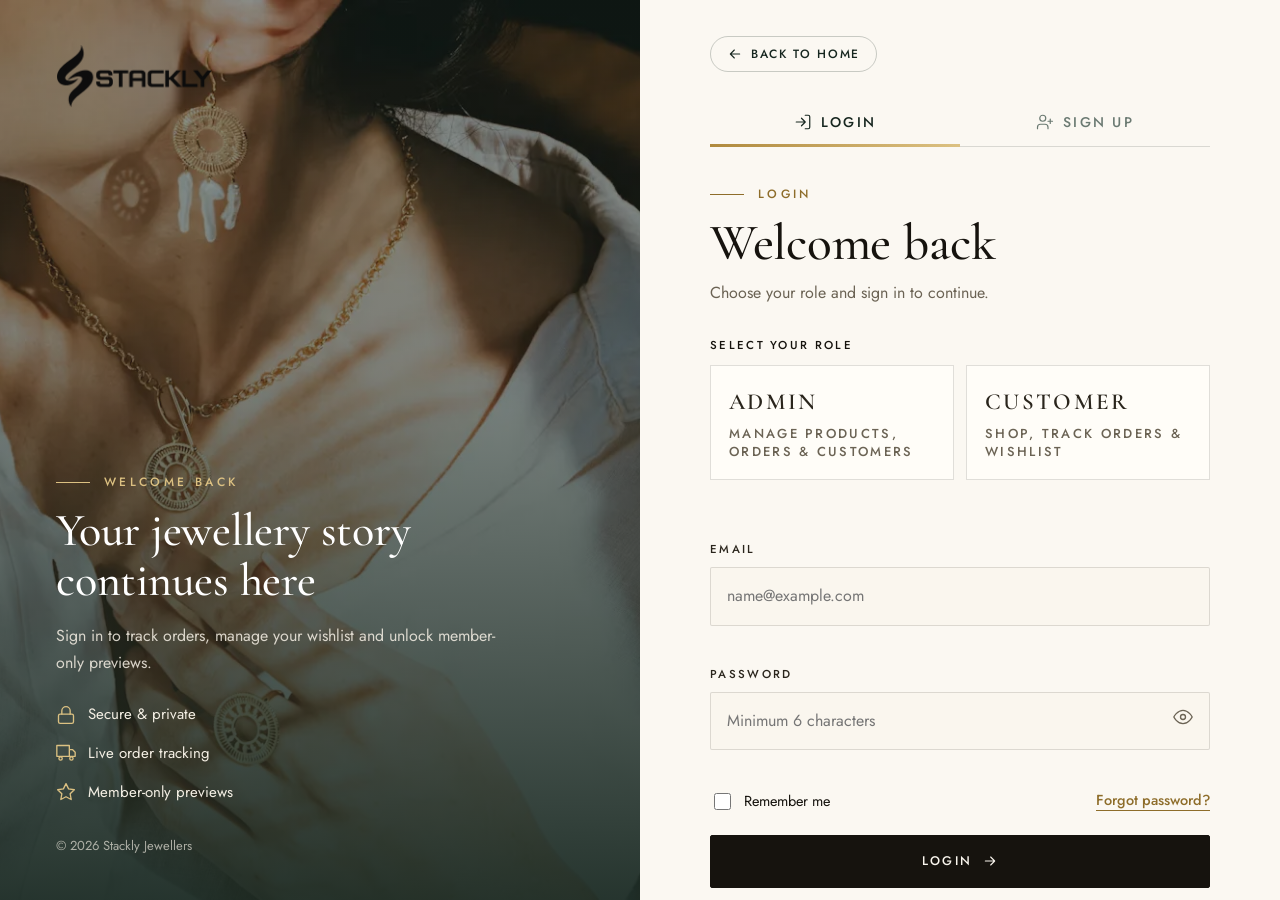
<file: customer-dashboard.html>
<!DOCTYPE html>
<html lang="en">
<head>
<meta charset="utf-8">
<meta name="viewport" content="width=device-width,initial-scale=1">
<title>My Account | Stackly Jewellers</title>
<meta name="robots" content="noindex">
<meta name="referrer" content="no-referrer">
<link rel="icon" type="image/png" href="assets/img/favicon.png">
<link rel="preconnect" href="https://fonts.googleapis.com"><link rel="preconnect" href="https://fonts.gstatic.com" crossorigin><link href="https://fonts.googleapis.com/css2?family=Cormorant+Garamond:ital,wght@0,400;0,500;0,600;1,400;1,500&family=Jost:wght@300;400;500;600&display=swap" rel="stylesheet">
<link rel="stylesheet" href="assets/css/dash.css">
</head>
<body class="dash" data-role="Customer">
<aside class="sb" id="sb" aria-label="Dashboard menu">
  <div class="sb-top"><a class="brand" aria-current="page" href="#overview" aria-label="Stackly Jewellers home"><img class="logo" src="assets/img/stackly-logo.png" alt="Stackly Jewellers" width="157" height="64"></a><button class="sb-x" id="sbClose" type="button" aria-label="Close menu"><svg viewBox="0 0 24 24" fill="none" stroke="currentColor" stroke-width="1.6" stroke-linecap="round" stroke-linejoin="round" aria-hidden="true"><path d="M6 6l12 12M18 6L6 18"/></svg></button></div>
  <div class="sb-user"><div class="av3" data-u="initial">U</div><div><b data-u="name">User</b><span class="badge" data-u="role">Role</span><small class="sb-mail" data-u="email"></small></div></div>
  <div class="sb-label">Customer menu</div>
  <nav class="sb-nav"><button class="nv on" type="button" data-p="overview" data-t="Overview"><svg viewBox="0 0 24 24" fill="none" stroke="currentColor" stroke-width="1.6" stroke-linecap="round" stroke-linejoin="round" aria-hidden="true"><rect x="3" y="3" width="7" height="7"/><rect x="14" y="3" width="7" height="7"/><rect x="14" y="14" width="7" height="7"/><rect x="3" y="14" width="7" height="7"/></svg><span>Overview</span></button><button class="nv" type="button" data-p="orders" data-t="My Orders"><svg viewBox="0 0 24 24" fill="none" stroke="currentColor" stroke-width="1.6" stroke-linecap="round" stroke-linejoin="round" aria-hidden="true"><path d="M6 2L3 6v14a2 2 0 0 0 2 2h14a2 2 0 0 0 2-2V6l-3-4zM3 6h18M16 10a4 4 0 0 1-8 0"/></svg><span>My Orders</span></button><button class="nv" type="button" data-p="wishlist" data-t="Wishlist"><svg viewBox="0 0 24 24" fill="none" stroke="currentColor" stroke-width="1.6" stroke-linecap="round" stroke-linejoin="round" aria-hidden="true"><path d="M20.8 4.6a5.5 5.5 0 0 0-7.8 0L12 5.7l-1-1.1a5.5 5.5 0 0 0-7.8 7.8l1 1.1L12 21l7.8-7.5 1-1.1a5.5 5.5 0 0 0 0-7.8z"/></svg><span>Wishlist</span></button><button class="nv" type="button" data-p="addresses" data-t="Addresses"><svg viewBox="0 0 24 24" fill="none" stroke="currentColor" stroke-width="1.6" stroke-linecap="round" stroke-linejoin="round" aria-hidden="true"><path d="M21 10c0 7-9 13-9 13S3 17 3 10a9 9 0 0 1 18 0z"/><circle cx="12" cy="10" r="3"/></svg><span>Addresses</span></button><button class="nv" type="button" data-p="offers" data-t="Offers"><svg viewBox="0 0 24 24" fill="none" stroke="currentColor" stroke-width="1.6" stroke-linecap="round" stroke-linejoin="round" aria-hidden="true"><path d="M20.6 13.4l-7.2 7.2a2 2 0 0 1-2.8 0L2 12V2h10l8.6 8.6a2 2 0 0 1 0 2.8z"/><circle cx="7" cy="7" r="1.5"/></svg><span>Offers</span></button><button class="nv" type="button" data-p="support" data-t="Support"><svg viewBox="0 0 24 24" fill="none" stroke="currentColor" stroke-width="1.6" stroke-linecap="round" stroke-linejoin="round" aria-hidden="true"><path d="M21 15a2 2 0 0 1-2 2H7l-4 4V5a2 2 0 0 1 2-2h14a2 2 0 0 1 2 2z"/></svg><span>Support</span></button><button class="nv" type="button" data-p="profile" data-t="Profile"><svg viewBox="0 0 24 24" fill="none" stroke="currentColor" stroke-width="1.6" stroke-linecap="round" stroke-linejoin="round" aria-hidden="true"><path d="M20 21v-2a4 4 0 0 0-4-4H8a4 4 0 0 0-4 4v2"/><circle cx="12" cy="7" r="4"/></svg><span>Profile</span></button></nav>
  <div class="sb-foot"><button type="button" data-logout><svg viewBox="0 0 24 24" fill="none" stroke="currentColor" stroke-width="1.6" stroke-linecap="round" stroke-linejoin="round" aria-hidden="true"><path d="M9 21H5a2 2 0 0 1-2-2V5a2 2 0 0 1 2-2h4M16 17l5-5-5-5M21 12H9"/></svg> Logout</button></div>
</aside>
<div class="scrim" id="scrim"></div>
<header class="tb">
  <div class="tb-l"><button class="burger ib" id="sbOpen" type="button" aria-label="Open menu"><svg viewBox="0 0 24 24" fill="none" stroke="currentColor" stroke-width="1.6" stroke-linecap="round" stroke-linejoin="round" aria-hidden="true"><path d="M3 7h18M3 12h18M3 17h18"/></svg></button><div><span class="crumb">Customer console</span><h1 id="ptitle">Overview</h1></div></div>
  <div class="tb-r">
    <label class="srch"><svg viewBox="0 0 24 24" fill="none" stroke="currentColor" stroke-width="1.6" stroke-linecap="round" stroke-linejoin="round" aria-hidden="true"><circle cx="11" cy="11" r="8"/><path d="M21 21l-4.3-4.3"/></svg><input id="gsearch" type="search" placeholder="Search this page..." aria-label="Search this page"></label>
    <button class="ib" id="bell" type="button" aria-label="Notifications"><svg viewBox="0 0 24 24" fill="none" stroke="currentColor" stroke-width="1.6" stroke-linecap="round" stroke-linejoin="round" aria-hidden="true"><path d="M18 8A6 6 0 0 0 6 8c0 7-3 9-3 9h18s-3-2-3-9M13.7 21a2 2 0 0 1-3.4 0"/></svg><i></i></button>
    <div class="chip-u"><div class="av3" data-u="initial">U</div><div><b data-u="name">User</b><small data-u="email">email</small></div></div>
  </div>
</header>
<div class="main"><div class="content"><div class="ubar" aria-label="Signed in user"><div class="av3" data-u="initial">U</div><div class="ub-t"><b data-u="name">User</b><span class="badge" data-u="role">Role</span><small data-u="email"></small></div></div>
<section class="panel on" id="p-overview"><div class="stack">
<div class="welcome"><div class="bg"><img src="https://images.unsplash.com/photo-1600685890506-593fdf55949b?auto=format&fit=crop&w=1600&q=75" alt=""></div><div><small>Customer account</small><h2>Hello, <span data-u="name">Guest</span></h2><p>Signed in as <b data-u="role">Customer</b> · <span data-u="email"></span></p></div><div class="acts"><button class="btn gold" type="button" onclick="location.href='collections.html'">Shop Collections</button><button class="btn line-l" type="button" data-goto="orders">Track Orders</button></div></div>
<div class="g-stats"><div class="dc sc a"><div class="ico"><svg viewBox="0 0 24 24" fill="none" stroke="currentColor" stroke-width="1.6" stroke-linecap="round" stroke-linejoin="round" aria-hidden="true"><path d="M6 2L3 6v14a2 2 0 0 0 2 2h14a2 2 0 0 0 2-2V6l-3-4zM3 6h18M16 10a4 4 0 0 1-8 0"/></svg></div><div><small>Total orders</small><b data-count="4" data-suffix="">0</b><span class="dl">2 in progress</span></div></div><div class="dc sc b"><div class="ico"><svg viewBox="0 0 24 24" fill="none" stroke="currentColor" stroke-width="1.6" stroke-linecap="round" stroke-linejoin="round" aria-hidden="true"><path d="M20.8 4.6a5.5 5.5 0 0 0-7.8 0L12 5.7l-1-1.1a5.5 5.5 0 0 0-7.8 7.8l1 1.1L12 21l7.8-7.5 1-1.1a5.5 5.5 0 0 0 0-7.8z"/></svg></div><div><small>Wishlist</small><b data-count="4" data-suffix="">0</b><span class="dl">4 saved pieces</span></div></div><div class="dc sc c"><div class="ico"><svg viewBox="0 0 24 24" fill="none" stroke="currentColor" stroke-width="1.6" stroke-linecap="round" stroke-linejoin="round" aria-hidden="true"><path d="M12 2l3.1 6.3 6.9 1-5 4.9 1.2 6.8-6.2-3.3-6.2 3.3L7 14.2 2 9.3l6.9-1z"/></svg></div><div><small>Reward points</small><b data-count="1250" data-suffix="">0</b><span class="dl">Worth ₹ 1,250</span></div></div><div class="dc sc d"><div class="ico"><svg viewBox="0 0 24 24" fill="none" stroke="currentColor" stroke-width="1.6" stroke-linecap="round" stroke-linejoin="round" aria-hidden="true"><path d="M20.6 13.4l-7.2 7.2a2 2 0 0 1-2.8 0L2 12V2h10l8.6 8.6a2 2 0 0 1 0 2.8z"/><circle cx="7" cy="7" r="1.5"/></svg></div><div><small>Active offers</small><b data-count="3" data-suffix="">0</b><span class="dl">Use before 30 Nov</span></div></div></div>
<div class="dc"><div style="display:flex;gap:20px;align-items:center;flex-wrap:wrap"><img src="https://images.unsplash.com/photo-1605100804763-247f67b3557e?auto=format&fit=crop&w=160&q=75" alt="" width="84" height="84" style="width:84px;height:84px;object-fit:cover"><div><span style="font-size:12px;letter-spacing:.2em;text-transform:uppercase;color:var(--gold-d)">Order #ST-2481</span><h3>Aurora Solitaire Ring</h3><p style="color:var(--muted)">Estimated delivery on 20 Nov 2026</p></div></div><ol class="track" style="list-style:none;padding:0;margin-bottom:0"><li class="done"><b>Placed</b><span>12 Nov</span></li><li class="done"><b>Crafting</b><span>13 Nov</span></li><li class="cur"><b>Quality check</b><span>Today</span></li><li class=""><b>Shipped</b><span>~18 Nov</span></li><li class=""><b>Delivered</b><span>~20 Nov</span></li></ol></div>
<div><div class="ph-h" style="margin-bottom:16px"><div><h2 style="font-size:34px">Picked for you</h2></div></div><div class="rec"><article class="pc"><div class="im"><img src="https://images.unsplash.com/photo-1605100804763-247f67b3557e?auto=format&fit=crop&w=600&q=75" alt="Aurora Solitaire Ring" loading="lazy"></div><div class="bd"><h4>Aurora Solitaire Ring</h4><small>18K white gold · 0.50 ct diamond</small><span class="pp">₹ 78,900</span><div class="bt"><button class="btn mini" type="button" data-toast="Aurora Solitaire Ring added to cart.">Add to Cart</button><button class="btn line mini" type="button" data-toast="Saved to wishlist.">Save</button></div></div></article><article class="pc"><div class="im"><img src="https://images.unsplash.com/photo-1787520309842-6a8e4b7cdd7f?auto=format&fit=crop&w=600&q=75" alt="Brilliant Stud Earrings" loading="lazy"></div><div class="bd"><h4>Brilliant Stud Earrings</h4><small>18K gold · round diamonds</small><span class="pp">₹ 42,750</span><div class="bt"><button class="btn mini" type="button" data-toast="Brilliant Stud Earrings added to cart.">Add to Cart</button><button class="btn line mini" type="button" data-toast="Saved to wishlist.">Save</button></div></div></article><article class="pc"><div class="im"><img src="https://images.unsplash.com/photo-1569397288884-4d43d6738fbd?auto=format&fit=crop&w=600&q=75" alt="Celeste Pendant Necklace" loading="lazy"></div><div class="bd"><h4>Celeste Pendant Necklace</h4><small>22K gold · pendant chain</small><span class="pp">₹ 56,400</span><div class="bt"><button class="btn mini" type="button" data-toast="Celeste Pendant Necklace added to cart.">Add to Cart</button><button class="btn line mini" type="button" data-toast="Saved to wishlist.">Save</button></div></div></article></div></div>
</div></section><section class="panel" id="p-orders"><div class="ph-h"><div><h2>My Orders</h2><p>Your recent purchases and their status.</p></div></div><div class="ord"><article class="dc od"><img src="https://images.unsplash.com/photo-1605100804763-247f67b3557e?auto=format&fit=crop&w=200&q=75" alt="Aurora Solitaire Ring" loading="lazy"><div><span class="id">#ST-2481</span><h3>Aurora Solitaire Ring</h3><small>Ordered on 12 Nov 2026 · ₹ 78,900</small></div><span class="st st-warn">In Production</span></article><article class="dc od"><img src="https://images.unsplash.com/photo-1569397288884-4d43d6738fbd?auto=format&fit=crop&w=200&q=75" alt="Celeste Pendant Necklace" loading="lazy"><div><span class="id">#ST-2392</span><h3>Celeste Pendant Necklace</h3><small>Ordered on 28 Oct 2026 · ₹ 56,400</small></div><span class="st st-info">Shipped</span></article><article class="dc od"><img src="https://images.unsplash.com/photo-1787520309842-6a8e4b7cdd7f?auto=format&fit=crop&w=200&q=75" alt="Brilliant Stud Earrings" loading="lazy"><div><span class="id">#ST-2310</span><h3>Brilliant Stud Earrings</h3><small>Ordered on 04 Oct 2026 · ₹ 42,750</small></div><span class="st st-ok">Delivered</span></article><article class="dc od"><img src="https://images.unsplash.com/photo-1602173574767-37ac01994b2a?auto=format&fit=crop&w=200&q=75" alt="Classic Chain Bracelet" loading="lazy"><div><span class="id">#ST-2244</span><h3>Classic Chain Bracelet</h3><small>Ordered on 15 Sep 2026 · ₹ 74,800</small></div><span class="st st-ok">Delivered</span></article></div></section><section class="panel" id="p-wishlist"><div class="ph-h"><div><h2>Wishlist</h2><p>Pieces you have saved for later.</p></div></div><div class="dc" style="background:none;border:0;padding:0"><div class="wl"><article class="pc"><div class="im"><img src="https://images.unsplash.com/photo-1605100804763-247f67b3557e?auto=format&fit=crop&w=500&q=75" alt="Aurora Solitaire Ring" loading="lazy"></div><div class="bd"><h4>Aurora Solitaire Ring</h4><span class="pp">₹ 78,900</span><div class="bt"><button class="btn mini" type="button" data-toast="Aurora Solitaire Ring added to cart.">Add to Cart</button><button class="ab del" type="button" data-del="article" aria-label="Remove"><svg viewBox="0 0 24 24" fill="none" stroke="currentColor" stroke-width="1.6" stroke-linecap="round" stroke-linejoin="round" aria-hidden="true"><path d="M3 6h18M8 6V4h8v2M19 6l-1 14H6L5 6"/></svg></button></div></div></article><article class="pc"><div class="im"><img src="https://images.unsplash.com/photo-1777999745582-781ebbd8c7b9?auto=format&fit=crop&w=500&q=75" alt="Diamond Hoop Earrings" loading="lazy"></div><div class="bd"><h4>Diamond Hoop Earrings</h4><span class="pp">₹ 52,300</span><div class="bt"><button class="btn mini" type="button" data-toast="Diamond Hoop Earrings added to cart.">Add to Cart</button><button class="ab del" type="button" data-del="article" aria-label="Remove"><svg viewBox="0 0 24 24" fill="none" stroke="currentColor" stroke-width="1.6" stroke-linecap="round" stroke-linejoin="round" aria-hidden="true"><path d="M3 6h18M8 6V4h8v2M19 6l-1 14H6L5 6"/></svg></button></div></div></article><article class="pc"><div class="im"><img src="https://images.unsplash.com/photo-1758995116383-f51775896add?auto=format&fit=crop&w=500&q=75" alt="Bridal Bangle Stack" loading="lazy"></div><div class="bd"><h4>Bridal Bangle Stack</h4><span class="pp">₹ 1,86,000</span><div class="bt"><button class="btn mini" type="button" data-toast="Bridal Bangle Stack added to cart.">Add to Cart</button><button class="ab del" type="button" data-del="article" aria-label="Remove"><svg viewBox="0 0 24 24" fill="none" stroke="currentColor" stroke-width="1.6" stroke-linecap="round" stroke-linejoin="round" aria-hidden="true"><path d="M3 6h18M8 6V4h8v2M19 6l-1 14H6L5 6"/></svg></button></div></div></article><article class="pc"><div class="im"><img src="https://images.unsplash.com/photo-1640083239745-9bbd77a2097f?auto=format&fit=crop&w=500&q=75" alt="Pearl Halo Pendant" loading="lazy"></div><div class="bd"><h4>Pearl Halo Pendant</h4><span class="pp">₹ 68,200</span><div class="bt"><button class="btn mini" type="button" data-toast="Pearl Halo Pendant added to cart.">Add to Cart</button><button class="ab del" type="button" data-del="article" aria-label="Remove"><svg viewBox="0 0 24 24" fill="none" stroke="currentColor" stroke-width="1.6" stroke-linecap="round" stroke-linejoin="round" aria-hidden="true"><path d="M3 6h18M8 6V4h8v2M19 6l-1 14H6L5 6"/></svg></button></div></div></article></div><div class="empty dc">Your wishlist is empty.<br><br><a class="btn mini" href="collections.html">Browse collections</a></div></div></section><section class="panel" id="p-addresses"><div class="ph-h"><div><h2>Addresses</h2><p>Where should we deliver your jewellery?</p></div></div><div class="stack"><div class="adr-g" id="adrList"><article class="dc adr"><span class="st st-ok dft">Default</span><h3>Home</h3><p>Flat 402, Sai Residency, MVP Colony, Visakhapatnam, Andhra Pradesh 530017</p><div><button class="btn line mini" type="button" data-del="article">Remove</button></div></article><article class="dc adr"><h3>Office</h3><p>2nd Floor, Tech Park Road, Madhurawada, Visakhapatnam 530048</p><div><button class="btn line mini" type="button" data-del="article">Remove</button></div></article></div>
<div class="dc"><h3>Add new address</h3><p class="sub">Saved to this session.</p><form id="addrForm" novalidate><div class="f2"><div class="fld"><label for="aL">Label</label><input class="inp" id="aL" placeholder="Home, Office..."></div><div class="fld"><label for="aA">Full address</label><input class="inp" id="aA" placeholder="Street, area, city, pincode"></div></div><button class="btn gold" type="submit">Save Address</button></form></div></div></section><section class="panel" id="p-offers"><div class="ph-h"><div><h2>Offers &amp; Coupons</h2><p>Tap copy and apply at checkout.</p></div></div><div class="stack"><article class="cp"><div><h3>Festive 10</h3><p>10% off on gold jewellery above ₹ 50,000</p><code>FESTIVE10</code></div><button class="btn line mini" type="button" data-copy="FESTIVE10"><svg viewBox="0 0 24 24" fill="none" stroke="currentColor" stroke-width="1.6" stroke-linecap="round" stroke-linejoin="round" aria-hidden="true"><rect x="9" y="9" width="13" height="13" rx="2"/><path d="M5 15H4a2 2 0 0 1-2-2V4a2 2 0 0 1 2-2h9a2 2 0 0 1 2 2v1"/></svg> Copy</button></article><article class="cp"><div><h3>Bridal Welcome</h3><p>Free engraving with any bridal set</p><code>BRIDAL26</code></div><button class="btn line mini" type="button" data-copy="BRIDAL26"><svg viewBox="0 0 24 24" fill="none" stroke="currentColor" stroke-width="1.6" stroke-linecap="round" stroke-linejoin="round" aria-hidden="true"><rect x="9" y="9" width="13" height="13" rx="2"/><path d="M5 15H4a2 2 0 0 1-2-2V4a2 2 0 0 1 2-2h9a2 2 0 0 1 2 2v1"/></svg> Copy</button></article><article class="cp"><div><h3>First Diamond</h3><p>₹ 2,000 off your first diamond piece</p><code>DIAMOND2K</code></div><button class="btn line mini" type="button" data-copy="DIAMOND2K"><svg viewBox="0 0 24 24" fill="none" stroke="currentColor" stroke-width="1.6" stroke-linecap="round" stroke-linejoin="round" aria-hidden="true"><rect x="9" y="9" width="13" height="13" rx="2"/><path d="M5 15H4a2 2 0 0 1-2-2V4a2 2 0 0 1 2-2h9a2 2 0 0 1 2 2v1"/></svg> Copy</button></article></div></section><section class="panel" id="p-support"><div class="ph-h"><div><h2>Support</h2><p>We usually reply within 24 hours.</p></div></div><div class="g-2 g-eq"><div class="dc faqd"><h3>Frequently asked</h3><p class="sub">Quick answers</p><div class="faq-i"><button class="faq-q" type="button">How do I track my order?<svg viewBox="0 0 24 24" fill="none" stroke="currentColor" stroke-width="1.6" stroke-linecap="round" stroke-linejoin="round" aria-hidden="true"><path d="M12 5v14M5 12h14"/></svg></button><div class="faq-a"><div><p>Open My Orders to see live progress from crafting to delivery. You also receive SMS updates at every stage.</p></div></div></div><div class="faq-i"><button class="faq-q" type="button">Can I return or exchange a piece?<svg viewBox="0 0 24 24" fill="none" stroke="currentColor" stroke-width="1.6" stroke-linecap="round" stroke-linejoin="round" aria-hidden="true"><path d="M12 5v14M5 12h14"/></svg></button><div class="faq-a"><div><p>Yes. Unworn jewellery can be exchanged within 15 days. Custom pieces follow the terms on your invoice.</p></div></div></div><div class="faq-i"><button class="faq-q" type="button">How do reward points work?<svg viewBox="0 0 24 24" fill="none" stroke="currentColor" stroke-width="1.6" stroke-linecap="round" stroke-linejoin="round" aria-hidden="true"><path d="M12 5v14M5 12h14"/></svg></button><div class="faq-a"><div><p>Earn 1 point for every ₹ 100 spent. Points can be redeemed on your next purchase.</p></div></div></div></div><div class="dc"><h3>Message us</h3><p class="sub">Tell us how we can help.</p><form id="supForm" novalidate><div class="fld" style="margin-bottom:18px"><label for="supMsg">Message</label><textarea class="inp" id="supMsg" placeholder="Write your message"></textarea></div><button class="btn gold" type="submit">Send Message</button></form></div></div></section><section class="panel" id="p-profile"><div class="ph-h"><div><h2>My Profile</h2><p>Details saved from your login session.</p></div></div><div class="stack"><div class="dc"><div class="prof"><div class="av3" data-u="initial">U</div><div><h3 data-u="name">User</h3><span class="badge" style="color:var(--gold-d);border-color:var(--gold)" data-u="role">Role</span><p style="color:var(--muted);margin-top:6px" data-u="email"></p></div><button class="btn line mini" style="margin-left:auto" type="button" data-logout><svg viewBox="0 0 24 24" fill="none" stroke="currentColor" stroke-width="1.6" stroke-linecap="round" stroke-linejoin="round" aria-hidden="true"><path d="M9 21H5a2 2 0 0 1-2-2V5a2 2 0 0 1 2-2h4M16 17l5-5-5-5M21 12H9"/></svg> Logout</button></div></div>
<div class="dc"><h3>Account details</h3><p class="sub">Stored securely in this browser for your session.</p><div class="kvl"><div><small>Name</small><b data-u="name"></b></div><div><small>Role</small><b data-u="role"></b></div><div><small>Email</small><b data-u="email"></b></div><div><small>Last login</small><b data-u="last"></b></div><div><small>Member since</small><b>November 2026</b></div></div></div></div></section>
</div></div>
<div class="toast" id="toast" role="status" aria-live="polite"></div>
<script src="assets/js/dash.js"></script>
</body>
</html>
</file>
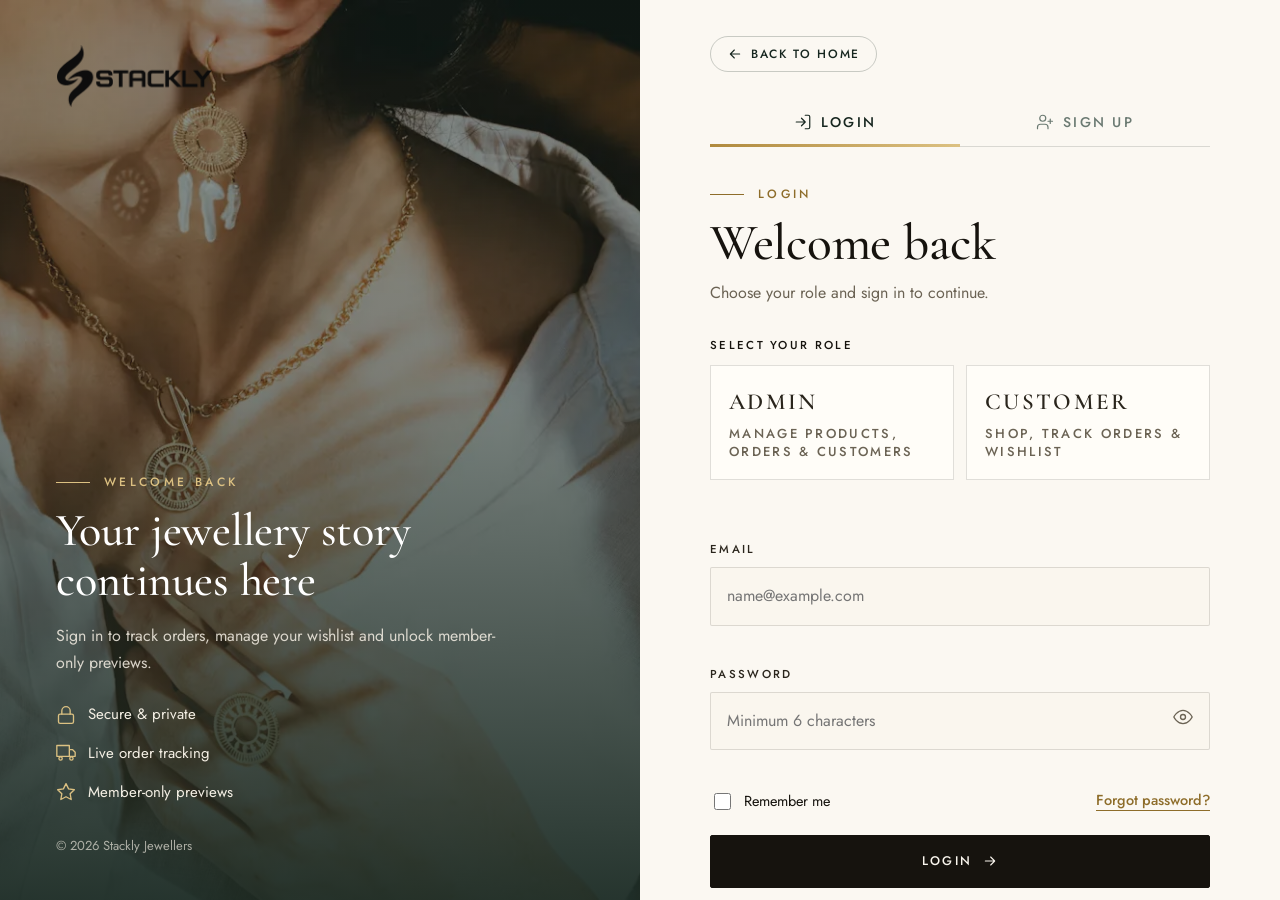
<file: login.html>
<!DOCTYPE html>
<html lang="en">
<head>
<meta charset="utf-8">
<meta name="viewport" content="width=device-width,initial-scale=1">
<title>Login | Stackly Jewellers</title>
<meta name="description" content="Sign in to your Stackly account.">
<meta name="theme-color" content="#16261f">
<link rel="icon" type="image/png" href="assets/img/favicon.png">
<meta name="referrer" content="no-referrer">
<link rel="preconnect" href="https://fonts.googleapis.com"><link rel="preconnect" href="https://fonts.gstatic.com" crossorigin><link href="https://fonts.googleapis.com/css2?family=Cormorant+Garamond:ital,wght@0,400;0,500;0,600;1,400;1,500&family=Jost:wght@300;400;500;600&display=swap" rel="stylesheet">
<link rel="stylesheet" href="assets/css/site.css">
<style>
/* ===== Split-screen auth layout: left fixed, right scrolls ===== */
[hidden]{display:none!important}
/* site header is not used on this layout (kept in DOM so site.js keeps working) */
body.auth-pg .hdr,body.auth-pg .mscrim,body.auth-pg .mnav{display:none!important}
body.auth-pg{margin:0!important;padding:0!important;min-height:0!important;background:#fbf8f2}
body.auth-pg>main,body.auth-pg main.auth{margin:0!important;padding:0!important;top:0!important;border:0!important}
body.auth-pg main.auth{display:grid!important;grid-template-columns:1fr 1fr!important;height:100vh!important;min-height:0!important;max-width:none!important;margin:0!important;padding:0!important;gap:0!important}
html:has(body.auth-pg),body.auth-pg{height:100%;overflow:hidden}

/* Left panel (never scrolls) */
.axl{position:relative;height:100vh;overflow:hidden;display:flex;flex-direction:column;justify-content:space-between;padding:44px 56px;color:#f4efe4;background:#16261f;isolation:isolate}
.axl-img{position:absolute;inset:0;width:100%;height:100%;object-fit:cover;z-index:-2;opacity:0;transition:opacity .7s ease}
.axl-img.on{opacity:1}
.axl::after{content:"";position:absolute;inset:0;z-index:-1;background:linear-gradient(180deg,rgba(22,38,31,.5) 0%,rgba(22,38,31,.55) 40%,rgba(22,38,31,.93) 100%)}
.axl-logo img{display:block;width:157px;height:auto}
.axl-copy .eyebrow{color:var(--gold-l,#d9b96a)}
.axl-copy h2{font:500 clamp(34px,3.6vw,54px)/1.1 "Cormorant Garamond",serif;margin:12px 0 16px;color:#fff}
.axl-copy p{max-width:440px;line-height:1.7;color:rgba(244,239,228,.85);margin:0 0 26px}
.axl-copy ul{list-style:none;padding:0;margin:0 0 30px;display:grid;gap:14px}
.axl-copy li{display:flex;align-items:center;gap:12px;font-size:15px}
.axl-copy li svg{width:20px;height:20px;flex:none;color:var(--gold-l,#d9b96a)}
.axl-foot{font-size:13px;opacity:.65}

/* Right panel (scrolls on its own) */
body.auth-pg .auth-r{height:100vh!important;overflow-y:auto!important;overscroll-behavior:contain;padding:36px 56px 56px!important;background:#fbf8f2!important;display:block!important}
body.auth-pg .axr{width:100%!important;max-width:500px!important;margin:0 auto!important;padding:0!important;background:transparent!important;box-shadow:none!important;border:0!important}
.gohome{display:inline-flex;align-items:center;gap:8px;padding:9px 16px;border:1px solid rgba(22,38,31,.22);border-radius:999px;color:#16261f;text-decoration:none;font:500 12px/1 "Jost",system-ui,sans-serif;letter-spacing:.14em;text-transform:uppercase;transition:.2s}
.gohome:hover{border-color:var(--gold,#b8923a);color:var(--gold,#b8923a)}
.gohome svg{width:16px;height:16px}

/* Login / Sign up tabs */
.tabs{position:relative;display:grid;grid-template-columns:1fr 1fr;margin:26px 0 30px;border-bottom:1px solid rgba(22,38,31,.15)}
.tab{display:flex;align-items:center;justify-content:center;gap:9px;padding:15px 8px;background:none;border:0;color:#6b7a72;font:500 14px/1 "Jost",system-ui,sans-serif;letter-spacing:.16em;text-transform:uppercase;cursor:pointer;transition:color .25s}
.tab svg{width:18px;height:18px}
.tab:hover{color:#16261f}
.tab.on{color:#16261f}
.tab:focus-visible{outline:2px solid var(--gold,#b8923a);outline-offset:-2px}
.tab-bar{position:absolute;left:0;bottom:-1px;width:50%;height:3px;background:linear-gradient(90deg,var(--gold,#b8923a),var(--gold-l,#d9b96a));transition:transform .35s cubic-bezier(.4,0,.2,1)}
.tabs[data-active="signup"] .tab-bar{transform:translateX(100%)}
.tp{display:none}
.tp.on{display:block;animation:axIn .35s ease}
@keyframes axIn{from{opacity:0;transform:translateY(8px)}to{opacity:1;transform:none}}

/* Social login */
.soc-div{display:flex;align-items:center;gap:12px;margin:24px 0 14px;color:#7a7a72;font-size:12px;letter-spacing:.14em;text-transform:uppercase}
.soc-div::before,.soc-div::after{content:"";flex:1;height:1px;background:currentColor;opacity:.25}
.soc-row{display:grid;grid-template-columns:repeat(3,1fr);gap:10px}
.sbtn{display:flex;align-items:center;justify-content:center;gap:8px;min-height:46px;padding:10px;border:1px solid rgba(0,0,0,.15);border-radius:10px;background:#fff;color:#1a1a1a;font:500 14px/1 "Jost",system-ui,sans-serif;cursor:pointer;transition:border-color .2s,transform .2s,box-shadow .2s}
.sbtn:hover{border-color:var(--gold,#b8923a);transform:translateY(-1px);box-shadow:0 4px 14px rgba(0,0,0,.08)}
.sbtn:focus-visible{outline:2px solid var(--gold,#b8923a);outline-offset:2px}
.sbtn svg{width:20px;height:20px;flex:none}
@media(max-width:420px){.sbtn span{display:none}}

/* Tablet / mobile: normal page scroll, compact banner on top */
@media(max-width:900px){
  html:has(body.auth-pg),body.auth-pg{height:auto;overflow:auto}
  body.auth-pg main.auth{display:block!important;height:auto!important}
  .axl{height:auto;min-height:230px;padding:26px 22px}
  .axl-copy p,.axl-copy ul,.axl-foot{display:none}
  .axl-copy h2{font-size:30px;margin-bottom:0}
  body.auth-pg .auth-r{height:auto!important;overflow:visible!important;padding:26px 20px 48px!important}
}
</style>
</head>
<body class="auth-pg" data-start="login">
<header class="hdr" id="hdr">
  <div class="wrap hdr-in">
    <a class="brand" href="index.html" aria-label="Stackly Jewellers home"><img class="logo" src="assets/img/stackly-logo.png" alt="Stackly Jewellers" width="157" height="64"></a>
    <nav class="nav" aria-label="Main navigation"><a href="index.html">Home</a><a href="collections.html">Collections</a><a href="about.html">About</a><a href="services.html">Services</a><a href="contact.html">Contact</a></nav>
    <div class="hdr-r">
      <button class="ibtn" type="button" data-cartbtn aria-label="Shopping bag"><i data-cart data-n="0"></i></button>
      <a class="btn sm" href="login.html" data-login>Login</a>
      <button class="ibtn burger" id="menuOpen" type="button" aria-label="Open menu" aria-controls="mnav" aria-expanded="false"></button>
    </div>
  </div>
</header>
<div class="mscrim" id="mscrim"></div>
<aside class="mnav" id="mnav" aria-label="Mobile menu"><button class="ibtn" id="menuClose" type="button" aria-label="Close menu"></button></aside>
<div class="toast" id="toast" role="status" aria-live="polite"></div>
<main class="auth">

<section class="axl" aria-label="Stackly Jewellers">
  <img class="axl-img" data-img="login" src="./gallery/login-page-1.webp" alt="Woman wearing a gold necklace">
  <img class="axl-img" data-img="signup" src="./gallery/signup-page-1.webp" alt="Bridal portrait with gold jewellery">
  <a class="axl-logo" href="index.html" aria-label="Stackly Jewellers home"><img src="assets/img/stackly-logo.png" alt="Stackly Jewellers" width="157" height="64"></a>
  <div class="axl-bot">
    <div class="axl-copy" data-copy="login"><span class="eyebrow">Welcome back</span><h2>Your jewellery story continues here</h2><p>Sign in to track orders, manage your wishlist and unlock member-only previews.</p><ul><li><svg viewBox="0 0 24 24" fill="none" stroke="currentColor" stroke-width="1.6" stroke-linecap="round" stroke-linejoin="round" aria-hidden="true"><rect x="3" y="11" width="18" height="11" rx="2"/><path d="M7 11V7a5 5 0 0 1 10 0v4"/></svg>Secure &amp; private</li><li><svg viewBox="0 0 24 24" fill="none" stroke="currentColor" stroke-width="1.6" stroke-linecap="round" stroke-linejoin="round" aria-hidden="true"><path d="M1 3h15v13H1zM16 8h4l3 3v5h-7z"/><circle cx="5.5" cy="18.5" r="2"/><circle cx="18.5" cy="18.5" r="2"/></svg>Live order tracking</li><li><svg viewBox="0 0 24 24" fill="none" stroke="currentColor" stroke-width="1.6" stroke-linecap="round" stroke-linejoin="round" aria-hidden="true"><path d="M12 2l3.1 6.3 6.9 1-5 4.9 1.2 6.8-6.2-3.3-6.2 3.3L7 14.2 2 9.3l6.9-1z"/></svg>Member-only previews</li></ul></div>
    <div class="axl-copy" data-copy="signup" hidden><span class="eyebrow">Join Stackly</span><h2>Create an account, start your collection</h2><p>Save favourites, book private viewings and earn reward points on every purchase.</p><ul><li><svg viewBox="0 0 24 24" fill="none" stroke="currentColor" stroke-width="1.6" stroke-linecap="round" stroke-linejoin="round" aria-hidden="true"><path d="M20.8 4.6a5.5 5.5 0 0 0-7.8 0L12 5.7l-1-1.1a5.5 5.5 0 0 0-7.8 7.8l1 1.1L12 21l7.8-7.5 1-1.1a5.5 5.5 0 0 0 0-7.8z"/></svg>Wishlist &amp; alerts</li><li><svg viewBox="0 0 24 24" fill="none" stroke="currentColor" stroke-width="1.6" stroke-linecap="round" stroke-linejoin="round" aria-hidden="true"><path d="M20 12v10H4V12M2 7h20v5H2zM12 22V7M12 7H7.5a2.5 2.5 0 0 1 0-5C11 2 12 7 12 7zM12 7h4.5a2.5 2.5 0 0 0 0-5C13 2 12 7 12 7z"/></svg>Reward points on every order</li><li><svg viewBox="0 0 24 24" fill="none" stroke="currentColor" stroke-width="1.6" stroke-linecap="round" stroke-linejoin="round" aria-hidden="true"><path d="M12 19l7-7 3 3-7 7zM18 13l-1.5-7.5L2 2l3.5 14.5L13 18z"/></svg>Custom design access</li></ul></div>
    <div class="axl-foot">&copy; 2026 Stackly Jewellers</div>
  </div>
</section>

<section class="auth-r"><div class="axr box">
  <a class="gohome" href="index.html"><svg viewBox="0 0 24 24" fill="none" stroke="currentColor" stroke-width="1.6" stroke-linecap="round" stroke-linejoin="round" aria-hidden="true"><path d="M19 12H5M11 6l-6 6 6 6"/></svg>Back to home</a>

  <div class="tabs" role="tablist" aria-label="Account" data-active="login">
    <button class="tab" type="button" role="tab" id="tabLogin" data-tab="login" aria-controls="p-login"><svg viewBox="0 0 24 24" fill="none" stroke="currentColor" stroke-width="1.6" stroke-linecap="round" stroke-linejoin="round" aria-hidden="true"><path d="M15 3h4a2 2 0 0 1 2 2v14a2 2 0 0 1-2 2h-4M10 17l5-5-5-5M15 12H3"/></svg>Login</button>
    <button class="tab" type="button" role="tab" id="tabSign" data-tab="signup" aria-controls="p-signup"><svg viewBox="0 0 24 24" fill="none" stroke="currentColor" stroke-width="1.6" stroke-linecap="round" stroke-linejoin="round" aria-hidden="true"><path d="M16 21v-2a4 4 0 0 0-4-4H6a4 4 0 0 0-4 4v2"/><circle cx="9" cy="7" r="4"/><path d="M19 8v6M22 11h-6"/></svg>Sign up</button>
    <i class="tab-bar" aria-hidden="true"></i>
  </div>

  <!-- LOGIN -->
  <div class="tp" id="p-login" role="tabpanel" aria-labelledby="tabLogin"><span class="eyebrow">Login</span><h1>Welcome back</h1><p class="sub">Choose your role and sign in to continue.</p>
   <form id="fLogin" novalidate>
    <div class="fld" id="lr"><fieldset class="roles"><legend>Select your role</legend>
<label class="role"><input type="radio" name="role" value="Admin"><span><b>Admin</b><small>Manage products, orders &amp; customers</small></span></label>
<label class="role"><input type="radio" name="role" value="Customer"><span><b>Customer</b><small>Shop, track orders &amp; wishlist</small></span></label></fieldset><span class="err" role="alert"></span></div>
    <div class="fld"><label for="lEmail">Email</label><input class="inp" id="lEmail" type="email" placeholder="name@example.com" autocomplete="email"><span class="err" role="alert"></span></div>
    <div class="fld"><label for="lPw">Password</label><div class="pw"><input class="inp" id="lPw" type="password" placeholder="Minimum 6 characters" autocomplete="current-password" minlength="6"><button class="eye" type="button" aria-label="Show password"><span class="h"><svg viewBox="0 0 24 24" fill="none" stroke="currentColor" stroke-width="1.6" stroke-linecap="round" stroke-linejoin="round" aria-hidden="true"><path d="M1 12s4-8 11-8 11 8 11 8-4 8-11 8-11-8-11-8z"/><circle cx="12" cy="12" r="3"/></svg></span><span class="s"><svg viewBox="0 0 24 24" fill="none" stroke="currentColor" stroke-width="1.6" stroke-linecap="round" stroke-linejoin="round" aria-hidden="true"><path d="M17.9 17.9A10.9 10.9 0 0 1 12 20c-7 0-11-8-11-8a18.5 18.5 0 0 1 5.1-5.9M9.9 4.2A9.1 9.1 0 0 1 12 4c7 0 11 8 11 8a18.5 18.5 0 0 1-2.2 3.2M14.1 14.1a3 3 0 1 1-4.2-4.2M1 1l22 22"/></svg></span></button></div><span class="err" role="alert"></span></div>
    <div class="opts"><label class="chk"><input type="checkbox" id="remember"> Remember me</label><a class="lnk" href="404.html" id="toForgot">Forgot password?</a></div>
    <button class="btn block" type="submit" id="loginBtn">Login <svg viewBox="0 0 24 24" fill="none" stroke="currentColor" stroke-width="1.6" stroke-linecap="round" stroke-linejoin="round" aria-hidden="true"><path d="M5 12h14M13 6l6 6-6 6"/></svg></button>
    <div class="fbox" id="lmsg" role="status"></div>
   </form>
   <div class="soc-div"><span>or continue with</span></div>
   <div class="soc-row">
    <button onclick="window.location.href='404.html'" class="sbtn" type="button" data-social="Google" aria-label="Continue with Google"><svg viewBox="0 0 24 24" aria-hidden="true"><path fill="#4285F4" d="M22.56 12.25c0-.78-.07-1.53-.2-2.25H12v4.26h5.92a5.06 5.06 0 0 1-2.2 3.32v2.77h3.57c2.08-1.92 3.28-4.74 3.28-8.1z"/><path fill="#34A853" d="M12 23c2.97 0 5.46-.98 7.28-2.66l-3.57-2.77c-.98.66-2.23 1.06-3.71 1.06-2.86 0-5.29-1.93-6.16-4.53H2.18v2.84C3.99 20.53 7.7 23 12 23z"/><path fill="#FBBC05" d="M5.84 14.1a6.6 6.6 0 0 1 0-4.2V7.06H2.18a11 11 0 0 0 0 9.88l3.66-2.84z"/><path fill="#EA4335" d="M12 5.38c1.62 0 3.06.56 4.21 1.64l3.15-3.15C17.45 2.09 14.97 1 12 1 7.7 1 3.99 3.47 2.18 7.06l3.66 2.84C6.71 7.31 9.14 5.38 12 5.38z"/></svg><span>Google</span></button>
    <button onclick="window.location.href='404.html'" class="sbtn" type="button" data-social="Facebook" aria-label="Continue with Facebook"><svg viewBox="0 0 24 24" aria-hidden="true"><path fill="#1877F2" d="M24 12.07C24 5.4 18.63 0 12 0S0 5.4 0 12.07C0 18.1 4.39 23.1 10.13 24v-8.44H7.08v-3.49h3.05V9.41c0-3.02 1.8-4.7 4.54-4.7 1.31 0 2.68.24 2.68.24v2.97h-1.51c-1.49 0-1.96.93-1.96 1.88v2.27h3.33l-.53 3.49h-2.8V24C19.61 23.1 24 18.1 24 12.07z"/></svg><span>Facebook</span></button>
    <button onclick="window.location.href='404.html'" class="sbtn" type="button" data-social="Apple" aria-label="Continue with Apple"><svg viewBox="0 0 24 24" aria-hidden="true"><path fill="currentColor" d="M16.37 1.43c0 1.14-.46 2.23-1.2 3.03-.8.87-2.1 1.54-3.15 1.46-.13-1.1.41-2.27 1.14-3.03.82-.87 2.2-1.5 3.21-1.46zM20.5 17.3c-.55 1.27-.82 1.84-1.53 2.96-1 1.56-2.4 3.5-4.14 3.52-1.55.02-1.95-1.01-4.05-1-2.1.01-2.54 1.02-4.09 1-1.74-.02-3.07-1.77-4.07-3.33C-.2 16.1-.5 10.9 1.3 8.2c1.28-1.93 3.3-3.06 5.2-3.06 1.93 0 3.15 1.06 4.75 1.06 1.55 0 2.5-1.06 4.74-1.06 1.69 0 3.48.92 4.75 2.5-4.17 2.29-3.5 8.25.76 9.66z"/></svg><span>Apple</span></button>
   </div>
   <p class="sw">New to Stackly? <button class="lnk" type="button" data-tab="signup">Create an account</button></p>
  </div>

  <!-- SIGN UP -->
  <div class="tp" id="p-signup" role="tabpanel" aria-labelledby="tabSign"><span class="eyebrow">Sign up</span><h1>Create account</h1><p class="sub">Join Stackly in under a minute.</p>
   <form id="fSign" novalidate>
    <div class="fld" id="sr"><fieldset class="roles"><legend>Select your role</legend>
<label class="role"><input type="radio" name="role" value="Admin"><span><b>Admin</b><small>Manage products, orders &amp; customers</small></span></label>
<label class="role"><input type="radio" name="role" value="Customer"><span><b>Customer</b><small>Shop, track orders &amp; wishlist</small></span></label></fieldset><span class="err" role="alert"></span></div>
    <div class="fld"><label for="sName">Full name</label><input class="inp" id="sName" type="text" placeholder="Your full name" autocomplete="name"><span class="err" role="alert"></span></div>
    <div class="fld"><label for="sEmail">Email</label><input class="inp" id="sEmail" type="email" placeholder="name@example.com" autocomplete="email"><span class="err" role="alert"></span></div>
    <div class="row2"><div class="fld"><label for="sPw">Password</label><div class="pw"><input class="inp" id="sPw" type="password" placeholder="Min. 6 characters" autocomplete="new-password" minlength="6"><button class="eye" type="button" aria-label="Show password"><span class="h"><svg viewBox="0 0 24 24" fill="none" stroke="currentColor" stroke-width="1.6" stroke-linecap="round" stroke-linejoin="round" aria-hidden="true"><path d="M1 12s4-8 11-8 11 8 11 8-4 8-11 8-11-8-11-8z"/><circle cx="12" cy="12" r="3"/></svg></span><span class="s"><svg viewBox="0 0 24 24" fill="none" stroke="currentColor" stroke-width="1.6" stroke-linecap="round" stroke-linejoin="round" aria-hidden="true"><path d="M17.9 17.9A10.9 10.9 0 0 1 12 20c-7 0-11-8-11-8a18.5 18.5 0 0 1 5.1-5.9M9.9 4.2A9.1 9.1 0 0 1 12 4c7 0 11 8 11 8a18.5 18.5 0 0 1-2.2 3.2M14.1 14.1a3 3 0 1 1-4.2-4.2M1 1l22 22"/></svg></span></button></div><span class="err" role="alert"></span></div><div class="fld"><label for="sPw2">Confirm</label><div class="pw"><input class="inp" id="sPw2" type="password" placeholder="Repeat password" autocomplete="new-password" minlength="6"><button class="eye" type="button" aria-label="Show password"><span class="h"><svg viewBox="0 0 24 24" fill="none" stroke="currentColor" stroke-width="1.6" stroke-linecap="round" stroke-linejoin="round" aria-hidden="true"><path d="M1 12s4-8 11-8 11 8 11 8-4 8-11 8-11-8-11-8z"/><circle cx="12" cy="12" r="3"/></svg></span><span class="s"><svg viewBox="0 0 24 24" fill="none" stroke="currentColor" stroke-width="1.6" stroke-linecap="round" stroke-linejoin="round" aria-hidden="true"><path d="M17.9 17.9A10.9 10.9 0 0 1 12 20c-7 0-11-8-11-8a18.5 18.5 0 0 1 5.1-5.9M9.9 4.2A9.1 9.1 0 0 1 12 4c7 0 11 8 11 8a18.5 18.5 0 0 1-2.2 3.2M14.1 14.1a3 3 0 1 1-4.2-4.2M1 1l22 22"/></svg></span></button></div><span class="err" role="alert"></span></div></div>
    <div class="fld"><label class="chk" style="text-transform:none;letter-spacing:0;font-size:14.5px"><input type="checkbox" id="terms"> I accept the Terms &amp; Conditions</label><span class="err" role="alert"></span></div>
    <button class="btn block" type="submit" id="signBtn">Create account <svg viewBox="0 0 24 24" fill="none" stroke="currentColor" stroke-width="1.6" stroke-linecap="round" stroke-linejoin="round" aria-hidden="true"><path d="M5 12h14M13 6l6 6-6 6"/></svg></button>
    <div class="fbox" id="smsg" role="status"></div>
   </form>
   <div class="soc-div"><span>or sign up with</span></div>
   <div class="soc-row">
    <button onclick="window.location.href='404.html'" class="sbtn" type="button" data-social="Google" aria-label="Sign up with Google"><svg viewBox="0 0 24 24" aria-hidden="true"><path fill="#4285F4" d="M22.56 12.25c0-.78-.07-1.53-.2-2.25H12v4.26h5.92a5.06 5.06 0 0 1-2.2 3.32v2.77h3.57c2.08-1.92 3.28-4.74 3.28-8.1z"/><path fill="#34A853" d="M12 23c2.97 0 5.46-.98 7.28-2.66l-3.57-2.77c-.98.66-2.23 1.06-3.71 1.06-2.86 0-5.29-1.93-6.16-4.53H2.18v2.84C3.99 20.53 7.7 23 12 23z"/><path fill="#FBBC05" d="M5.84 14.1a6.6 6.6 0 0 1 0-4.2V7.06H2.18a11 11 0 0 0 0 9.88l3.66-2.84z"/><path fill="#EA4335" d="M12 5.38c1.62 0 3.06.56 4.21 1.64l3.15-3.15C17.45 2.09 14.97 1 12 1 7.7 1 3.99 3.47 2.18 7.06l3.66 2.84C6.71 7.31 9.14 5.38 12 5.38z"/></svg><span>Google</span></button>
    <button onclick="window.location.href='404.html'" class="sbtn" type="button" data-social="Facebook" aria-label="Sign up with Facebook"><svg viewBox="0 0 24 24" aria-hidden="true"><path fill="#1877F2" d="M24 12.07C24 5.4 18.63 0 12 0S0 5.4 0 12.07C0 18.1 4.39 23.1 10.13 24v-8.44H7.08v-3.49h3.05V9.41c0-3.02 1.8-4.7 4.54-4.7 1.31 0 2.68.24 2.68.24v2.97h-1.51c-1.49 0-1.96.93-1.96 1.88v2.27h3.33l-.53 3.49h-2.8V24C19.61 23.1 24 18.1 24 12.07z"/></svg><span>Facebook</span></button>
    <button onclick="window.location.href='404.html'" class="sbtn" type="button" data-social="Apple" aria-label="Sign up with Apple"><svg viewBox="0 0 24 24" aria-hidden="true"><path fill="currentColor" d="M16.37 1.43c0 1.14-.46 2.23-1.2 3.03-.8.87-2.1 1.54-3.15 1.46-.13-1.1.41-2.27 1.14-3.03.82-.87 2.2-1.5 3.21-1.46zM20.5 17.3c-.55 1.27-.82 1.84-1.53 2.96-1 1.56-2.4 3.5-4.14 3.52-1.55.02-1.95-1.01-4.05-1-2.1.01-2.54 1.02-4.09 1-1.74-.02-3.07-1.77-4.07-3.33C-.2 16.1-.5 10.9 1.3 8.2c1.28-1.93 3.3-3.06 5.2-3.06 1.93 0 3.15 1.06 4.75 1.06 1.55 0 2.5-1.06 4.74-1.06 1.69 0 3.48.92 4.75 2.5-4.17 2.29-3.5 8.25.76 9.66z"/></svg><span>Apple</span></button>
   </div>
   <p class="sw">Already have an account? <button class="lnk" type="button" data-tab="login">Login</button></p>
  </div>

  <!-- Old inline "forgot password" pane: unused now (link goes to 404.html), kept hidden so auth.js finds its elements -->
  <div hidden><div class="pane" id="p-forgot"><form id="fForgot" novalidate><input id="fEmail" type="email"><span class="err"></span><div class="fbox" id="fmsg"></div></form><button type="button" id="backLogin">Back to login</button></div></div>
</div></section>
</main>
<script src="assets/js/site.js"></script>
<script src="assets/js/auth.js"></script>
<script>
/* Tabs: switch forms + left copy/image without reloading. Left panel never scrolls. */
(function(){
  var body=document.body,tabsBox=document.querySelector('.tabs'),
      tabs=tabsBox.querySelectorAll('.tab'),
      panes={login:document.getElementById('p-login'),signup:document.getElementById('p-signup')},
      copies=document.querySelectorAll('[data-copy]'),imgs=document.querySelectorAll('[data-img]'),
      right=document.querySelector('.auth-r');
  function show(k){
    tabs.forEach(function(t){var on=t.getAttribute('data-tab')===k;t.classList.toggle('on',on);t.setAttribute('aria-selected',on?'true':'false');t.tabIndex=on?0:-1;});
    tabsBox.setAttribute('data-active',k);
    for(var p in panes){panes[p].classList.toggle('on',p===k);}
    copies.forEach(function(c){c.hidden=c.getAttribute('data-copy')!==k;});
    imgs.forEach(function(i){i.classList.toggle('on',i.getAttribute('data-img')===k);});
    document.title=(k==='login'?'Login':'Sign Up')+' | Stackly Jewellers';
    right.scrollTop=0;
  }
  document.addEventListener('click',function(e){
    var t=e.target.closest&&e.target.closest('[data-tab]');
    if(t){show(t.getAttribute('data-tab'));}
  });
  tabsBox.addEventListener('keydown',function(e){
    if(e.key==='ArrowRight'||e.key==='ArrowLeft'){
      var k=tabsBox.getAttribute('data-active')==='login'?'signup':'login';
      show(k);tabsBox.querySelector('[data-tab="'+k+'"]').focus();
    }
  });
  var start=body.getAttribute('data-start')||'login';
  if(location.hash==='#signup'){start='signup';}else if(location.hash==='#login'){start='login';}
  show(start);

  /* Social buttons: replace the toast with your real OAuth call (Google / Facebook / Apple) */
  document.querySelectorAll('[data-social]').forEach(function(b){
    b.addEventListener('click',function(){
      var mode=tabsBox.getAttribute('data-active')==='login'?'sign-in':'sign-up';
      var msg=b.getAttribute('data-social')+' '+mode+' will be available soon';
      var t=document.getElementById('toast');
      if(typeof window.toast==='function'){window.toast(msg);return;}
      if(t){t.textContent=msg;t.classList.add('on','show');setTimeout(function(){t.classList.remove('on','show');},2800);}
    });
  });
})();
/* Forgot password always opens the 404 page */
document.addEventListener('click',function(e){
  var a=e.target.closest&&e.target.closest('#toForgot');
  if(a){e.preventDefault();e.stopPropagation();window.location.href='404.html';}
},true);
</script>
</body>
</html>
</file>
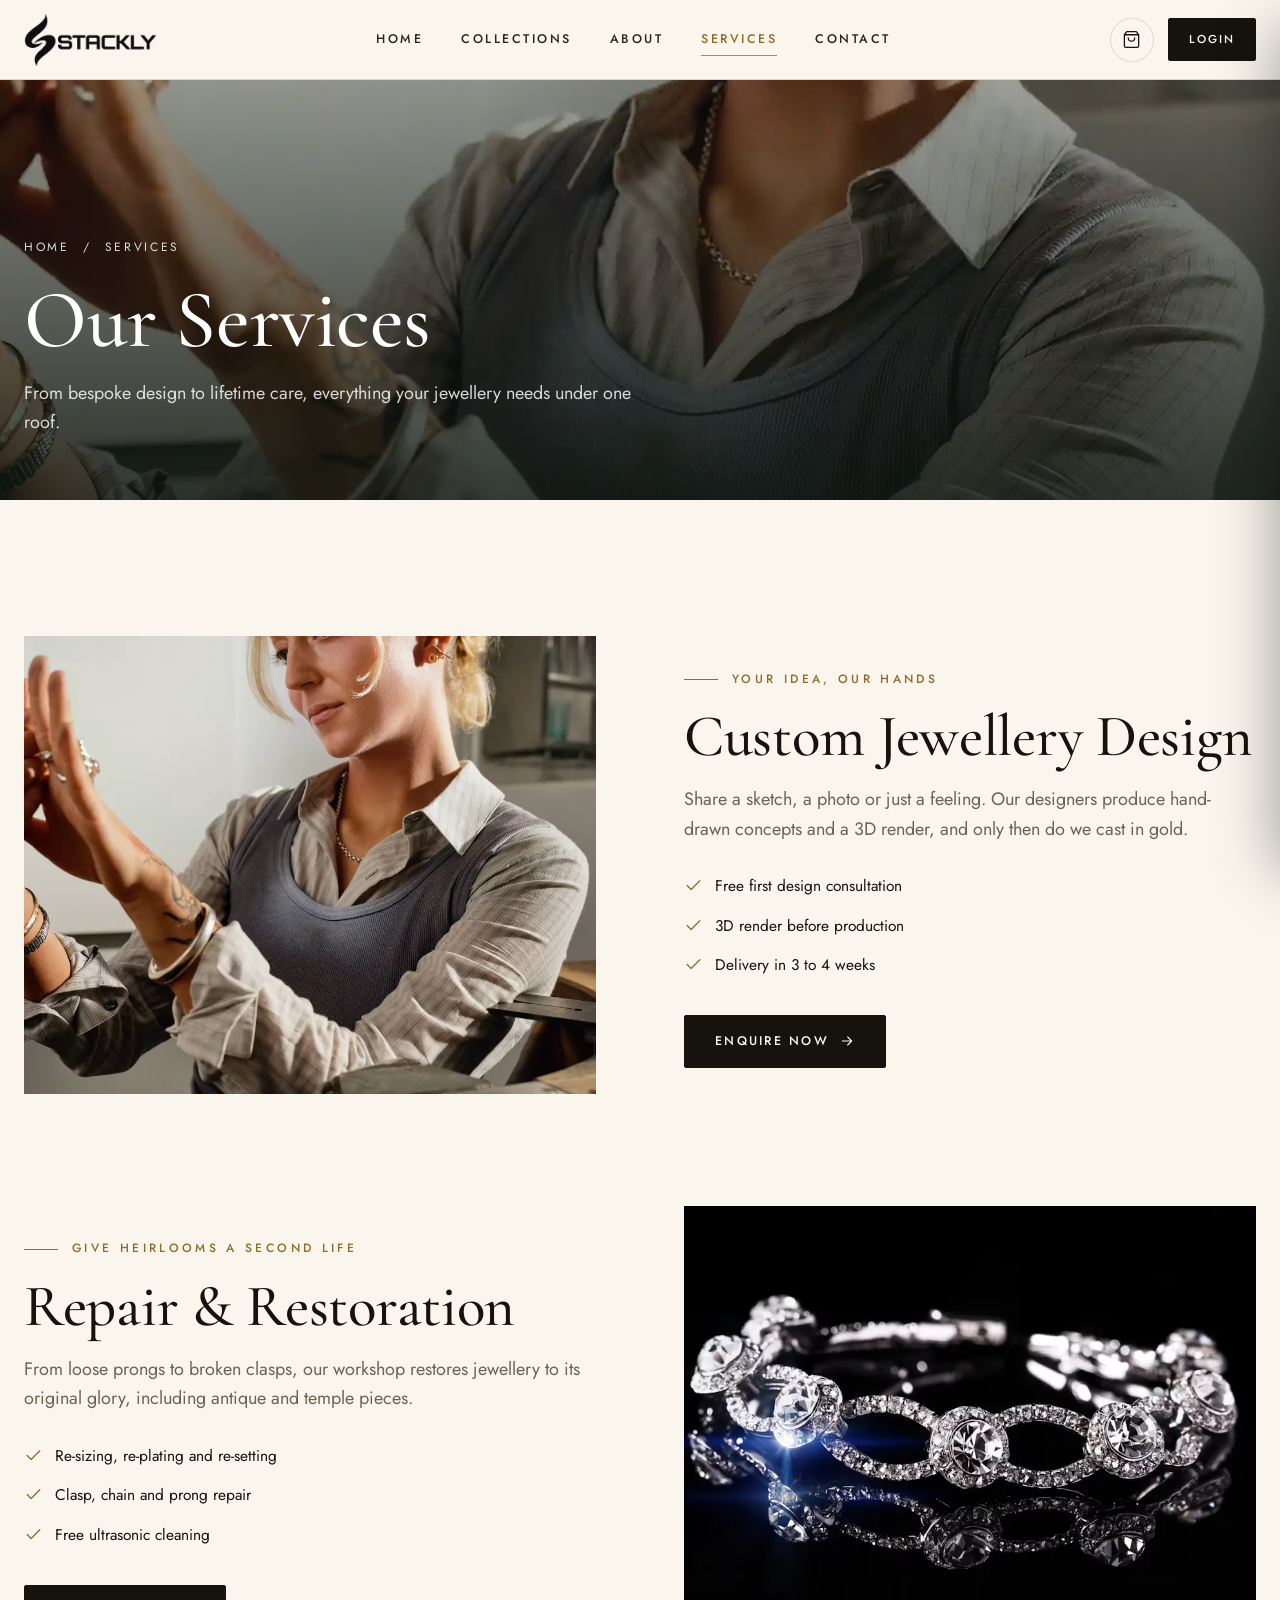
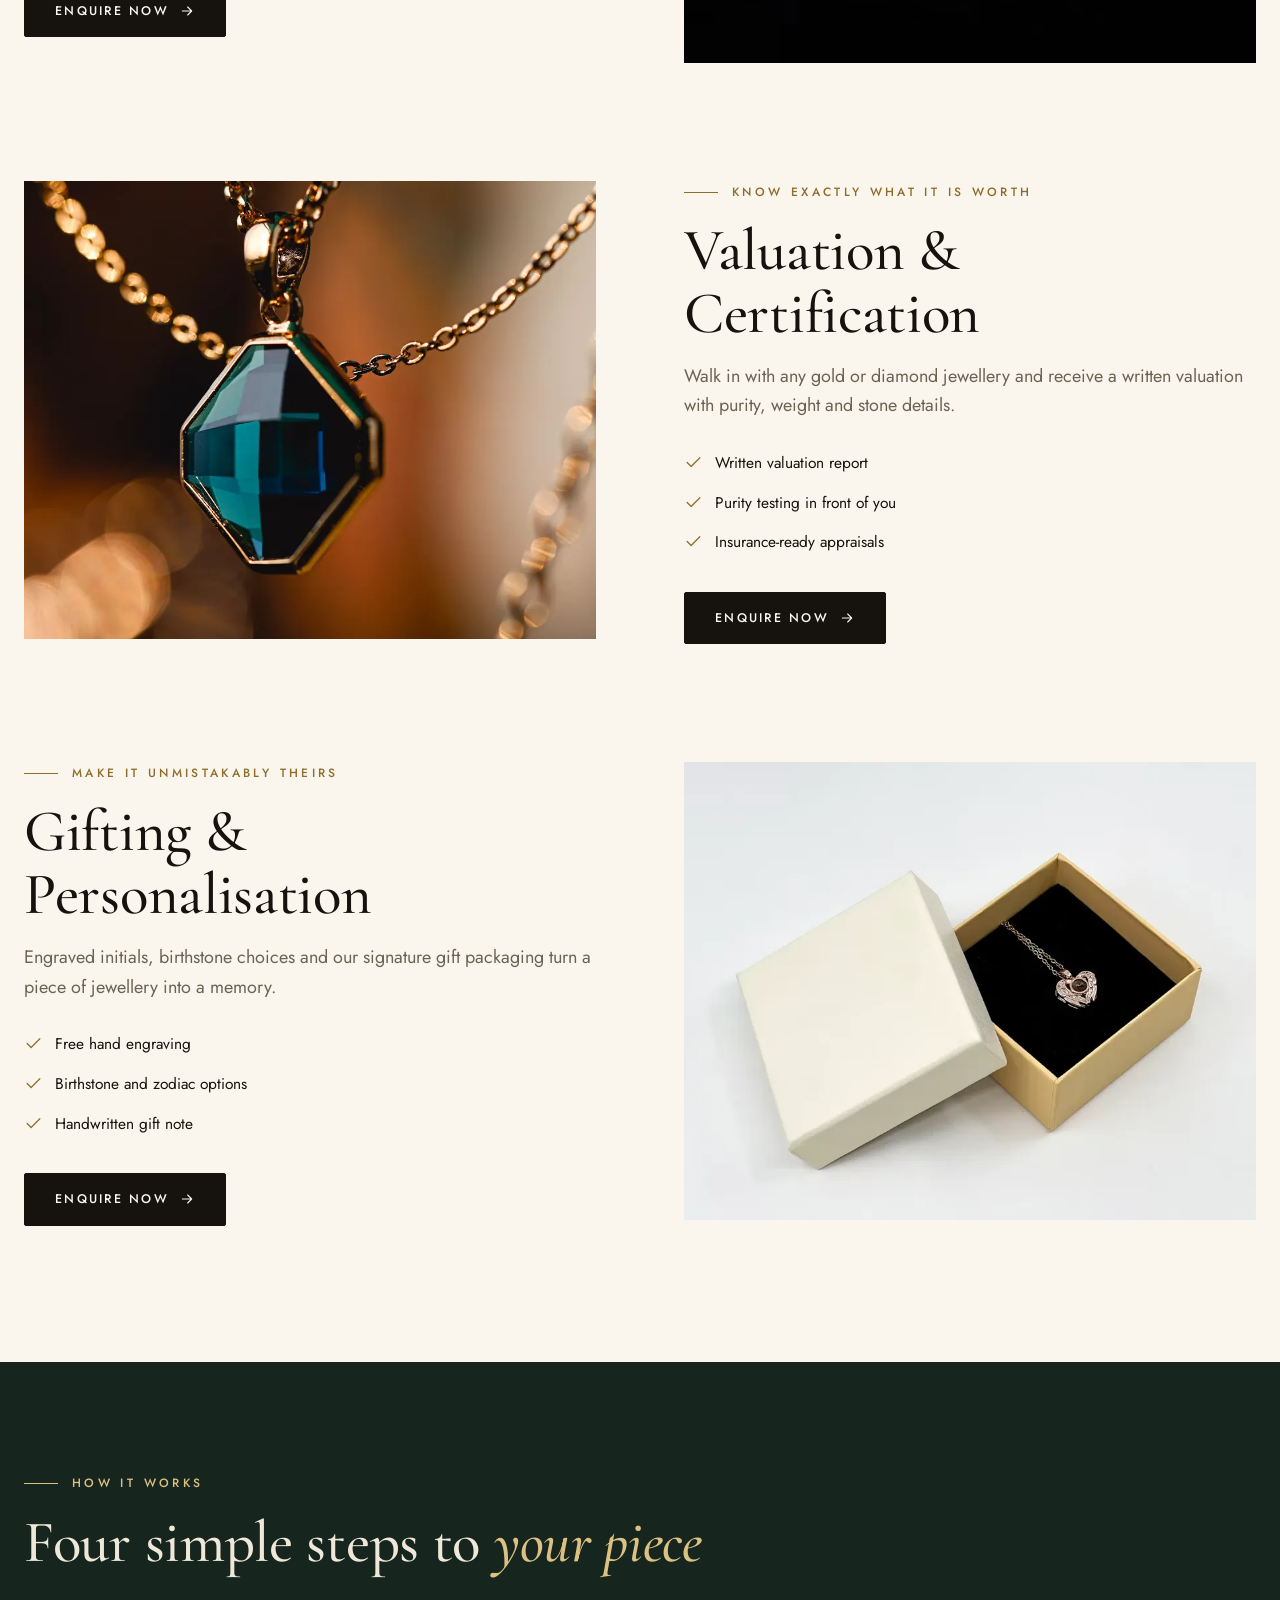
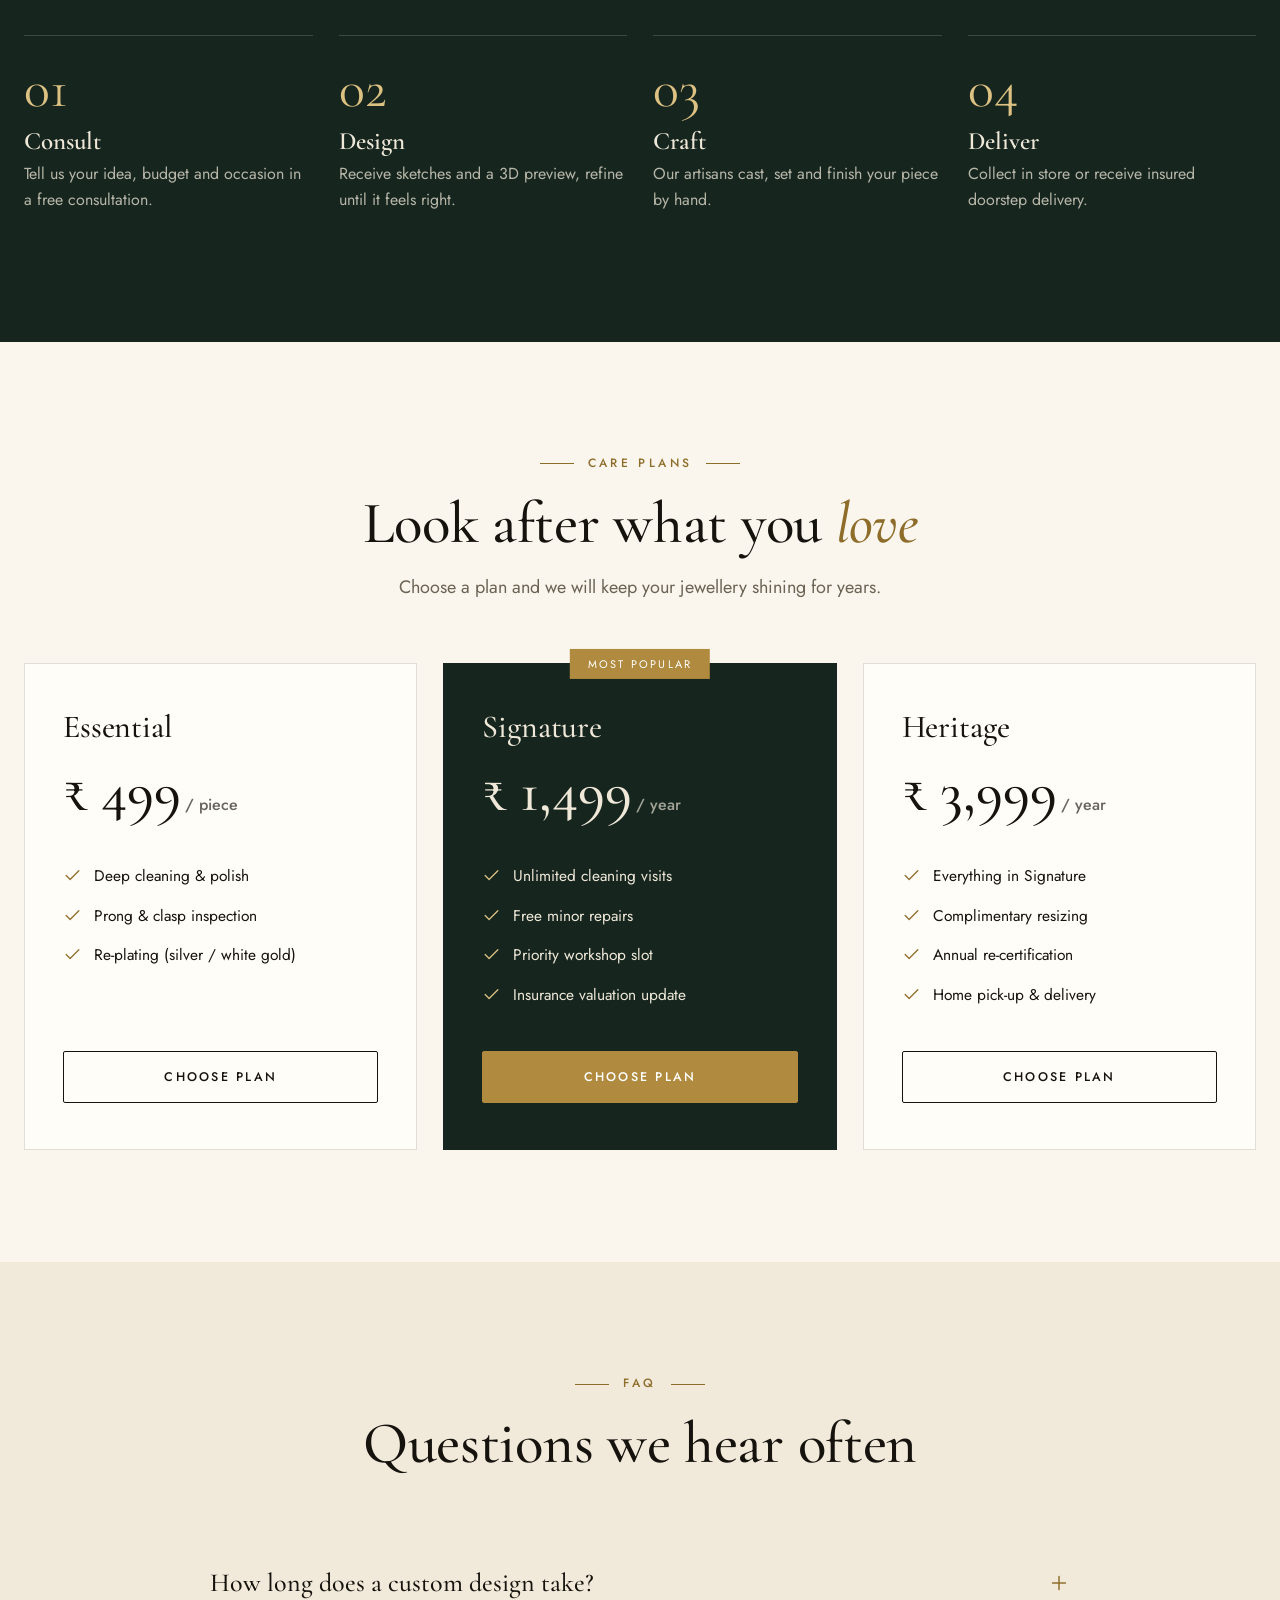
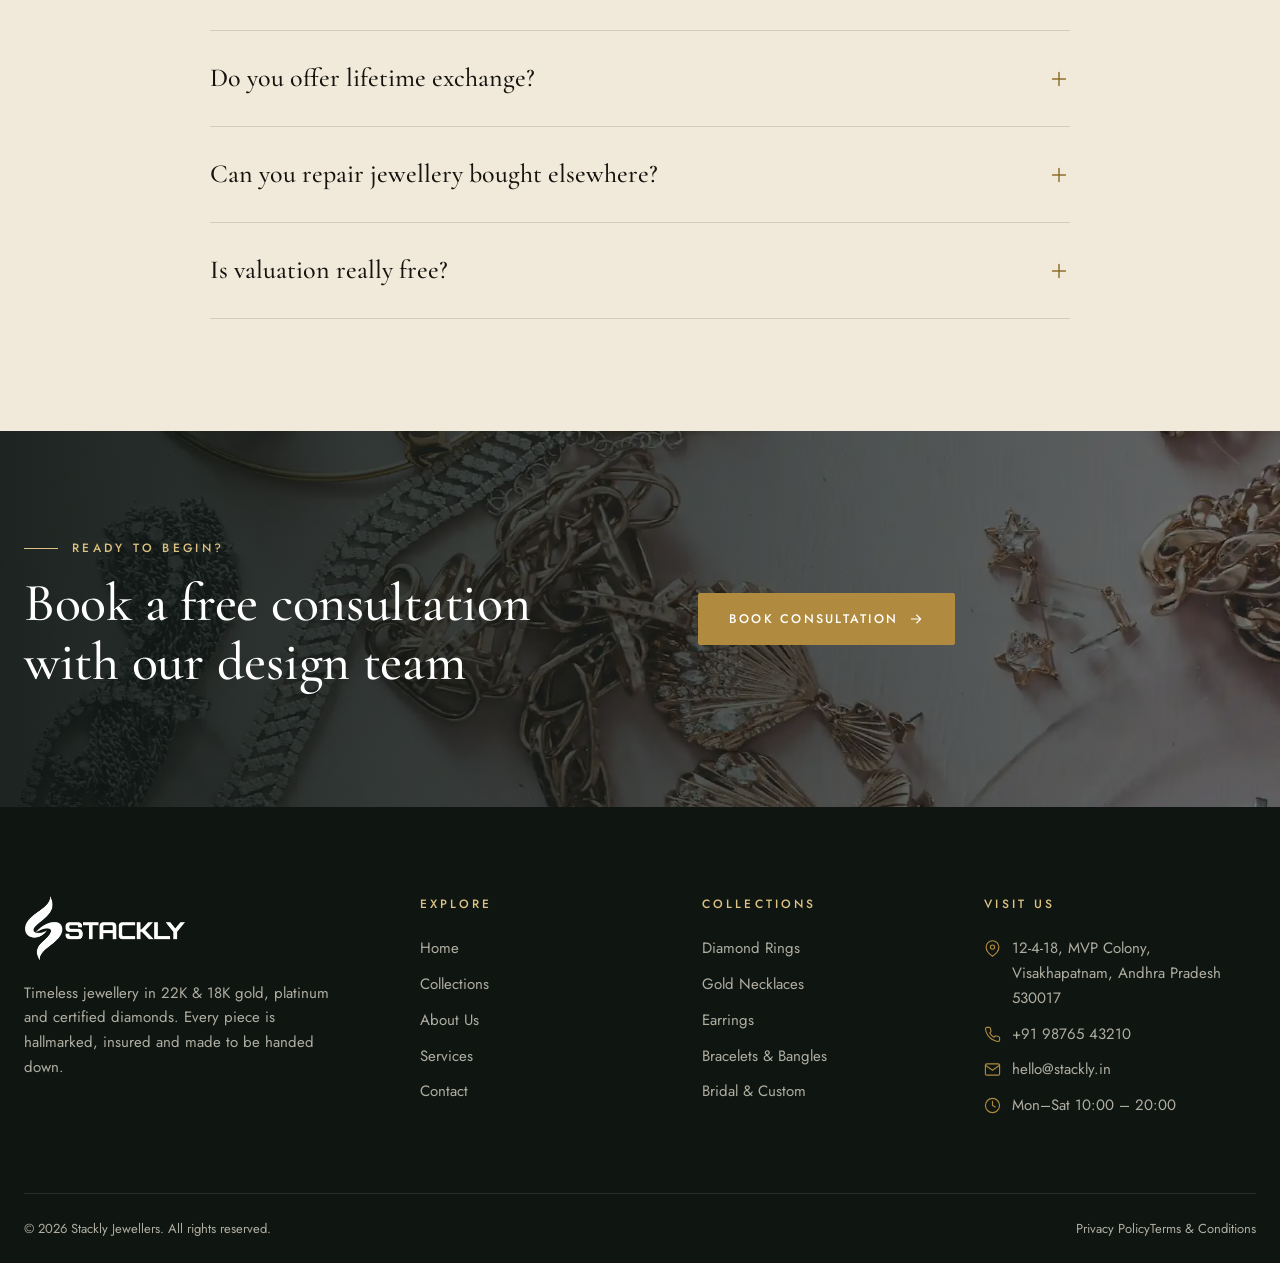
<file: services.html>
<!DOCTYPE html>
<html lang="en">
<head>
<meta charset="utf-8">
<meta name="viewport" content="width=device-width,initial-scale=1">
<title>Services | Stackly Jewellers</title>
<meta name="description" content="Custom design, repair, valuation, gifting and care plans from Stackly Jewellers.">
<meta name="theme-color" content="#16261f">
<link rel="icon" type="image/png" href="assets/img/favicon.png">
<meta name="referrer" content="no-referrer">
<link rel="preconnect" href="https://fonts.googleapis.com"><link rel="preconnect" href="https://fonts.gstatic.com" crossorigin><link href="https://fonts.googleapis.com/css2?family=Cormorant+Garamond:ital,wght@0,400;0,500;0,600;1,400;1,500&family=Jost:wght@300;400;500;600&display=swap" rel="stylesheet">
<link rel="stylesheet" href="assets/css/site.css">
</head>
<body>
<header class="hdr" id="hdr">
  <div class="wrap hdr-in">
    <a class="brand" href="index.html" aria-label="Stackly Jewellers home"><img class="logo" src="assets/img/stackly-logo.png" alt="Stackly Jewellers" width="157" height="64"></a>
    <nav class="nav" aria-label="Main navigation"><a href="index.html">Home</a><a href="collections.html">Collections</a><a href="about.html">About</a><a href="services.html" class="act" aria-current="page">Services</a><a href="contact.html">Contact</a></nav>
    <div class="hdr-r">
      <button class="ibtn" type="button" data-cartbtn aria-label="Shopping bag"><svg viewBox="0 0 24 24" fill="none" stroke="currentColor" stroke-width="1.6" stroke-linecap="round" stroke-linejoin="round" aria-hidden="true"><path d="M6 2L3 6v14a2 2 0 0 0 2 2h14a2 2 0 0 0 2-2V6l-3-4zM3 6h18M16 10a4 4 0 0 1-8 0"/></svg><i data-cart data-n="0"></i></button>
      <a class="btn sm" href="login.html" data-login>Login</a>
      <button class="ibtn burger" id="menuOpen" type="button" aria-label="Open menu" aria-controls="mnav" aria-expanded="false"><svg viewBox="0 0 24 24" fill="none" stroke="currentColor" stroke-width="1.6" stroke-linecap="round" stroke-linejoin="round" aria-hidden="true"><path d="M3 7h18M3 12h18M3 17h18"/></svg></button>
    </div>
  </div>
</header>
<div class="mscrim" id="mscrim"></div>
<aside class="mnav" id="mnav" aria-label="Mobile menu">
  <div class="top"><a class="brand" href="index.html" aria-label="Stackly Jewellers home"><img class="logo" src="assets/img/stackly-logo.png" alt="Stackly Jewellers" width="157" height="64"></a><button class="ibtn" id="menuClose" type="button" aria-label="Close menu"><svg viewBox="0 0 24 24" fill="none" stroke="currentColor" stroke-width="1.6" stroke-linecap="round" stroke-linejoin="round" aria-hidden="true"><path d="M6 6l12 12M18 6L6 18"/></svg></button></div>
  <a class="l" href="index.html">Home</a><a class="l" href="collections.html">Collections</a><a class="l" href="about.html">About</a><a class="l" href="services.html">Services</a><a class="l" href="contact.html">Contact</a>
  <a class="btn" href="login.html" data-login>Login</a>
</aside>
<div class="toast" id="toast" role="status" aria-live="polite"></div>
<main id="main">
<section class="pb"><div class="ph "><img src="./gallery/services-page-1.webp" alt="Jeweller at work" fetchpriority="high"></div><div class="wrap"><div class="crumb"><a href="index.html">Home</a> &nbsp;/&nbsp; Services</div><h1>Our Services</h1><p>From bespoke design to lifetime care, everything your jewellery needs under one roof.</p></div></section>
<section class="sec tight"><div class="wrap"><div class="svc"><div class="ph rv"><img src="./gallery/services-page-2.webp" alt="Custom Jewellery Design" loading="lazy" decoding="async"></div><div class="rv d1"><span class="eyebrow">Your idea, our hands</span><h2 class="h2">Custom Jewellery Design</h2><p class="lead">Share a sketch, a photo or just a feeling. Our designers produce hand-drawn concepts and a 3D render, and only then do we cast in gold.</p><ul class="ticks"><li><svg viewBox="0 0 24 24" fill="none" stroke="currentColor" stroke-width="1.6" stroke-linecap="round" stroke-linejoin="round" aria-hidden="true"><path d="M20 6L9 17l-5-5"/></svg>Free first design consultation</li><li><svg viewBox="0 0 24 24" fill="none" stroke="currentColor" stroke-width="1.6" stroke-linecap="round" stroke-linejoin="round" aria-hidden="true"><path d="M20 6L9 17l-5-5"/></svg>3D render before production</li><li><svg viewBox="0 0 24 24" fill="none" stroke="currentColor" stroke-width="1.6" stroke-linecap="round" stroke-linejoin="round" aria-hidden="true"><path d="M20 6L9 17l-5-5"/></svg>Delivery in 3 to 4 weeks</li></ul><a class="btn" href="404.html">Enquire Now <svg viewBox="0 0 24 24" fill="none" stroke="currentColor" stroke-width="1.6" stroke-linecap="round" stroke-linejoin="round" aria-hidden="true"><path d="M5 12h14M13 6l6 6-6 6"/></svg></a></div></div><div class="svc"><div class="ph rv"><img src="./gallery/services-page-3.webp" alt="Repair &amp;amp; Restoration" loading="lazy" decoding="async"></div><div class="rv d1"><span class="eyebrow">Give heirlooms a second life</span><h2 class="h2">Repair &amp; Restoration</h2><p class="lead">From loose prongs to broken clasps, our workshop restores jewellery to its original glory, including antique and temple pieces.</p><ul class="ticks"><li><svg viewBox="0 0 24 24" fill="none" stroke="currentColor" stroke-width="1.6" stroke-linecap="round" stroke-linejoin="round" aria-hidden="true"><path d="M20 6L9 17l-5-5"/></svg>Re-sizing, re-plating and re-setting</li><li><svg viewBox="0 0 24 24" fill="none" stroke="currentColor" stroke-width="1.6" stroke-linecap="round" stroke-linejoin="round" aria-hidden="true"><path d="M20 6L9 17l-5-5"/></svg>Clasp, chain and prong repair</li><li><svg viewBox="0 0 24 24" fill="none" stroke="currentColor" stroke-width="1.6" stroke-linecap="round" stroke-linejoin="round" aria-hidden="true"><path d="M20 6L9 17l-5-5"/></svg>Free ultrasonic cleaning</li></ul><a class="btn" href="404.html">Enquire Now <svg viewBox="0 0 24 24" fill="none" stroke="currentColor" stroke-width="1.6" stroke-linecap="round" stroke-linejoin="round" aria-hidden="true"><path d="M5 12h14M13 6l6 6-6 6"/></svg></a></div></div><div class="svc"><div class="ph rv"><img src="./gallery/services-page-4.webp" alt="Valuation &amp;amp; Certification" loading="lazy" decoding="async"></div><div class="rv d1"><span class="eyebrow">Know exactly what it is worth</span><h2 class="h2">Valuation &amp; Certification</h2><p class="lead">Walk in with any gold or diamond jewellery and receive a written valuation with purity, weight and stone details.</p><ul class="ticks"><li><svg viewBox="0 0 24 24" fill="none" stroke="currentColor" stroke-width="1.6" stroke-linecap="round" stroke-linejoin="round" aria-hidden="true"><path d="M20 6L9 17l-5-5"/></svg>Written valuation report</li><li><svg viewBox="0 0 24 24" fill="none" stroke="currentColor" stroke-width="1.6" stroke-linecap="round" stroke-linejoin="round" aria-hidden="true"><path d="M20 6L9 17l-5-5"/></svg>Purity testing in front of you</li><li><svg viewBox="0 0 24 24" fill="none" stroke="currentColor" stroke-width="1.6" stroke-linecap="round" stroke-linejoin="round" aria-hidden="true"><path d="M20 6L9 17l-5-5"/></svg>Insurance-ready appraisals</li></ul><a class="btn" href="404.html">Enquire Now <svg viewBox="0 0 24 24" fill="none" stroke="currentColor" stroke-width="1.6" stroke-linecap="round" stroke-linejoin="round" aria-hidden="true"><path d="M5 12h14M13 6l6 6-6 6"/></svg></a></div></div><div class="svc"><div class="ph rv"><img src="./gallery/services-page-5.webp" alt="Gifting &amp;amp; Personalisation" loading="lazy" decoding="async"></div><div class="rv d1"><span class="eyebrow">Make it unmistakably theirs</span><h2 class="h2">Gifting &amp; Personalisation</h2><p class="lead">Engraved initials, birthstone choices and our signature gift packaging turn a piece of jewellery into a memory.</p><ul class="ticks"><li><svg viewBox="0 0 24 24" fill="none" stroke="currentColor" stroke-width="1.6" stroke-linecap="round" stroke-linejoin="round" aria-hidden="true"><path d="M20 6L9 17l-5-5"/></svg>Free hand engraving</li><li><svg viewBox="0 0 24 24" fill="none" stroke="currentColor" stroke-width="1.6" stroke-linecap="round" stroke-linejoin="round" aria-hidden="true"><path d="M20 6L9 17l-5-5"/></svg>Birthstone and zodiac options</li><li><svg viewBox="0 0 24 24" fill="none" stroke="currentColor" stroke-width="1.6" stroke-linecap="round" stroke-linejoin="round" aria-hidden="true"><path d="M20 6L9 17l-5-5"/></svg>Handwritten gift note</li></ul><a class="btn" href="404.html">Enquire Now <svg viewBox="0 0 24 24" fill="none" stroke="currentColor" stroke-width="1.6" stroke-linecap="round" stroke-linejoin="round" aria-hidden="true"><path d="M5 12h14M13 6l6 6-6 6"/></svg></a></div></div></div></section>
<section class="sec dark"><div class="wrap"><div class="sh"><span class="eyebrow">How It Works</span><h2 class="h2">Four simple steps to <em class="it">your piece</em></h2></div><ol class="how" style="list-style:none;padding:0"><li class="rv d0"><h4>Consult</h4><p>Tell us your idea, budget and occasion in a free consultation.</p></li><li class="rv d1"><h4>Design</h4><p>Receive sketches and a 3D preview, refine until it feels right.</p></li><li class="rv d2"><h4>Craft</h4><p>Our artisans cast, set and finish your piece by hand.</p></li><li class="rv d3"><h4>Deliver</h4><p>Collect in store or receive insured doorstep delivery.</p></li></ol></div></section>
<section class="sec"><div class="wrap"><div class="sh c"><span class="eyebrow">Care Plans</span><h2 class="h2">Look after what you <em class="it">love</em></h2><p class="lead">Choose a plan and we will keep your jewellery shining for years.</p></div><div class="plans"><div class="plan rv d0"><h3>Essential</h3><div class="price">₹ 499<small>/ piece</small></div><ul class="ticks"><li><svg viewBox="0 0 24 24" fill="none" stroke="currentColor" stroke-width="1.6" stroke-linecap="round" stroke-linejoin="round" aria-hidden="true"><path d="M20 6L9 17l-5-5"/></svg>Deep cleaning &amp; polish</li><li><svg viewBox="0 0 24 24" fill="none" stroke="currentColor" stroke-width="1.6" stroke-linecap="round" stroke-linejoin="round" aria-hidden="true"><path d="M20 6L9 17l-5-5"/></svg>Prong &amp; clasp inspection</li><li><svg viewBox="0 0 24 24" fill="none" stroke="currentColor" stroke-width="1.6" stroke-linecap="round" stroke-linejoin="round" aria-hidden="true"><path d="M20 6L9 17l-5-5"/></svg>Re-plating (silver / white gold)</li></ul><a class="btn line" href="404.html">Choose Plan</a></div><div class="plan pop rv d1"><span class="badge">Most Popular</span><h3>Signature</h3><div class="price">₹ 1,499<small>/ year</small></div><ul class="ticks"><li><svg viewBox="0 0 24 24" fill="none" stroke="currentColor" stroke-width="1.6" stroke-linecap="round" stroke-linejoin="round" aria-hidden="true"><path d="M20 6L9 17l-5-5"/></svg>Unlimited cleaning visits</li><li><svg viewBox="0 0 24 24" fill="none" stroke="currentColor" stroke-width="1.6" stroke-linecap="round" stroke-linejoin="round" aria-hidden="true"><path d="M20 6L9 17l-5-5"/></svg>Free minor repairs</li><li><svg viewBox="0 0 24 24" fill="none" stroke="currentColor" stroke-width="1.6" stroke-linecap="round" stroke-linejoin="round" aria-hidden="true"><path d="M20 6L9 17l-5-5"/></svg>Priority workshop slot</li><li><svg viewBox="0 0 24 24" fill="none" stroke="currentColor" stroke-width="1.6" stroke-linecap="round" stroke-linejoin="round" aria-hidden="true"><path d="M20 6L9 17l-5-5"/></svg>Insurance valuation update</li></ul><a class="btn gold" href="404.html">Choose Plan</a></div><div class="plan rv d2"><h3>Heritage</h3><div class="price">₹ 3,999<small>/ year</small></div><ul class="ticks"><li><svg viewBox="0 0 24 24" fill="none" stroke="currentColor" stroke-width="1.6" stroke-linecap="round" stroke-linejoin="round" aria-hidden="true"><path d="M20 6L9 17l-5-5"/></svg>Everything in Signature</li><li><svg viewBox="0 0 24 24" fill="none" stroke="currentColor" stroke-width="1.6" stroke-linecap="round" stroke-linejoin="round" aria-hidden="true"><path d="M20 6L9 17l-5-5"/></svg>Complimentary resizing</li><li><svg viewBox="0 0 24 24" fill="none" stroke="currentColor" stroke-width="1.6" stroke-linecap="round" stroke-linejoin="round" aria-hidden="true"><path d="M20 6L9 17l-5-5"/></svg>Annual re-certification</li><li><svg viewBox="0 0 24 24" fill="none" stroke="currentColor" stroke-width="1.6" stroke-linecap="round" stroke-linejoin="round" aria-hidden="true"><path d="M20 6L9 17l-5-5"/></svg>Home pick-up &amp; delivery</li></ul><a class="btn line" href="404.html">Choose Plan</a></div></div></div></section>
<section class="sec cream"><div class="wrap"><div class="sh c"><span class="eyebrow">FAQ</span><h2 class="h2">Questions we hear often</h2></div><div class="faq"><div class="faq-i"><button class="faq-q" type="button" aria-expanded="false">How long does a custom design take?<svg viewBox="0 0 24 24" fill="none" stroke="currentColor" stroke-width="1.6" stroke-linecap="round" stroke-linejoin="round" aria-hidden="true"><path d="M12 5v14M5 12h14"/></svg></button><div class="faq-a"><div><p>Most custom pieces take 3 to 4 weeks from approved design. Complex bridal sets may take up to 6 weeks.</p></div></div></div><div class="faq-i"><button class="faq-q" type="button" aria-expanded="false">Do you offer lifetime exchange?<svg viewBox="0 0 24 24" fill="none" stroke="currentColor" stroke-width="1.6" stroke-linecap="round" stroke-linejoin="round" aria-hidden="true"><path d="M12 5v14M5 12h14"/></svg></button><div class="faq-a"><div><p>Yes. Every Stackly piece can be exchanged at full gold value, subject to making-charge terms printed on your invoice.</p></div></div></div><div class="faq-i"><button class="faq-q" type="button" aria-expanded="false">Can you repair jewellery bought elsewhere?<svg viewBox="0 0 24 24" fill="none" stroke="currentColor" stroke-width="1.6" stroke-linecap="round" stroke-linejoin="round" aria-hidden="true"><path d="M12 5v14M5 12h14"/></svg></button><div class="faq-a"><div><p>Absolutely. Our workshop repairs and restores jewellery from any maker, with a written estimate before work starts.</p></div></div></div><div class="faq-i"><button class="faq-q" type="button" aria-expanded="false">Is valuation really free?<svg viewBox="0 0 24 24" fill="none" stroke="currentColor" stroke-width="1.6" stroke-linecap="round" stroke-linejoin="round" aria-hidden="true"><path d="M12 5v14M5 12h14"/></svg></button><div class="faq-a"><div><p>Basic verbal valuation is always free. A detailed written report with purity and stone grading is part of our Essential plan.</p></div></div></div></div></div></section>
<section class="band"><div class="ph "><img src="./gallery/services-page-6.webp" alt="" loading="lazy" decoding="async"></div><div class="wrap band-in"><div><span class="eyebrow" style="color:var(--gold-l)">Ready to begin?</span><h2>Book a free consultation with our design team</h2></div><div><a class="btn gold" href="404.html">Book Consultation <svg viewBox="0 0 24 24" fill="none" stroke="currentColor" stroke-width="1.6" stroke-linecap="round" stroke-linejoin="round" aria-hidden="true"><path d="M5 12h14M13 6l6 6-6 6"/></svg></a></div></div></section>
</main>
<footer class="ftr">
  <div class="wrap ftr-g">
    <div><a class="brand" href="index.html" aria-label="Stackly Jewellers home"><img class="logo" src="assets/img/stackly-logo.png" alt="Stackly Jewellers" width="157" height="64"></a><p>Timeless jewellery in 22K &amp; 18K gold, platinum and certified diamonds. Every piece is hallmarked, insured and made to be handed down.</p></div>
    <div><h5>Explore</h5><ul><li><a href="index.html">Home</a></li><li><a href="collections.html">Collections</a></li><li><a href="about.html">About Us</a></li><li><a href="services.html">Services</a></li><li><a href="contact.html">Contact</a></li></ul></div>
    <div><h5>Collections</h5><ul><li><a href="404.html">Diamond Rings</a></li><li><a href="404.html">Gold Necklaces</a></li><li><a href="404.html">Earrings</a></li><li><a href="404.html">Bracelets &amp; Bangles</a></li><li><a href="404.html">Bridal &amp; Custom</a></li></ul></div>
    <div><h5>Visit us</h5><ul>
      <li class="ci"><svg viewBox="0 0 24 24" fill="none" stroke="currentColor" stroke-width="1.6" stroke-linecap="round" stroke-linejoin="round" aria-hidden="true"><path d="M21 10c0 7-9 13-9 13S3 17 3 10a9 9 0 0 1 18 0z"/><circle cx="12" cy="10" r="3"/></svg><span>12-4-18, MVP Colony,<br>Visakhapatnam, Andhra Pradesh 530017</span></li>
      <li class="ci"><svg viewBox="0 0 24 24" fill="none" stroke="currentColor" stroke-width="1.6" stroke-linecap="round" stroke-linejoin="round" aria-hidden="true"><path d="M22 16.9v3a2 2 0 0 1-2.2 2 19.8 19.8 0 0 1-8.6-3.1 19.5 19.5 0 0 1-6-6A19.8 19.8 0 0 1 2.1 4.2 2 2 0 0 1 4.1 2h3a2 2 0 0 1 2 1.7c.1 1 .4 1.9.7 2.8a2 2 0 0 1-.5 2.1L8.1 9.9a16 16 0 0 0 6 6l1.3-1.3a2 2 0 0 1 2.1-.4c.9.3 1.8.6 2.8.7a2 2 0 0 1 1.7 2z"/></svg><span>+91 98765 43210</span></li>
      <li class="ci"><svg viewBox="0 0 24 24" fill="none" stroke="currentColor" stroke-width="1.6" stroke-linecap="round" stroke-linejoin="round" aria-hidden="true"><path d="M4 4h16a2 2 0 0 1 2 2v12a2 2 0 0 1-2 2H4a2 2 0 0 1-2-2V6a2 2 0 0 1 2-2z"/><path d="M22 6l-10 7L2 6"/></svg><span>hello@stackly.in</span></li>
      <li class="ci"><svg viewBox="0 0 24 24" fill="none" stroke="currentColor" stroke-width="1.6" stroke-linecap="round" stroke-linejoin="round" aria-hidden="true"><circle cx="12" cy="12" r="10"/><path d="M12 6v6l4 2"/></svg><span>Mon–Sat 10:00 – 20:00</span></li></ul></div>
  </div>
  <div class="wrap ftr-b"><span>© <span data-year>2026</span> Stackly Jewellers. All rights reserved.</span><span class="ftr-l"><sp><a href="404.html">Privacy Policy</a><a href="404.html">Terms &amp; Conditions</a></span></div>
</footer>
<script src="assets/js/site.js"></script>

</body>
</html>
</file>
<file: assets/css/site.css>
/* ============ Stackly Jewellers — site design system ============ */
:root{
  --ink:#16130e;--ink2:#2a251c;--ivory:#faf6ee;--cream:#f1eadb;--paper:#fffdf8;
  --gold:#b08a3e;--gold-d:#8e6d2a;--gold-l:#dcc182;--green:#16261f;--green2:#20362c;
  --muted:#6b6354;--line:rgba(22,19,14,.13);--line-l:rgba(255,255,255,.16);
  --hdr:80px;--r:2px;--ease:cubic-bezier(.2,.7,.2,1);
  --serif:"Cormorant Garamond","Playfair Display",Georgia,serif;
  --sans:"Jost","Poppins",system-ui,-apple-system,Segoe UI,sans-serif;
}
*,*::before,*::after{box-sizing:border-box}
html{overflow-x:hidden;scroll-behavior:smooth;-webkit-text-size-adjust:100%;scroll-padding-top:calc(var(--hdr) + 16px)}
body{margin:0;padding-top:var(--hdr);background:var(--ivory);color:var(--ink);font-family:var(--sans);font-size:16px;line-height:1.65;font-weight:400;overflow-x:clip;-webkit-font-smoothing:antialiased}
img{max-width:100%;display:block}
a{color:inherit;text-decoration:none}
button{font:inherit;cursor:pointer;color:inherit}
h1,h2,h3,h4{font-family:var(--serif);font-weight:500;line-height:1.08;margin:0;letter-spacing:-.005em}
p{margin:0}
ul{margin:0;padding:0;list-style:none}
.wrap{width:min(1240px,100% - 48px);margin-inline:auto}
.sec{padding:112px 0}
.sec.tight{padding:80px 0}
.sec.cream{background:var(--cream)}
.sec.dark{background:var(--green);color:#efe8d8}
.sec.dark .lead,.sec.dark p{color:rgba(239,232,216,.74)}
.eyebrow{display:inline-flex;align-items:center;gap:14px;font-size:12px;letter-spacing:.28em;text-transform:uppercase;color:var(--gold-d);font-weight:500}
.eyebrow::before{content:"";width:34px;height:1px;background:currentColor}
.dark .eyebrow{color:var(--gold-l)}
.h2{font-size:clamp(38px,4.6vw,64px)}
.h3{font-size:clamp(26px,2.4vw,34px)}
.lead{font-size:18px;color:var(--muted);max-width:56ch}
.sh{display:grid;gap:18px;margin-bottom:60px}
.sh.c{text-align:center;justify-items:center}
.sh.c .eyebrow::after{content:"";width:34px;height:1px;background:currentColor}
.sh.row{grid-template-columns:1fr auto;align-items:end}
em.it{font-style:italic;color:var(--gold-d)}
.dark em.it{color:var(--gold-l)}

/* buttons */
.btn{display:inline-flex;align-items:center;justify-content:center;gap:10px;padding:15px 30px;font-size:12.5px;font-weight:500;letter-spacing:.18em;text-transform:uppercase;border:1px solid var(--ink);background:var(--ink);color:var(--ivory);transition:.35s var(--ease);border-radius:var(--r);white-space:nowrap}
.btn:hover{background:var(--gold-d);border-color:var(--gold-d);transform:translateY(-2px)}
.btn svg{width:16px;height:16px;transition:transform .35s var(--ease)}
.btn:hover svg{transform:translateX(4px)}
.btn.gold{background:var(--gold);border-color:var(--gold);color:#fff}
.btn.gold:hover{background:var(--ink);border-color:var(--ink)}
.btn.line{background:transparent;color:var(--ink)}
.btn.line:hover{background:var(--ink);color:var(--ivory);border-color:var(--ink)}
.btn.line-l{background:transparent;border-color:rgba(255,255,255,.55);color:#fff}
.btn.line-l:hover{background:#fff;color:var(--ink);border-color:#fff}
.btn.sm{padding:11px 20px;font-size:11.5px}
.btn.block{width:100%}
.lnk{background:none;border:0;padding:0;color:var(--gold-d);font-weight:500;border-bottom:1px solid currentColor;line-height:1.3}
.lnk:hover{color:var(--ink)}

/* ============ HEADER — fixed ============ */
.hdr{position:fixed;top:0;left:0;right:0;height:var(--hdr);z-index:1000;background:rgba(250,246,238,.94);-webkit-backdrop-filter:blur(16px) saturate(150%);backdrop-filter:blur(16px) saturate(150%);border-bottom:1px solid var(--line);transition:box-shadow .3s,background .3s,height .3s}
.hdr.sc{box-shadow:0 10px 34px -18px rgba(22,19,14,.35);background:rgba(250,246,238,.98)}
.hdr-in{height:100%;display:flex;align-items:center;justify-content:space-between;gap:24px}
.brand{display:flex;align-items:center;gap:12px;flex-shrink:0}
.brand svg{width:38px;height:38px}
.brand b{display:block;font-family:var(--serif);font-size:27px;font-weight:600;letter-spacing:.2em;line-height:1}
.brand small{display:block;font-size:9.5px;letter-spacing:.42em;text-transform:uppercase;color:var(--gold-d);margin-top:4px;font-weight:500}
.nav{display:flex;gap:38px}
.nav a{position:relative;font-size:12.5px;letter-spacing:.2em;text-transform:uppercase;font-weight:500;padding:8px 0;color:var(--ink2)}
.nav a::after{content:"";position:absolute;left:0;right:100%;bottom:2px;height:1px;background:var(--gold);transition:right .4s var(--ease)}
.nav a:hover::after,.nav a.act::after{right:0}
.nav a.act{color:var(--gold-d)}
.hdr-r{display:flex;align-items:center;gap:14px}
.ibtn{position:relative;width:44px;height:44px;display:grid;place-items:center;background:none;border:1px solid var(--line);border-radius:50%;transition:.3s}
.ibtn:hover{border-color:var(--gold);color:var(--gold-d)}
.ibtn svg{width:19px;height:19px}
.ibtn i{position:absolute;top:-4px;right:-4px;min-width:18px;height:18px;border-radius:9px;background:var(--gold);color:#fff;font:600 10px/18px var(--sans);text-align:center;padding:0 4px;font-style:normal}
.ibtn i:empty,.ibtn i[data-n="0"]{display:none}
.burger{display:none}
.mnav{position:fixed;inset:0 0 0 auto;width:min(380px,88vw);background:var(--ivory);z-index:1200;transform:translateX(100%);transition:transform .5s var(--ease);padding:28px;display:flex;flex-direction:column;gap:6px;overflow-y:auto;box-shadow:-30px 0 60px -30px rgba(0,0,0,.4)}
.mnav .top{display:flex;justify-content:space-between;align-items:center;margin-bottom:28px}
.mnav a.l{font-family:var(--serif);font-size:32px;padding:10px 0;border-bottom:1px solid var(--line)}
.mnav .btn{margin-top:26px}
.mscrim{position:fixed;inset:0;background:rgba(22,19,14,.55);z-index:1100;opacity:0;pointer-events:none;transition:.4s}
body.menu-open .mnav{transform:none}
body.menu-open .mscrim{opacity:1;pointer-events:auto}
body.menu-open{overflow:hidden}

/* ============ HERO (home) ============ */
.hero{position:relative;padding:56px 0 96px;background:radial-gradient(1100px 600px at 85% 0,#efe2c4 0,transparent 60%),var(--ivory);overflow:hidden}
.hero-g{display:grid;grid-template-columns:1.02fr .98fr;gap:64px;align-items:center;min-height:calc(100vh - var(--hdr) - 100px)}
.hero h1{font-size:clamp(52px,7vw,104px);margin:22px 0 26px;font-weight:500}
.hero h1 em{display:block;font-style:italic;color:var(--gold-d)}
.hero .lead{margin-bottom:38px}
.hero-cta{display:flex;gap:14px;flex-wrap:wrap;margin-bottom:54px}
.hero-trust{display:flex;gap:34px;flex-wrap:wrap;padding-top:30px;border-top:1px solid var(--line)}
.hero-trust div{display:flex;gap:12px;align-items:center}
.hero-trust svg{width:30px;height:30px;color:var(--gold-d);flex-shrink:0}
.hero-trust b{display:block;font-size:13px;letter-spacing:.06em;font-weight:500;line-height:1.3}
.hero-trust span{font-size:12.5px;color:var(--muted)}
.hero-art{position:relative;height:min(720px,80vh);min-height:520px}
.arch{position:absolute;right:0;top:0;width:78%;height:100%;border-radius:999px 999px 0 0;overflow:hidden;background:var(--cream);box-shadow:0 40px 80px -40px rgba(22,19,14,.5)}
.arch img{width:100%;height:100%;object-fit:cover;object-position:center 22%}
.arch::after{content:"";position:absolute;inset:14px;border:1px solid rgba(255,255,255,.55);border-radius:999px 999px 0 0;pointer-events:none}
.hero-art .sm{position:absolute;left:0;bottom:46px;width:42%;aspect-ratio:1/1.1;border:8px solid var(--ivory);overflow:hidden;box-shadow:0 30px 60px -30px rgba(22,19,14,.55);background:var(--cream)}
.hero-art .sm img{width:100%;height:100%;object-fit:cover}
.hero-badge{position:absolute;right:-8px;bottom:80px;background:var(--green);color:#efe8d8;padding:20px 24px;max-width:210px;box-shadow:0 24px 50px -24px rgba(0,0,0,.6)}
.hero-badge b{font-family:var(--serif);font-size:44px;font-weight:500;line-height:1;color:var(--gold-l);display:block}
.hero-badge span{font-size:12px;letter-spacing:.12em;text-transform:uppercase;opacity:.85}

/* marquee */
.strip{background:var(--green);color:var(--gold-l);overflow:hidden;padding:20px 0;border-block:1px solid rgba(220,193,130,.3)}
.strip-t{display:flex;gap:56px;width:max-content;animation:mq 38s linear infinite}
.strip span{font-family:var(--serif);font-size:22px;font-style:italic;white-space:nowrap;display:flex;align-items:center;gap:56px}
.strip span::after{content:"◆";font-size:9px;font-style:normal;color:var(--gold)}
@keyframes mq{to{transform:translateX(-50%)}}

/* image helpers */
.ph{position:relative;overflow:hidden;background:linear-gradient(135deg,#e8dcc0,#cdb988)}
.ph img{width:100%;height:100%;object-fit:cover;transition:transform 1.1s var(--ease)}
.ph.img-fail img{display:none}
.zoom:hover .ph img,.ph.zoom:hover img{transform:scale(1.06)}

/* collection tiles */
.col-g{display:grid;grid-template-columns:repeat(4,1fr);gap:22px}
.col-t{position:relative;display:block;aspect-ratio:3/4.2;overflow:hidden;color:#fff}
.col-t .ph{position:absolute;inset:0}
.col-t::after{content:"";position:absolute;inset:0;background:linear-gradient(180deg,transparent 40%,rgba(10,8,5,.78));z-index:1}
.col-t:hover .ph img{transform:scale(1.07)}
.col-t div.cap{position:absolute;left:26px;right:26px;bottom:26px;z-index:2}
.col-t h3{font-size:34px}
.col-t span{display:flex;align-items:center;gap:8px;font-size:11.5px;letter-spacing:.22em;text-transform:uppercase;margin-top:8px;opacity:.9}
.col-t span svg{width:15px;height:15px;transition:transform .4s}
.col-t:hover span svg{transform:translateX(6px)}

/* product cards */
.p-g{display:grid;grid-template-columns:repeat(4,1fr);gap:34px 24px}
.pcard{position:relative;display:flex;flex-direction:column;background:transparent}
.pcard .ph{aspect-ratio:4/5}
.pcard .tag{position:absolute;left:14px;top:14px;z-index:2;background:var(--ivory);padding:6px 13px;font-size:10.5px;letter-spacing:.2em;text-transform:uppercase;font-weight:500}
.pcard .heart{position:absolute;right:12px;top:12px;z-index:2;width:40px;height:40px;border-radius:50%;background:rgba(250,246,238,.92);border:0;display:grid;place-items:center;transition:.3s}
.pcard .heart svg{width:18px;height:18px;transition:.3s}
.pcard .heart:hover{transform:scale(1.1)}
.pcard .heart.on svg{fill:#a3262f;stroke:#a3262f}
.pcard .quick{position:absolute;left:0;right:0;bottom:0;z-index:2;transform:translateY(101%);transition:transform .5s var(--ease)}
.pcard:hover .quick,.pcard:focus-within .quick{transform:none}
.pcard .quick .btn{width:100%;padding:15px}
.pcard .info{padding:18px 2px 0;display:grid;gap:3px}
.pcard .stars{color:var(--gold);font-size:12px;letter-spacing:3px}
.pcard h3{font-size:25px;font-weight:600}
.pcard .meta{font-size:13.5px;color:var(--muted)}
.pcard .pr{margin-top:6px;font-weight:500;font-size:16.5px;letter-spacing:.03em}
.pcard .pr s{color:var(--muted);font-weight:400;font-size:14px;margin-left:8px}
.pcard.hide{display:none}

/* split blocks */
.split{display:grid;grid-template-columns:1fr 1fr;gap:88px;align-items:center}
.split.rev>:first-child{order:2}
.split .ph.tall{aspect-ratio:4/5}
.frame{position:relative}.frame .ph.tall{aspect-ratio:4/5}
.frame::before{content:"";position:absolute;inset:-18px 18px 18px -18px;border:1px solid var(--gold);z-index:0}
.frame .ph{position:relative;z-index:1}
.feat-l{display:grid;grid-template-columns:1fr 1fr;gap:32px 34px;margin-top:40px}
.feat-l li{display:grid;gap:8px}
.feat-l svg{width:34px;height:34px;color:var(--gold-d)}
.feat-l h4{font-size:24px;font-weight:600}
.feat-l p{font-size:15px;color:var(--muted)}
.stats{display:flex;gap:48px;flex-wrap:wrap;margin-top:44px;padding-top:34px;border-top:1px solid var(--line)}
.stats b{display:block;font-family:var(--serif);font-size:56px;font-weight:500;line-height:1;color:var(--gold-d)}
.stats span{font-size:12px;letter-spacing:.2em;text-transform:uppercase;color:var(--muted)}

/* craft steps */
.steps{display:grid;grid-template-columns:repeat(5,1fr);gap:0;border-top:1px solid var(--line-l);margin-top:56px}
.steps li{padding:34px 26px 10px 0;position:relative}
.steps li::before{content:"";position:absolute;left:0;top:-5px;width:9px;height:9px;background:var(--gold);transform:rotate(45deg)}
.steps b{font-family:var(--serif);font-size:48px;font-weight:400;color:var(--gold-l);line-height:1;display:block;margin-bottom:12px}
.steps h4{font-size:23px;margin-bottom:8px;font-weight:600}
.steps p{font-size:14.5px}
.craft-img{display:grid;grid-template-columns:1.2fr 1fr;gap:20px;margin-top:64px}
.craft-img .ph{aspect-ratio:16/9}
.craft-img .ph:last-child{aspect-ratio:auto}

/* occasion */
.occ-g{display:grid;grid-template-columns:repeat(4,1fr);gap:22px}
.occ{position:relative;display:block;aspect-ratio:3/4;overflow:hidden;color:#fff}
.occ:nth-child(even){margin-top:46px}
.occ .ph{position:absolute;inset:0}
.occ::after{content:"";position:absolute;inset:0;background:linear-gradient(180deg,rgba(10,8,5,.12),rgba(10,8,5,.78));z-index:1}
.occ:hover .ph img{transform:scale(1.07)}
.occ .cap{position:absolute;inset:auto 24px 24px;z-index:2}
.occ small{font-family:var(--serif);font-size:19px;font-style:italic;color:var(--gold-l);display:block}
.occ h3{font-size:30px;margin:2px 0 6px}
.occ p{font-size:14px;opacity:.88;line-height:1.5}
.occ-g{padding-bottom:46px}

/* guide */
.guide-g{display:grid;grid-template-columns:1fr 1fr;gap:80px;align-items:center}
.karat{display:grid;gap:0;margin:34px 0}
.karat li{display:grid;grid-template-columns:96px 1fr auto;align-items:center;gap:20px;padding:20px 0;border-bottom:1px solid var(--line)}
.karat b{font-family:var(--serif);font-size:34px;font-weight:600;color:var(--gold-d)}
.karat span{color:var(--muted);font-size:15px}
.karat .bar{width:140px;height:4px;background:var(--line);position:relative}
.karat .bar i{position:absolute;inset:0 auto 0 0;background:var(--gold)}
.fourc{display:grid;grid-template-columns:repeat(4,1fr);gap:14px;margin-bottom:34px}
.fourc div{border:1px solid var(--line);padding:20px 10px;text-align:center;background:var(--paper)}
.fourc b{display:block;font-family:var(--serif);font-size:48px;line-height:1;color:var(--gold-d);font-weight:500}
.fourc span{font-size:11.5px;letter-spacing:.2em;text-transform:uppercase;color:var(--muted)}

/* testimonials */
.t-g{display:grid;grid-template-columns:repeat(3,1fr);gap:26px}
.tq{background:var(--paper);border:1px solid var(--line);padding:42px 36px;position:relative;display:flex;flex-direction:column;gap:22px}
.tq::before{content:"“";position:absolute;right:28px;top:6px;font-family:var(--serif);font-size:120px;line-height:1;color:var(--gold-l);opacity:.55}
.tq .stars{color:var(--gold);letter-spacing:4px;font-size:14px}
.tq p{font-family:var(--serif);font-size:23px;line-height:1.4;color:var(--ink2)}
.tq .who{display:flex;gap:14px;align-items:center;margin-top:auto}
.av{width:48px;height:48px;border-radius:50%;background:var(--green);color:var(--gold-l);display:grid;place-items:center;font-family:var(--serif);font-size:20px;font-weight:600;flex-shrink:0}
.who b{display:block;font-weight:500;line-height:1.3}
.who span{font-size:13px;color:var(--muted)}

/* gallery */
.gal{display:grid;grid-template-columns:repeat(6,1fr);gap:0}
.gal .ph{aspect-ratio:1}
.gal a:hover img{transform:scale(1.1)}
.gal a{display:block;position:relative;overflow:hidden}

/* newsletter / cta band */
.band{position:relative;color:#fff;overflow:hidden;isolation:isolate}
.band>.ph{position:absolute;inset:0;z-index:-2}
.band::before{content:"";position:absolute;inset:0;background:linear-gradient(90deg,rgba(14,22,18,.92),rgba(14,22,18,.55));z-index:-1}
.band-in{display:grid;grid-template-columns:1.1fr 1fr;gap:60px;align-items:center;padding:100px 0}
.band h2{font-size:clamp(36px,4.2vw,58px);margin:16px 0}
.band p{color:rgba(255,255,255,.78)}
.nl{display:flex;gap:0;border:1px solid rgba(255,255,255,.4)}
.nl input{flex:1;min-width:0;background:rgba(255,255,255,.08);border:0;color:#fff;padding:18px 22px;font:inherit;outline:none}
.nl input::placeholder{color:rgba(255,255,255,.6)}
.nl .btn{border:0}
.msg-ok{display:none;margin-top:14px;color:var(--gold-l);font-size:14.5px}
.msg-ok.show{display:block}
.err-t{display:block;min-height:18px;font-size:12.5px;color:#c8453f;margin-top:6px}
.band .err-t{color:#ffb4ae}

/* ============ Page banner ============ */
.pb{position:relative;min-height:420px;display:flex;align-items:flex-end;color:#fff;isolation:isolate;overflow:hidden}
.pb>.ph{position:absolute;inset:0;z-index:-2}
.pb::before{content:"";position:absolute;inset:0;background:linear-gradient(180deg,rgba(14,22,18,.35),rgba(14,22,18,.82));z-index:-1}
.pb .wrap{padding:90px 0 62px}
.crumb{font-size:12px;letter-spacing:.22em;text-transform:uppercase;opacity:.85;margin-bottom:18px}
.crumb a:hover{color:var(--gold-l)}
.pb h1{font-size:clamp(48px,6.4vw,92px);margin-bottom:14px}
.pb p{max-width:56ch;color:rgba(255,255,255,.82);font-size:18px}

/* filters */
.filt{display:flex;gap:10px;flex-wrap:wrap;margin-bottom:44px}
.chip{padding:11px 24px;border:1px solid var(--line);background:transparent;font-size:12px;letter-spacing:.18em;text-transform:uppercase;font-weight:500;transition:.3s}
.chip:hover{border-color:var(--gold)}
.chip.on{background:var(--ink);color:var(--ivory);border-color:var(--ink)}
.cnt{margin-left:auto;align-self:center;font-size:14px;color:var(--muted)}

/* materials / budget */
.mat-g{display:grid;grid-template-columns:repeat(4,1fr);gap:0;border:1px solid var(--line)}
.mat-g li{padding:38px 30px;border-right:1px solid var(--line);background:var(--paper)}
.mat-g li:last-child{border:0}
.mat-g svg{width:36px;height:36px;color:var(--gold-d);margin-bottom:18px}
.mat-g h4{font-size:26px;font-weight:600;margin-bottom:8px}
.mat-g p{font-size:15px;color:var(--muted)}
.bud-g{display:grid;grid-template-columns:repeat(4,1fr);gap:22px}
.bud{border:1px solid var(--line);padding:34px 28px;background:var(--paper);transition:.4s var(--ease);display:grid;gap:8px}
.bud:hover{transform:translateY(-6px);border-color:var(--gold);box-shadow:0 26px 40px -30px rgba(22,19,14,.4)}
.bud small{font-size:11.5px;letter-spacing:.22em;text-transform:uppercase;color:var(--gold-d)}
.bud b{font-family:var(--serif);font-size:38px;font-weight:500;line-height:1.1}
.bud p{font-size:14.5px;color:var(--muted)}
.ticks li{display:flex;gap:12px;align-items:flex-start;padding:7px 0;font-size:15.5px}
.ticks svg{width:19px;height:19px;color:var(--gold-d);flex-shrink:0;margin-top:3px}

/* services */
.svc{display:grid;grid-template-columns:1fr 1fr;gap:88px;align-items:center;padding:56px 0}
.svc:nth-child(even)>.ph{order:2}
.svc .ph{aspect-ratio:5/4}
.svc h2{margin:16px 0}
.svc .lead{margin-bottom:22px}
.svc .ticks{margin-bottom:30px}
.how{display:grid;grid-template-columns:repeat(4,1fr);gap:26px;counter-reset:h}
.how li{counter-increment:h;border-top:1px solid var(--line-l);padding-top:26px}
.how li::before{content:"0" counter(h);font-family:var(--serif);font-size:54px;color:var(--gold-l);display:block;line-height:1;margin-bottom:12px}
.how h4{font-size:25px;font-weight:600;margin-bottom:6px}
.plans{display:grid;grid-template-columns:repeat(3,1fr);gap:26px;align-items:stretch}
.plan{background:var(--paper);border:1px solid var(--line);padding:46px 38px;display:flex;flex-direction:column;gap:6px;position:relative}
.plan.pop{background:var(--green);color:#efe8d8;border-color:var(--green);transform:translateY(-16px)}
.plan.pop .ticks svg{color:var(--gold-l)}
.plan .badge{position:absolute;top:0;left:50%;transform:translate(-50%,-50%);background:var(--gold);color:#fff;padding:6px 18px;font-size:11px;letter-spacing:.2em;text-transform:uppercase}
.plan h3{font-size:32px}
.plan .price{font-family:var(--serif);font-size:58px;line-height:1.1;margin:10px 0 18px;font-weight:500}
.plan .price small{font-size:16px;font-family:var(--sans);opacity:.65;margin-left:4px}
.plan .ticks{margin:8px 0 30px;flex:1}
.faq{max-width:860px;margin-inline:auto}
.faq-i{border-bottom:1px solid var(--line)}
.faq-q{width:100%;display:flex;justify-content:space-between;align-items:center;gap:20px;padding:26px 0;background:none;border:0;text-align:left;font-family:var(--serif);font-size:26px;font-weight:500}
.faq-q svg{width:22px;height:22px;flex-shrink:0;transition:transform .4s var(--ease);color:var(--gold-d)}
.faq-i.open .faq-q svg{transform:rotate(45deg)}
.faq-a{display:grid;grid-template-rows:0fr;transition:grid-template-rows .45s var(--ease)}
.faq-a>div{overflow:hidden}
.faq-a p{padding:0 40px 26px 0;color:var(--muted)}
.faq-i.open .faq-a{grid-template-rows:1fr}

/* about */
.vals{display:grid;grid-template-columns:repeat(4,1fr);gap:26px}
.val{padding:38px 30px;border:1px solid var(--line-l)}
.val b{font-family:var(--serif);font-size:44px;color:var(--gold-l);display:block;line-height:1;margin-bottom:16px;font-weight:400}
.val h4{font-size:27px;margin-bottom:8px}
.tl{position:relative;display:grid;grid-template-columns:repeat(5,1fr);gap:20px;margin-top:20px}
.tl::before{content:"";position:absolute;left:0;right:0;top:10px;height:1px;background:var(--gold)}
.tl li{position:relative;padding-top:44px}
.tl li::before{content:"";position:absolute;left:0;top:5px;width:11px;height:11px;background:var(--ivory);border:1px solid var(--gold);transform:rotate(45deg)}
.tl b{font-family:var(--serif);font-size:44px;color:var(--gold-d);font-weight:500;line-height:1}
.tl h4{font-size:22px;margin:8px 0 6px;font-weight:600}
.tl p{font-size:14.5px;color:var(--muted)}
.team{display:grid;grid-template-columns:repeat(4,1fr);gap:26px}
.mem{background:var(--paper);border:1px solid var(--line);padding:34px 28px;text-align:center}
.mem .av{width:84px;height:84px;font-size:32px;margin:0 auto 18px;background:linear-gradient(135deg,var(--green),var(--green2))}
.mem h4{font-size:26px;font-weight:600}
.mem small{display:block;color:var(--gold-d);font-size:12px;letter-spacing:.18em;text-transform:uppercase;margin:4px 0 12px}
.mem p{font-size:14.5px;color:var(--muted)}

/* contact */
.ct-g{display:grid;grid-template-columns:.9fr 1.1fr;gap:70px;align-items:start}
.info-c{display:grid;gap:0;margin-top:36px;border-top:1px solid var(--line)}
.info-c li{display:grid;grid-template-columns:50px 1fr;gap:18px;padding:24px 0;border-bottom:1px solid var(--line)}
.info-c svg{width:30px;height:30px;color:var(--gold-d)}
.info-c b{display:block;font-family:var(--serif);font-size:23px;font-weight:600}
.info-c span{color:var(--muted);display:block;font-size:15px}
.form-c{background:var(--paper);border:1px solid var(--line);padding:50px 46px;box-shadow:0 40px 60px -50px rgba(22,19,14,.5)}
.fld{margin-bottom:18px}
.fld label{display:block;font-size:11.5px;letter-spacing:.2em;text-transform:uppercase;font-weight:500;margin-bottom:8px;color:var(--ink2)}
.inp{width:100%;padding:15px 16px;background:var(--ivory);border:1px solid var(--line);border-radius:var(--r);font:inherit;color:var(--ink);outline:none;transition:.3s}
.inp:focus{border-color:var(--gold);box-shadow:0 0 0 4px rgba(176,138,62,.14);background:#fff}
textarea.inp{min-height:130px;resize:vertical}
.fld.bad .inp{border-color:#c8453f}
.fld.ok .inp{border-color:#3d8a5e}
.fld .err{display:block;min-height:16px;font-size:12.5px;color:#c8453f;margin-top:5px}
.row2{display:grid;grid-template-columns:1fr 1fr;gap:16px}
.visit{display:grid;grid-template-columns:1fr 1fr;gap:70px;align-items:center}
.hrs li{display:flex;justify-content:space-between;padding:15px 0;border-bottom:1px solid var(--line-l);font-size:16px}
.hrs li b{font-weight:500;color:var(--gold-l)}

/* footer */
.ftr{background:#0f1612;color:rgba(239,232,216,.72);padding:88px 0 0}
.ftr-g{display:grid;grid-template-columns:1.5fr 1fr 1fr 1.2fr;gap:56px;padding-bottom:64px}
.ftr .brand b{color:#efe8d8}
.ftr h5{font-family:var(--sans);font-size:12px;letter-spacing:.26em;text-transform:uppercase;color:var(--gold-l);margin:0 0 22px;font-weight:500}
.ftr li{margin-bottom:11px;font-size:15px}
.ftr a:hover{color:var(--gold-l)}
.ftr p{font-size:15px;margin-top:20px;max-width:34ch}
.ftr .ci{display:flex;gap:11px;align-items:flex-start}
.ftr .ci svg{width:17px;height:17px;margin-top:4px;color:var(--gold);flex-shrink:0}
.ftr-b{border-top:1px solid rgba(255,255,255,.1);padding:24px 0;display:flex;justify-content:space-between;gap:16px;flex-wrap:wrap;font-size:13px}

/* toast / reveal / misc */
.toast{position:fixed;left:50%;bottom:28px;transform:translate(-50%,30px);background:var(--ink);color:var(--ivory);padding:14px 26px;font-size:14px;letter-spacing:.04em;z-index:3000;opacity:0;pointer-events:none;transition:.4s var(--ease);border-left:3px solid var(--gold)}
.toast.show{opacity:1;transform:translate(-50%,0)}
.rv{opacity:0;transform:translateY(34px);transition:opacity .9s var(--ease),transform .9s var(--ease)}
.rv.in{opacity:1;transform:none}
.rv.d1{transition-delay:.1s}.rv.d2{transition-delay:.2s}.rv.d3{transition-delay:.3s}
.err-pg{min-height:calc(100vh - var(--hdr));display:grid;grid-template-columns:1fr 1fr;align-items:stretch}
.err-pg .ph{min-height:420px}
.err-pg .txt{display:grid;align-content:center;justify-items:start;gap:20px;padding:60px 8vw;background:var(--green);color:#efe8d8}
.err-pg h1{font-size:clamp(100px,16vw,200px);color:var(--gold-l);line-height:.9}
.err-pg h2{font-size:clamp(32px,3.6vw,48px)}
.err-pg p{color:rgba(239,232,216,.75);max-width:44ch}
.err-l{display:flex;gap:14px;flex-wrap:wrap;margin-top:10px}

/* ============ AUTH ============ */
.auth{display:grid;grid-template-columns:1fr 1fr;min-height:calc(100vh - var(--hdr))}
.auth-l{position:relative;color:#fff;isolation:isolate;display:flex;align-items:flex-end;overflow:hidden}
.auth-l>.ph{position:absolute;inset:0;z-index:-2}
.auth-l::before{content:"";position:absolute;inset:0;background:linear-gradient(180deg,rgba(14,22,18,.15) 20%,rgba(14,22,18,.9));z-index:-1}
.auth-l .in{padding:64px 56px}
.auth-l h2{font-size:clamp(38px,3.8vw,56px);margin:14px 0}
.auth-l p{color:rgba(255,255,255,.82);max-width:42ch}
.auth-l ul{display:grid;gap:12px;margin-top:30px}
.auth-l li{display:flex;gap:12px;align-items:center;font-size:15px}
.auth-l li svg{width:20px;height:20px;color:var(--gold-l)}
.auth-r{display:grid;place-items:center;padding:56px 28px;background:var(--ivory)}
.box{width:min(480px,100%)}
.box h1{font-size:clamp(40px,4vw,54px);margin:12px 0 8px}
.box .sub{color:var(--muted);margin-bottom:30px}
.roles{border:0;padding:0;margin:0 0 18px;display:grid;grid-template-columns:1fr 1fr;gap:12px}
.roles legend{font-size:11.5px;letter-spacing:.2em;text-transform:uppercase;font-weight:500;margin-bottom:10px;padding:0}
.role input{position:absolute;opacity:0;pointer-events:none}
.role span{display:grid;gap:3px;padding:18px 18px;border:1px solid var(--line);background:var(--paper);cursor:pointer;transition:.3s;height:100%}
.role b{font-family:var(--serif);font-size:23px;font-weight:600}
.role small{color:var(--muted);font-size:13px;line-height:1.4}
.role input:checked+span{border-color:var(--gold);background:#fff;box-shadow:0 0 0 1px var(--gold) inset}
.role input:focus-visible+span{outline:2px solid var(--gold);outline-offset:2px}
.pw{position:relative}
.eye{position:absolute;right:6px;top:50%;transform:translateY(-50%);width:42px;height:42px;display:grid;place-items:center;background:none;border:0;color:var(--muted)}
.eye svg{width:20px;height:20px}
.eye .s{display:none}.eye.show .s{display:block}.eye.show .h{display:none}
.opts{display:flex;justify-content:space-between;align-items:center;margin:4px 0 22px;font-size:14.5px;gap:12px;flex-wrap:wrap}
.chk{display:flex;gap:10px;align-items:center;cursor:pointer}
.chk input{accent-color:var(--gold-d);width:17px;height:17px}
.fbox{display:none;margin-top:16px;padding:13px 16px;font-size:14px;border-left:3px solid var(--gold);background:var(--cream)}
.fbox.show{display:block}
.fbox.good{border-color:#3d8a5e;background:#e6f2ea}
.fbox.bad{border-color:#c8453f;background:#f9e5e3}
.sw{margin-top:26px;text-align:center;color:var(--muted);font-size:15px}
.pane{display:none}.pane.on{display:block}
.shake{animation:shk .45s}
@keyframes shk{20%,60%{transform:translateX(-7px)}40%,80%{transform:translateX(7px)}}
.btn.load{opacity:.7;pointer-events:none}

/* ============ RESPONSIVE ============ */
@media(max-width:1100px){
  .nav{gap:24px}
  .p-g,.col-g,.occ-g{grid-template-columns:repeat(2,1fr)}
  .steps{grid-template-columns:repeat(3,1fr);row-gap:20px}
  .mat-g,.bud-g,.vals,.team{grid-template-columns:repeat(2,1fr)}
  .mat-g li:nth-child(2){border-right:0}
  .mat-g li{border-bottom:1px solid var(--line)}
  .ftr-g{grid-template-columns:1fr 1fr}
}
@media(max-width:900px){
  :root{--hdr:68px}
  .nav,.hdr-r .btn{display:none}
  .burger{display:grid}
  .sec{padding:76px 0}
  .hero-g,.split,.guide-g,.band-in,.svc,.ct-g,.visit,.auth,.err-pg{grid-template-columns:1fr}
  .hero-g{min-height:0;gap:56px}
  .hero-art{height:520px;min-height:0}
  .split,.guide-g,.svc,.visit{gap:48px}
  .split.rev>:first-child,.svc:nth-child(even)>.ph{order:0}
  .t-g,.plans,.how{grid-template-columns:1fr}
  .how{grid-template-columns:1fr 1fr}
  .plan.pop{transform:none}
  .tl{grid-template-columns:1fr 1fr;row-gap:30px}.tl::before{display:none}
  .gal{grid-template-columns:repeat(3,1fr)}
  .craft-img{grid-template-columns:1fr}
  .sh.row{grid-template-columns:1fr}
  .auth-l{min-height:360px}
  .auth-l .in{padding:40px 28px}
  .occ:nth-child(even){margin-top:0}
  .occ-g{padding-bottom:0}
  .err-pg .ph{min-height:300px}
}
@media(max-width:600px){
  .wrap{width:min(100% - 32px,1240px)}
  .p-g,.col-g,.occ-g,.mat-g,.bud-g,.vals,.team,.feat-l,.how,.tl,.row2,.fourc,.ftr-g{grid-template-columns:1fr}
  .col-t,.occ{aspect-ratio:4/4.4}
  .p-g{gap:34px}
  .steps{grid-template-columns:1fr}
  .gal{grid-template-columns:repeat(2,1fr)}
  .form-c{padding:34px 22px}
  .nl{flex-direction:column}
  .hero-art{height:440px}.hero-badge{right:0;bottom:30px;padding:14px 16px}.hero-badge b{font-size:34px}
  .karat li{grid-template-columns:70px 1fr}.karat .bar{display:none}
  .roles{grid-template-columns:1fr}
  .mat-g li{border-right:0}
  .hero-trust{gap:20px}
  .faq-q{font-size:22px}
}
@media(prefers-reduced-motion:reduce){*{animation:none!important;transition:none!important}.rv{opacity:1;transform:none}}


/* ===== logo (black) ===== */
.brand img.logo{height:54px;width:auto;max-width:none;display:block;transition:transform .4s var(--ease),filter .4s}
.brand:hover img.logo{transform:scale(1.04)}
.mnav .brand img.logo{height:46px}
.ftr .brand img.logo{height:66px;filter:brightness(0) invert(1)}
.ftr .brand:hover img.logo{filter:brightness(0) invert(1)}
@media(max-width:900px){.brand img.logo{height:44px}.ftr .brand img.logo{height:58px}}
@media(max-width:420px){.hdr-in{gap:10px}.hdr-r{gap:8px}.ibtn{width:40px;height:40px}.brand img.logo{height:38px}}

/* ===== footer legal links ===== */
.ftr-l{display:flex;align-items:center;gap:26px;flex-wrap:wrap}
.ftr-l a{position:relative;transition:color .3s}
.ftr-l a::after{content:"";position:absolute;left:0;right:100%;bottom:-3px;height:1px;background:var(--gold-l);transition:right .4s var(--ease)}
.ftr-l a:hover{color:var(--gold-l)}.ftr-l a:hover::after{right:0}
@media(max-width:600px){.ftr-b{flex-direction:column}.ftr-l{gap:16px}}

/* ===== overflow fixes ===== */
.hero-g>*,.split>*,.guide-g>*,.band-in>*,.svc>*,.ct-g>*,.visit>*,.p-g>*,.col-g>*,.occ-g>*,.t-g>*,.plans>*,.how>*,.tl>*,.gal>*,.craft-img>*,.mat-g>*,.bud-g>*,.vals>*,.team>*,.row2>*,.fourc>*,.ftr-g>*,.auth>*,.err-pg>*,.sh>*{min-width:0}
.wrap{max-width:100%}
h1,h2,h3,h4,p,li,a,.lead{overflow-wrap:break-word}
@media(max-width:600px){.btn{white-space:normal;text-align:center;max-width:100%;padding-inline:22px;line-height:1.4}.btn.sm{padding-inline:16px}}

/* ===== hover effects: every section / block ===== */
.sec{position:relative}
.sec::before{content:"";position:absolute;left:50%;top:0;height:1px;width:0;transform:translateX(-50%);background:linear-gradient(90deg,transparent,var(--gold),transparent);transition:width 1s var(--ease);pointer-events:none}
.sec:hover::before{width:100%}
.sh .h2,.sh .eyebrow{transition:color .4s var(--ease),letter-spacing .4s var(--ease)}
.sh:hover .h2{color:var(--gold-d)}.sec.dark .sh:hover .h2{color:var(--gold-l)}
.sh:hover .eyebrow{letter-spacing:.34em}
.strip-t:hover{animation-play-state:paused}
.tq,.plan,.mem,.val,.fourc div,.mat-g li,.form-c,.role span,.auth-r .box{position:relative}
.tq,.plan,.mem,.val,.fourc div,.mat-g li,.form-c,.hero-badge,.role span,.auth-r .box{transition:transform .45s var(--ease),box-shadow .45s var(--ease),border-color .45s var(--ease),background-color .45s var(--ease)}
.tq::after,.plan::after,.mem::after,.val::after,.fourc div::after,.mat-g li::after,.form-c::after,.hero-badge::after{content:"";position:absolute;left:0;right:0;top:100%;height:12px}
.tq:hover,.plan:hover,.mem:hover,.fourc div:hover,.mat-g li:hover,.form-c:hover{transform:translateY(-7px);border-color:var(--gold);background-color:#fff;box-shadow:0 30px 50px -30px rgba(142,109,42,.5)}
.val:hover{transform:translateY(-7px);border-color:var(--gold-l);background-color:rgba(255,255,255,.05);box-shadow:0 30px 50px -30px rgba(0,0,0,.7)}
.plan.pop:hover{transform:translateY(-24px);background-color:var(--green2);border-color:var(--gold)}
.hero-badge:hover{transform:translateY(-6px);box-shadow:0 30px 56px -24px rgba(0,0,0,.7)}
.role span:hover{border-color:var(--gold);background:#fff}
.auth-r .box:hover{box-shadow:0 30px 70px -40px rgba(142,109,42,.45)}
.av{transition:transform .4s var(--ease)}
.mem:hover .av,.tq:hover .av{transform:scale(1.08) rotate(-4deg)}
.val b,.steps b{transition:color .35s,transform .35s var(--ease)}
.val:hover b,.steps li:hover b{color:#fff}
.steps li:hover b{transform:translateX(6px)}
.plan:hover .btn{background:var(--gold);border-color:var(--gold);color:#fff}
.pcard .ph{transition:box-shadow .5s var(--ease),transform .5s var(--ease)}
.pcard:hover .ph{box-shadow:0 30px 44px -28px rgba(142,109,42,.6)}
.pcard h3{transition:color .35s}.pcard:hover h3{color:var(--gold-d)}
.pcard .pr{transition:letter-spacing .35s var(--ease),color .35s}.pcard:hover .pr{letter-spacing:.07em;color:var(--gold-d)}
.col-t,.occ{transition:box-shadow .5s var(--ease),transform .5s var(--ease)}
.col-t:hover,.occ:hover{box-shadow:0 34px 56px -30px rgba(142,109,42,.6);transform:translateY(-6px)}
.frame::before{transition:inset .5s var(--ease),border-color .5s}
.frame:hover::before{inset:-10px 10px 10px -10px;border-color:var(--gold-d)}
.frame .ph img,.hero-art img,.craft-img img,.svc .ph img,.pb>.ph img,.band>.ph img,.auth-l .ph img,.err-pg .ph img{transition:transform 1.2s var(--ease)}
.frame:hover .ph img,.hero-art:hover .arch img,.craft-img .ph:hover img,.svc:hover .ph img,.pb:hover>.ph img,.band:hover>.ph img,.auth-l:hover .ph img,.err-pg .ph:hover img{transform:scale(1.06)}
.hero-art .sm{transition:transform .5s var(--ease),box-shadow .5s}.hero-art .sm:hover{transform:translateY(-6px) scale(1.03)}
.karat li,.hrs li,.tl li,.how li,.stats>div,.hero-trust>*,.ticks li{transition:background-color .35s var(--ease),transform .35s var(--ease),color .35s}
.karat li:hover,.hrs li:hover{background:rgba(176,138,62,.12);transform:translateX(8px)}
.tl li:hover,.how li:hover{transform:translateY(-5px)}
.stats>div:hover{transform:translateY(-4px)}.stats>div:hover b{color:var(--gold)}
.hero-trust>*:hover{transform:translateY(-3px);color:var(--gold-d)}
.ticks li:hover{transform:translateX(6px)}
.svc h2{transition:color .4s}.svc:hover h2{color:var(--gold-d)}
.faq-i{transition:background-color .35s}.faq-i:hover{background:rgba(176,138,62,.08)}
.faq-q{transition:color .3s,padding-left .35s var(--ease)}.faq-i:hover .faq-q{color:var(--gold-d);padding-left:12px}
.ci{transition:transform .35s var(--ease),color .3s}.ci:hover{transform:translateX(6px)}.ci:hover svg{color:var(--gold-l)}
.ftr li{transition:transform .3s var(--ease)}.ftr li:hover{transform:translateX(5px)}
.ftr h5{transition:letter-spacing .35s}.ftr-g>div:hover h5{letter-spacing:.34em}
.fld .inp,.nl input{transition:border-color .3s,box-shadow .3s,background .3s}
.fld:hover .inp{border-color:rgba(142,109,42,.7)}
.nl input:hover{background:rgba(255,255,255,.14)}
.fbox{transition:transform .3s var(--ease)}.fbox:hover{transform:translateX(4px)}
.rvd{transition-delay:0s!important}
@media(max-width:900px){.plan.pop:hover{transform:translateY(-7px)}}
</file>
<file: assets/css/dash.css>
/* ============ Stackly Jewellers — dashboard design system ============ */
:root{
  --ink:#16130e;--ink2:#2a251c;--bg:#f4f0e7;--card:#fffdf8;--cream:#ece4d2;
  --gold:#b08a3e;--gold-d:#8e6d2a;--gold-l:#dcc182;--green:#16261f;--green2:#20362c;
  --muted:#7a7160;--line:rgba(22,19,14,.11);--ok:#2f7d57;--warn:#b7791f;--bad:#b4403a;--info:#2d5f8f;
  --sbw:272px;--tbh:76px;--ease:cubic-bezier(.2,.7,.2,1);
  --serif:"Cormorant Garamond",Georgia,serif;--sans:"Jost",system-ui,-apple-system,Segoe UI,sans-serif;
}
*,*::before,*::after{box-sizing:border-box}
html{overflow-x:hidden;scroll-behavior:smooth}
body.dash{margin:0;background:var(--bg);color:var(--ink);font-family:var(--sans);font-size:15.5px;line-height:1.6;overflow-x:clip;-webkit-font-smoothing:antialiased;visibility:hidden}
img{max-width:100%;display:block}a{color:inherit;text-decoration:none}button{font:inherit;cursor:pointer;color:inherit}
h1,h2,h3,h4{font-family:var(--serif);font-weight:600;line-height:1.1;margin:0}p{margin:0}ul{list-style:none;margin:0;padding:0}

/* sidebar — fixed */
.sb{position:fixed;inset:0 auto 0 0;width:var(--sbw);background:var(--green);color:#e6dfcd;display:flex;flex-direction:column;z-index:900;padding:26px 18px 20px;overflow-y:auto;transition:transform .45s var(--ease)}
.sb::after{content:"";position:absolute;right:0;top:0;bottom:0;width:1px;background:linear-gradient(180deg,transparent,rgba(220,193,130,.35),transparent)}
.sb-top{display:flex;align-items:center;justify-content:space-between;padding:0 8px 24px}
.brand{display:flex;align-items:center;gap:11px}
.brand svg{width:34px;height:34px}
.brand b{display:block;font-family:var(--serif);font-size:24px;font-weight:600;letter-spacing:.2em;line-height:1;color:#f3ecda}
.brand small{display:block;font-size:9px;letter-spacing:.4em;text-transform:uppercase;color:var(--gold-l);margin-top:4px}
.sb-x{display:none;background:none;border:0;color:#fff;width:38px;height:38px}
.sb-x svg,.ib svg,.burger svg{width:20px;height:20px}
.sb-user{display:flex;gap:12px;align-items:center;padding:16px;margin:0 0 22px;background:rgba(255,255,255,.06);border:1px solid rgba(220,193,130,.2)}
.av3{width:44px;height:44px;border-radius:50%;background:linear-gradient(135deg,var(--gold),var(--gold-d));color:#fff;display:grid;place-items:center;font-family:var(--serif);font-size:22px;font-weight:700;flex-shrink:0}
.sb-user b{display:block;font-weight:500;line-height:1.25;overflow:hidden;text-overflow:ellipsis;max-width:150px;white-space:nowrap}
.badge{display:inline-block;font-size:10px;letter-spacing:.18em;text-transform:uppercase;color:var(--gold-l);border:1px solid rgba(220,193,130,.5);padding:1px 8px;margin-top:3px}
.sb-label{font-size:10.5px;letter-spacing:.28em;text-transform:uppercase;color:rgba(230,223,205,.5);padding:0 12px 10px}
.sb-nav{display:grid;gap:3px;flex:1;align-content:start}
.nv{display:flex;align-items:center;gap:14px;padding:13px 14px;background:none;border:0;border-left:2px solid transparent;color:rgba(230,223,205,.78);text-align:left;font-size:14.5px;letter-spacing:.04em;transition:.3s}
.nv svg{width:19px;height:19px;flex-shrink:0}
.nv:hover{background:rgba(255,255,255,.06);color:#fff}
.nv.on{background:linear-gradient(90deg,rgba(220,193,130,.2),transparent);border-left-color:var(--gold-l);color:#fff}
.sb-foot{padding-top:18px;margin-top:18px;border-top:1px solid rgba(255,255,255,.1)}
.sb-foot button{display:flex;align-items:center;gap:12px;width:100%;padding:13px 14px;background:none;border:1px solid rgba(255,255,255,.18);color:#f0e8d4;font-size:14px;letter-spacing:.06em;transition:.3s}
.sb-foot button:hover{background:#fff;color:var(--green)}
.sb-foot svg{width:18px;height:18px}
.scrim{position:fixed;inset:0;background:rgba(10,14,12,.6);z-index:850;opacity:0;pointer-events:none;transition:.4s}

/* topbar — fixed */
.tb{position:fixed;top:0;left:var(--sbw);right:0;height:var(--tbh);z-index:800;background:rgba(244,240,231,.92);-webkit-backdrop-filter:blur(14px);backdrop-filter:blur(14px);border-bottom:1px solid var(--line);display:flex;align-items:center;justify-content:space-between;padding:0 36px;gap:16px}
.tb-l{display:flex;align-items:center;gap:14px;min-width:0}
.tb h1{font-size:34px;white-space:nowrap}
.tb .crumb{font-size:11px;letter-spacing:.22em;text-transform:uppercase;color:var(--gold-d);display:block;margin-bottom:2px}
.burger.ib{display:none}
.tb-r{display:flex;align-items:center;gap:14px}
.srch{position:relative}
.srch svg{position:absolute;left:14px;top:50%;transform:translateY(-50%);width:17px;height:17px;color:var(--muted)}
.srch input{width:240px;padding:11px 14px 11px 42px;background:var(--card);border:1px solid var(--line);font:inherit;outline:none;transition:.3s}
.srch input:focus{border-color:var(--gold);width:300px}
.ib{position:relative;width:44px;height:44px;display:grid;place-items:center;background:var(--card);border:1px solid var(--line);transition:.3s}
.ib:hover{border-color:var(--gold)}
.ib i{position:absolute;top:10px;right:11px;width:8px;height:8px;border-radius:50%;background:var(--bad);border:2px solid var(--card)}
.chip-u{display:flex;gap:11px;align-items:center;padding:5px 14px 5px 5px;background:var(--card);border:1px solid var(--line)}
.chip-u .av3{width:36px;height:36px;font-size:17px}
.chip-u b{display:block;font-size:14px;line-height:1.2;font-weight:500}
.chip-u small{display:block;font-size:12px;color:var(--muted);line-height:1.2;max-width:150px;overflow:hidden;text-overflow:ellipsis;white-space:nowrap}

.main{margin-left:var(--sbw);padding-top:var(--tbh);min-height:100vh}
.content{padding:34px 36px 70px;max-width:1500px}
.panel{display:none}.panel.on{display:block;animation:fin .5s var(--ease)}
@keyframes fin{from{opacity:0;transform:translateY(14px)}to{opacity:1;transform:none}}
.stack{display:grid;gap:26px}
.ph-h{display:flex;justify-content:space-between;align-items:flex-end;gap:16px;margin-bottom:24px;flex-wrap:wrap}
.ph-h h2{font-size:42px}.ph-h p{color:var(--muted)}

/* buttons */
.btn{display:inline-flex;align-items:center;justify-content:center;gap:9px;padding:13px 24px;font-size:12px;font-weight:500;letter-spacing:.17em;text-transform:uppercase;background:var(--ink);color:#f6efdd;border:1px solid var(--ink);transition:.3s var(--ease);white-space:nowrap}
.btn:hover{background:var(--gold-d);border-color:var(--gold-d)}
.btn svg{width:16px;height:16px}
.btn.gold{background:var(--gold);border-color:var(--gold);color:#fff}.btn.gold:hover{background:var(--ink);border-color:var(--ink)}
.btn.line{background:transparent;color:var(--ink)}.btn.line:hover{background:var(--ink);color:#fff}
.btn.line-l{background:transparent;color:#fff;border-color:rgba(255,255,255,.6)}.btn.line-l:hover{background:#fff;color:var(--ink)}
.btn.mini{padding:10px 18px;font-size:11px}
.btn.block{width:100%}

/* cards */
.dc{background:var(--card);border:1px solid var(--line);padding:28px;position:relative}
.dc h3{font-size:28px}.dc .sub{color:var(--muted);font-size:14px;margin:3px 0 20px}
.welcome{position:relative;isolation:isolate;overflow:hidden;color:#fff;padding:44px 44px;display:flex;justify-content:space-between;align-items:flex-end;gap:24px;flex-wrap:wrap;min-height:230px}
.welcome .bg{position:absolute;inset:0;z-index:-2;background:var(--green)}
.welcome .bg img{width:100%;height:100%;object-fit:cover;object-position:center 30%}
.welcome::before{content:"";position:absolute;inset:0;z-index:-1;background:linear-gradient(90deg,rgba(14,22,18,.94) 25%,rgba(14,22,18,.35))}
.welcome small{font-size:11.5px;letter-spacing:.28em;text-transform:uppercase;color:var(--gold-l)}
.welcome h2{font-size:clamp(34px,4vw,54px);margin:8px 0 8px;font-weight:500}
.welcome p{color:rgba(255,255,255,.8)}
.acts{display:flex;gap:12px;flex-wrap:wrap}
.g-stats{display:grid;grid-template-columns:repeat(4,1fr);gap:22px}
.sc{display:flex;gap:18px;align-items:flex-start;padding:26px}
.sc .ico{width:50px;height:50px;display:grid;place-items:center;flex-shrink:0;background:var(--green);color:var(--gold-l)}
.sc .ico svg{width:23px;height:23px}
.sc.b .ico{background:var(--gold);color:#fff}.sc.c .ico{background:var(--ink);color:var(--gold-l)}.sc.d .ico{background:#f1dedb;color:var(--bad)}
.sc small{display:block;font-size:11.5px;letter-spacing:.2em;text-transform:uppercase;color:var(--muted)}
.sc b{display:block;white-space:nowrap;font-family:var(--serif);font-size:36px;font-weight:600;line-height:1.1;margin:2px 0}
.dl{font-size:13px;color:var(--ok);font-weight:500}.dl.dn{color:var(--bad)}
.g-2{display:grid;grid-template-columns:1.6fr 1fr;gap:22px}
.g-3{display:grid;grid-template-columns:repeat(3,1fr);gap:22px}
.g-4{display:grid;grid-template-columns:repeat(4,1fr);gap:22px}

/* charts */
.chart{width:100%;height:auto;display:block;overflow:visible}
.chart .ln{fill:none;stroke:var(--gold-d);stroke-width:2.5;stroke-linecap:round;stroke-linejoin:round}
.chart .ar{fill:url(#ag)}
.chart .gl{stroke:var(--line);stroke-width:1}
.chart circle{fill:var(--card);stroke:var(--gold-d);stroke-width:2.5}
.chart text{font:500 12px var(--sans);fill:var(--muted)}
.xl{display:flex;justify-content:space-between;font-size:12px;letter-spacing:.14em;text-transform:uppercase;color:var(--muted);margin-top:8px;padding:0 4px}
.donut-w{display:flex;gap:26px;align-items:center;flex-wrap:wrap;justify-content:center}
.donut{width:176px;height:176px;transform:rotate(-90deg)}
.donut circle{fill:none;stroke-width:22}
.legend{display:grid;gap:12px;flex:1;min-width:150px}
.legend div{display:flex;align-items:center;gap:10px;font-size:14.5px}
.legend i{width:11px;height:11px;flex-shrink:0}
.legend b{margin-left:auto;font-weight:500}
.wk{display:flex;align-items:flex-end;gap:14px;height:210px;padding-top:14px}
.wk div{flex:1;display:grid;gap:6px;align-items:end;height:100%;text-align:center}
.wk i{display:block;background:linear-gradient(180deg,var(--gold),var(--gold-d));height:var(--h);align-self:end;transform-origin:bottom;animation:grow 1s var(--ease) both}
.wk em{font-style:normal;font-size:11px;color:var(--muted);letter-spacing:.1em}
@keyframes grow{from{transform:scaleY(0)}}

/* tables */
.tw{overflow-x:auto}
.tbl{width:100%;border-collapse:collapse;min-width:640px}
.tbl th{text-align:left;font-size:11px;letter-spacing:.2em;text-transform:uppercase;color:var(--muted);font-weight:500;padding:12px 14px;border-bottom:1px solid var(--line)}
.tbl td{padding:15px 14px;border-bottom:1px solid var(--line);font-size:14.5px;vertical-align:middle}
.tbl tbody tr{transition:.25s}.tbl tbody tr:hover{background:rgba(176,138,62,.06)}
.pr{display:flex;gap:14px;align-items:center}
.pr img{width:50px;height:50px;object-fit:cover;background:var(--cream);flex-shrink:0}
.pr b{display:block;font-weight:500;line-height:1.25}.pr small{color:var(--muted);font-size:12.5px}
.st{display:inline-block;padding:4px 12px;font-size:11px;letter-spacing:.1em;text-transform:uppercase;font-weight:500}
.st-ok{background:#dcefe4;color:var(--ok)}.st-warn{background:#f7e9cf;color:var(--warn)}.st-bad{background:#f5dcda;color:var(--bad)}.st-info{background:#dbe7f3;color:var(--info)}
.ab{width:36px;height:36px;display:inline-grid;place-items:center;background:none;border:1px solid var(--line);margin-right:4px;transition:.25s}
.ab svg{width:16px;height:16px}.ab:hover{border-color:var(--gold);color:var(--gold-d)}.ab.del:hover{border-color:var(--bad);color:var(--bad)}
.tools{display:flex;gap:14px;flex-wrap:wrap;align-items:center;justify-content:space-between;margin-bottom:18px}
.chips{display:flex;gap:8px;flex-wrap:wrap}
.chp{padding:9px 18px;background:transparent;border:1px solid var(--line);font-size:11.5px;letter-spacing:.16em;text-transform:uppercase;transition:.25s}
.chp:hover{border-color:var(--gold)}.chp.on{background:var(--ink);border-color:var(--ink);color:#fff}
.inp{width:100%;padding:13px 15px;background:var(--bg);border:1px solid var(--line);font:inherit;color:var(--ink);outline:none;transition:.3s}
.inp:focus{border-color:var(--gold);background:#fff;box-shadow:0 0 0 4px rgba(176,138,62,.13)}
textarea.inp{min-height:120px;resize:vertical}
.fld label{display:block;font-size:11.5px;letter-spacing:.18em;text-transform:uppercase;font-weight:500;margin-bottom:7px}
.addf{display:none;margin-bottom:24px;padding:22px;background:var(--bg);border:1px dashed var(--gold)}
.addf.show{display:block}
.addf .row{display:grid;grid-template-columns:2fr 1fr 1fr 1fr auto;gap:14px;align-items:end}
.empty{display:none;text-align:center;padding:50px 10px;color:var(--muted)}.empty.show{display:block}

/* customers */
.cus{display:grid;grid-template-columns:repeat(3,1fr);gap:22px}
.cu{display:grid;gap:16px;text-align:center;padding:32px 24px}
.cu .av3{width:72px;height:72px;font-size:30px;margin:0 auto}
.cu h3{font-size:27px}
.tier{display:inline-block;margin:0 auto;padding:3px 14px;font-size:10.5px;letter-spacing:.2em;text-transform:uppercase;border:1px solid}
.tier.p{color:var(--info);border-color:var(--info)}.tier.g{color:var(--gold-d);border-color:var(--gold)}.tier.s{color:var(--muted);border-color:var(--muted)}
.cu .kv{display:flex;justify-content:space-around;border-top:1px solid var(--line);padding-top:16px}
.cu .kv small{display:block;font-size:11px;letter-spacing:.18em;text-transform:uppercase;color:var(--muted)}
.cu .kv b{font-family:var(--serif);font-size:26px;font-weight:600}

/* inventory */
.inv{display:grid;gap:22px}
.inv-r{display:grid;grid-template-columns:200px 1fr 120px;gap:20px;align-items:center}
.inv-r b{font-family:var(--serif);font-size:24px;font-weight:600}
.bar{height:10px;background:var(--cream);position:relative;overflow:hidden}
.bar i{position:absolute;inset:0 auto 0 0;width:var(--w);background:linear-gradient(90deg,var(--gold-d),var(--gold));animation:bw 1.2s var(--ease) both}
.bar.low i{background:linear-gradient(90deg,#8d2d29,var(--bad))}
@keyframes bw{from{width:0}}
.inv-r span{font-size:13.5px;text-align:right;color:var(--muted)}.inv-r span.low{color:var(--bad);font-weight:500}
.top-l li{display:flex;gap:16px;align-items:center;padding:14px 0;border-bottom:1px solid var(--line)}
.top-l li:last-child{border:0}
.top-l .n{font-family:var(--serif);font-size:30px;color:var(--gold);width:28px}
.top-l img{width:54px;height:54px;object-fit:cover}
.top-l div{flex:1}.top-l b{display:block;font-weight:500}.top-l small{color:var(--muted)}
.top-l .u{font-weight:500}

/* toggles / settings */
.set-r{display:flex;justify-content:space-between;align-items:center;gap:20px;padding:18px 0;border-bottom:1px solid var(--line)}
.set-r b{display:block;font-weight:500}.set-r small{color:var(--muted)}
.sw{position:relative;width:50px;height:28px;flex-shrink:0}
.sw input{position:absolute;opacity:0;inset:0;cursor:pointer;z-index:2;margin:0}
.sw span{position:absolute;inset:0;background:#cfc6b2;transition:.3s;border-radius:14px}
.sw span::after{content:"";position:absolute;width:22px;height:22px;left:3px;top:3px;background:#fff;border-radius:50%;transition:.3s}
.sw input:checked+span{background:var(--gold)}.sw input:checked+span::after{transform:translateX(22px)}
.f2{display:grid;grid-template-columns:1fr 1fr;gap:16px;margin:18px 0}

/* profile */
.prof{display:flex;gap:26px;align-items:center;flex-wrap:wrap}
.prof .av3{width:96px;height:96px;font-size:42px}
.prof h3{font-size:38px}
.kvl{display:grid;grid-template-columns:repeat(2,1fr);gap:0 40px}
.kvl div{padding:16px 0;border-bottom:1px solid var(--line)}
.kvl small{display:block;font-size:11px;letter-spacing:.2em;text-transform:uppercase;color:var(--muted)}
.kvl b{font-weight:500;word-break:break-all}

/* customer-only */
.track{display:grid;grid-template-columns:repeat(5,1fr);gap:0;margin-top:26px;position:relative}
.track li{text-align:center;position:relative;padding-top:38px;font-size:13.5px}
.track li::before{content:"";position:absolute;top:10px;left:0;right:0;height:2px;background:var(--cream)}
.track li:first-child::before{left:50%}.track li:last-child::before{right:50%}
.track li::after{content:"";position:absolute;top:3px;left:50%;margin-left:-8px;width:16px;height:16px;background:var(--card);border:2px solid var(--cream);transform:rotate(45deg);z-index:1}
.track li.done::before,.track li.cur::before{background:var(--gold)}
.track li.done::after{background:var(--gold);border-color:var(--gold)}
.track li.cur::after{background:var(--card);border-color:var(--gold);box-shadow:0 0 0 5px rgba(176,138,62,.22)}
.track li.cur::before{background:linear-gradient(90deg,var(--gold) 50%,var(--cream) 50%)}
.track b{display:block;font-weight:500}.track span{color:var(--muted);font-size:12.5px}
.rec{display:grid;grid-template-columns:repeat(3,1fr);gap:22px}
.pc{display:flex;flex-direction:column;background:var(--card);border:1px solid var(--line)}
.pc .im{aspect-ratio:1;overflow:hidden;background:var(--cream)}
.pc .im img{width:100%;height:100%;object-fit:cover;transition:transform .9s var(--ease)}.pc:hover .im img{transform:scale(1.06)}
.pc .bd{padding:20px 22px 22px;display:grid;gap:4px;flex:1}
.pc h4{font-size:24px}.pc small{color:var(--muted)}
.pc .pp{font-weight:500;font-size:17px;margin:6px 0 12px}
.pc .bt{display:flex;gap:8px;margin-top:auto}.pc .bt .btn{flex:1}
.ord{display:grid;gap:18px}
.od{display:grid;grid-template-columns:90px 1fr auto;gap:22px;align-items:center;padding:20px}
.od img{width:90px;height:90px;object-fit:cover}
.od h3{font-size:25px}.od small{color:var(--muted);display:block}
.od .id{font-size:12px;letter-spacing:.18em;text-transform:uppercase;color:var(--gold-d)}
.wl{display:grid;grid-template-columns:repeat(4,1fr);gap:22px}
.adr{display:grid;gap:8px}.adr h3{font-size:26px}.adr p{color:var(--muted);font-size:14.5px}
.adr .dft{position:absolute;top:18px;right:18px}
.adr-g{display:grid;grid-template-columns:repeat(2,1fr);gap:22px}
.cp{display:grid;grid-template-columns:1fr auto;gap:10px 20px;align-items:center;padding:28px 28px 28px 34px;border-left:4px solid var(--gold);background:var(--card);border-top:1px solid var(--line);border-right:1px solid var(--line);border-bottom:1px solid var(--line);position:relative}
.cp h3{font-size:28px}.cp p{color:var(--muted);font-size:14.5px}
.cp code{font:500 14px/1 var(--sans);letter-spacing:.2em;background:var(--bg);border:1px dashed var(--gold);padding:10px 14px;display:inline-block;margin-top:8px}
.faqd .faq-i{border-bottom:1px solid var(--line)}
.faqd .faq-q{width:100%;display:flex;justify-content:space-between;align-items:center;gap:16px;background:none;border:0;padding:18px 0;font-family:var(--serif);font-size:22px;font-weight:600;text-align:left}
.faqd .faq-q svg{width:20px;height:20px;transition:transform .35s;color:var(--gold-d);flex-shrink:0}
.faqd .faq-i.open .faq-q svg{transform:rotate(45deg)}
.faqd .faq-a{display:grid;grid-template-rows:0fr;transition:grid-template-rows .4s var(--ease)}
.faqd .faq-a>div{overflow:hidden}.faqd .faq-a p{padding:0 30px 18px 0;color:var(--muted)}
.faqd .faq-i.open .faq-a{grid-template-rows:1fr}

.toast{position:fixed;left:50%;bottom:26px;transform:translate(-50%,24px);background:var(--ink);color:#f6efdd;padding:13px 24px;font-size:14px;z-index:3000;opacity:0;pointer-events:none;transition:.4s var(--ease);border-left:3px solid var(--gold)}
.toast.show{opacity:1;transform:translate(-50%,0)}
.ph.img-fail img{display:none}

/* responsive */
@media(max-width:1280px){.g-stats,.g-4,.wl{grid-template-columns:repeat(2,1fr)}.g-2{grid-template-columns:1fr}.cus,.rec{grid-template-columns:repeat(2,1fr)}.srch input,.srch input:focus{width:200px}}
@media(max-width:1024px){
 .sb{transform:translateX(-100%);width:min(300px,86vw)}
 body.sb-open .sb{transform:none;box-shadow:30px 0 60px -20px rgba(0,0,0,.5)}
 body.sb-open .scrim{opacity:1;pointer-events:auto}
 .sb-x{display:grid;place-items:center}
 .tb{left:0;padding:0 18px}.main{margin-left:0}
 .burger.ib{display:grid}
 .content{padding:26px 18px 60px}
 .srch,.chip-u div:last-child{display:none}
 .chip-u{padding:5px}
 .tb h1{font-size:28px}
}
@media(max-width:720px){
 .g-stats,.g-3,.g-4,.cus,.rec,.wl,.adr-g,.f2,.kvl{grid-template-columns:1fr}
 .addf .row{grid-template-columns:1fr 1fr}.addf .row .btn{grid-column:1/-1}
 .welcome{padding:30px 22px;min-height:0}
 .inv-r{grid-template-columns:1fr;gap:6px}.inv-r span{text-align:left}
 .od{grid-template-columns:70px 1fr}.od img{width:70px;height:70px}.od>:last-child{grid-column:1/-1}
 .track{grid-template-columns:1fr;gap:18px}.track li{text-align:left;padding:0 0 0 40px}.track li::before{top:0;bottom:-18px;left:7px;right:auto;width:2px;height:auto}.track li:first-child::before{left:7px;top:18px}.track li:last-child::before{display:none}.track li::after{left:0;top:2px;margin:0}
 .cp{grid-template-columns:1fr}
 .tbl.rs{min-width:0}.tbl.rs thead{display:none}.tbl.rs tr{display:block;border-bottom:1px solid var(--line);padding:10px 0}.tbl.rs td{display:flex;justify-content:space-between;gap:16px;border:0;padding:6px 4px;text-align:right}.tbl.rs td::before{content:attr(data-l);color:var(--muted);font-size:11px;letter-spacing:.16em;text-transform:uppercase;text-align:left}
 .dc{padding:22px 18px}
}


/* ===== logo (black; white on the dark sidebar) ===== */
.brand img.logo{height:48px;width:auto;max-width:none;display:block;transition:transform .4s var(--ease)}
.brand:hover img.logo{transform:scale(1.04)}
.sb .brand img.logo{filter:brightness(0) invert(1)}
@media(max-width:1024px){.sb-top .brand img.logo{height:44px}}
.sb-mail{display:block;color:rgba(230,223,205,.62);font-size:12.5px;line-height:1.3;max-width:160px;overflow:hidden;text-overflow:ellipsis;white-space:nowrap;margin-top:4px}
.sb-user>div:last-child{min-width:0}

/* ===== mobile: name / role / email bar on every dashboard page ===== */
.ubar{display:none;align-items:center;gap:14px;padding:14px 16px;margin-bottom:22px;background:var(--card);border:1px solid rgba(176,138,62,.4);transition:border-color .35s,box-shadow .35s}
.ubar:hover{border-color:var(--gold);box-shadow:0 18px 36px -24px rgba(142,109,42,.55)}
.ubar .av3{width:46px;height:46px;font-size:21px}
.ubar .ub-t{min-width:0;display:grid;gap:3px;justify-items:start}
.ubar b{display:block;max-width:100%;font-weight:500;line-height:1.25;overflow:hidden;text-overflow:ellipsis;white-space:nowrap}
.ubar small{display:block;max-width:100%;color:var(--muted);font-size:13px;line-height:1.3;overflow:hidden;text-overflow:ellipsis;white-space:nowrap}
.ubar .badge{margin-top:0;color:var(--gold-d);border-color:var(--gold)}
@media(max-width:1024px){.ubar{display:flex}}

/* ===== overflow fixes ===== */
.g-eq{grid-template-columns:1fr 1fr}
@media(max-width:1024px){.g-eq{grid-template-columns:minmax(0,1fr)}}
.g-2>*,.g-3>*,.g-4>*,.g-eq>*,.g-stats>*,.cus>*,.rec>*,.wl>*,.f2>*,.kvl>*,.adr-g>*,.stack>*,.od>*,.cp>*,.inv-r>*,.prof>*{min-width:0}
.main,.content{min-width:0;max-width:100%}
h1,h2,h3,h4,p,b,small{overflow-wrap:anywhere}
.tb h1{overflow-wrap:normal}
@media(max-width:720px){.btn{max-width:100%}}

/* ===== hover effects: every dashboard block ===== */
.dc,.sc,.pc,.od,.cp,.adr,.prof,.chip-u,.sb-user,.kvl div,.set-r,.inv-r,.legend div,.faqd .faq-i,.track li,.pr,.nv,.ib,.srch input,.ab{transition:transform .4s var(--ease),box-shadow .4s var(--ease),border-color .4s var(--ease),background-color .4s var(--ease),color .3s,padding .3s var(--ease)}
.dc:hover{border-color:rgba(176,138,62,.65);background-color:#fff;box-shadow:0 22px 44px -28px rgba(142,109,42,.5)}
.sc,.pc,.od,.cp,.adr{position:relative}
.sc::after,.pc::after,.od::after,.cp::after,.adr::after{content:"";position:absolute;left:0;right:0;top:100%;height:12px}
.sc:hover,.pc:hover,.od:hover,.cp:hover,.adr:hover{transform:translateY(-6px);border-color:var(--gold);background-color:#fff;box-shadow:0 28px 48px -28px rgba(142,109,42,.6)}
.sc .ico{transition:transform .4s var(--ease)}.sc:hover .ico{transform:scale(1.1) rotate(-6deg)}
.welcome .bg img{transition:transform 1.4s var(--ease)}.welcome:hover .bg img{transform:scale(1.06)}
.welcome{transition:box-shadow .5s var(--ease)}.welcome:hover{box-shadow:0 30px 60px -34px rgba(0,0,0,.6)}
.ph-h h2{transition:color .35s}.ph-h:hover h2{color:var(--gold-d)}
.chip-u:hover,.sb-user:hover{border-color:var(--gold)}
.av3{transition:transform .4s var(--ease)}.av3:hover{transform:rotate(-8deg) scale(1.08)}
.nv:hover{padding-left:20px}
.kvl div:hover,.set-r:hover,.inv-r:hover,.legend div:hover{background:rgba(176,138,62,.1)}
.legend div,.kv{transition:background-color .3s,transform .3s var(--ease)}.kv:hover{transform:translateX(5px)}
.pr:hover{transform:translateX(4px)}
.faqd .faq-i:hover{background:rgba(176,138,62,.08)}
.faqd .faq-q{transition:color .3s,padding-left .35s var(--ease)}.faqd .faq-i:hover .faq-q{color:var(--gold-d);padding-left:10px}
.track li:hover{transform:translateY(-4px)}
.srch input:hover{border-color:rgba(142,109,42,.7)}
.ib:hover,.ab:hover{transform:translateY(-2px)}
.bar{transition:transform .3s var(--ease)}.bar:hover{transform:scaleY(1.5)}
.donut-w,.chart{transition:filter .4s var(--ease)}.donut-w:hover,.chart:hover{filter:brightness(1.06)}
.gl,.tw{transition:transform .4s var(--ease)}.gl:hover,.tw:hover{transform:translateY(-3px)}
.panel .tbl tbody tr{transition:background-color .3s,box-shadow .3s}
.panel .tbl tbody tr:hover{box-shadow:inset 3px 0 0 var(--gold)}
</file>
